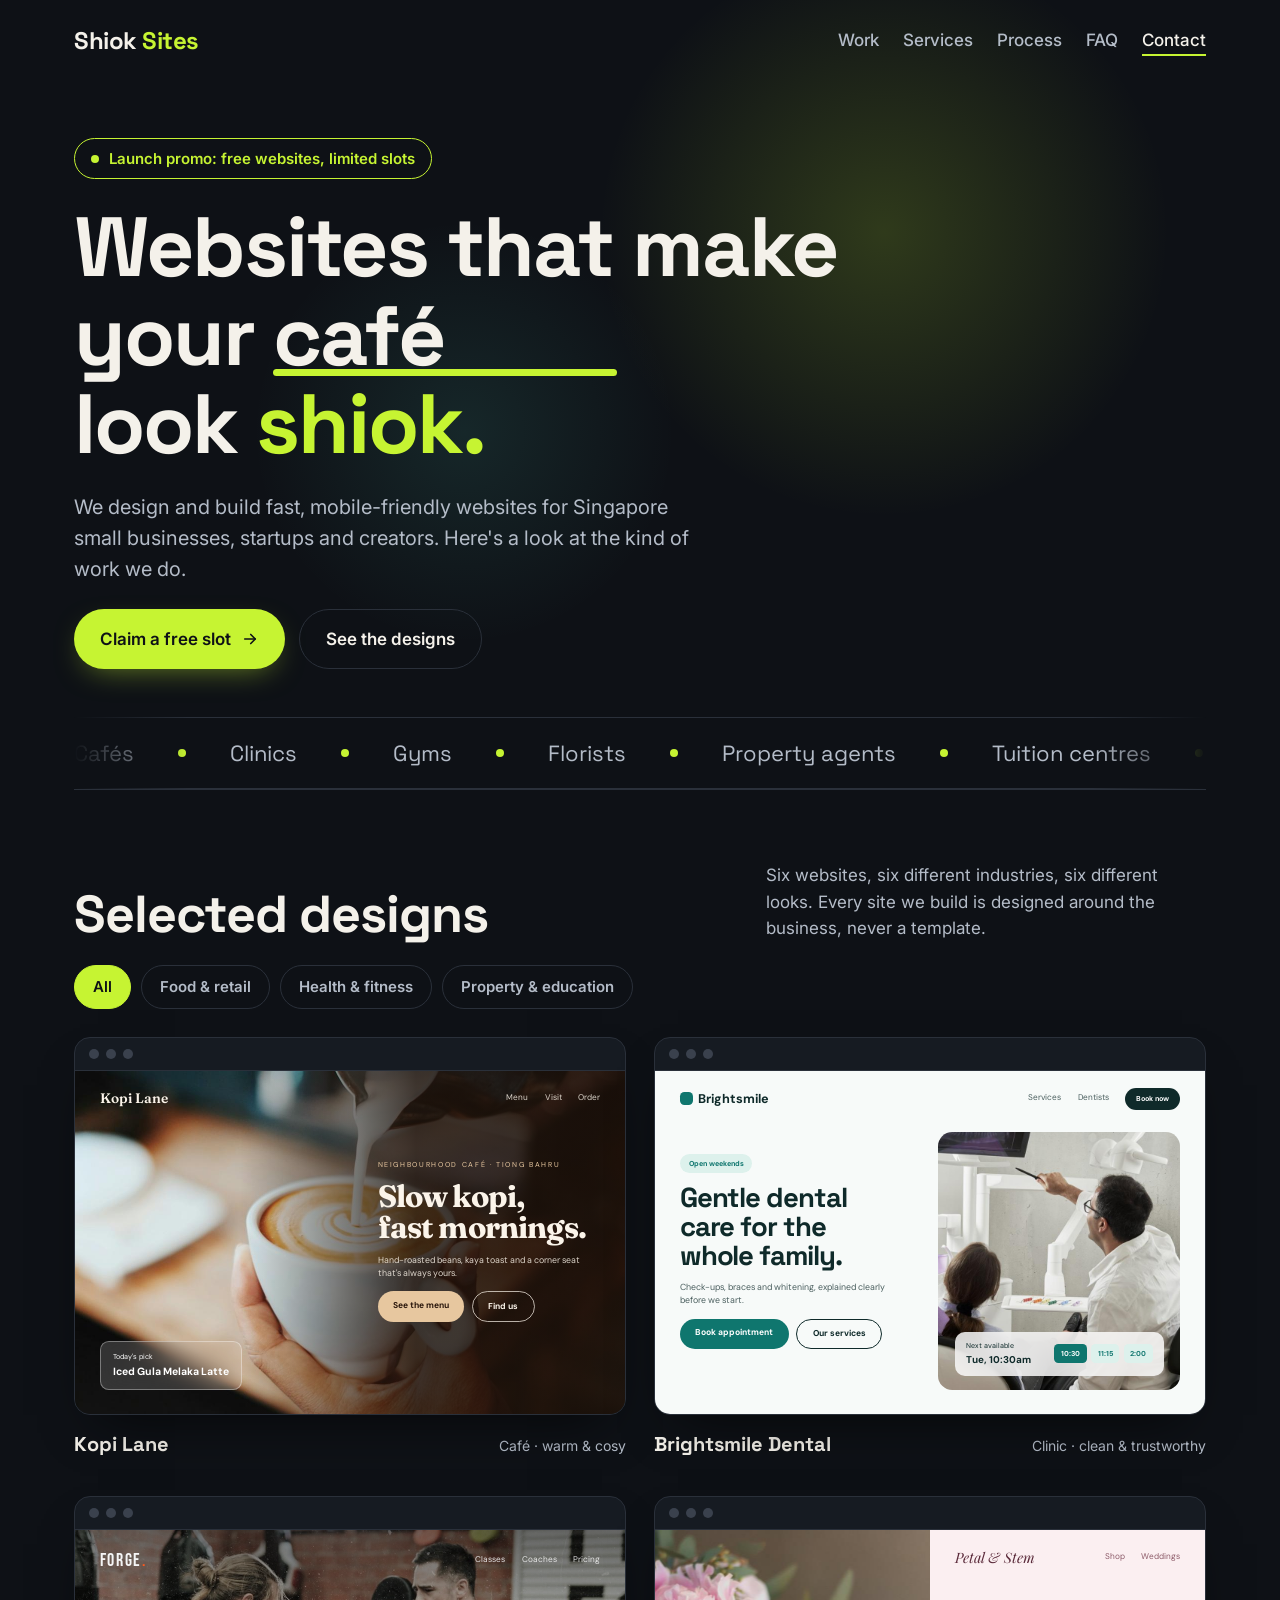
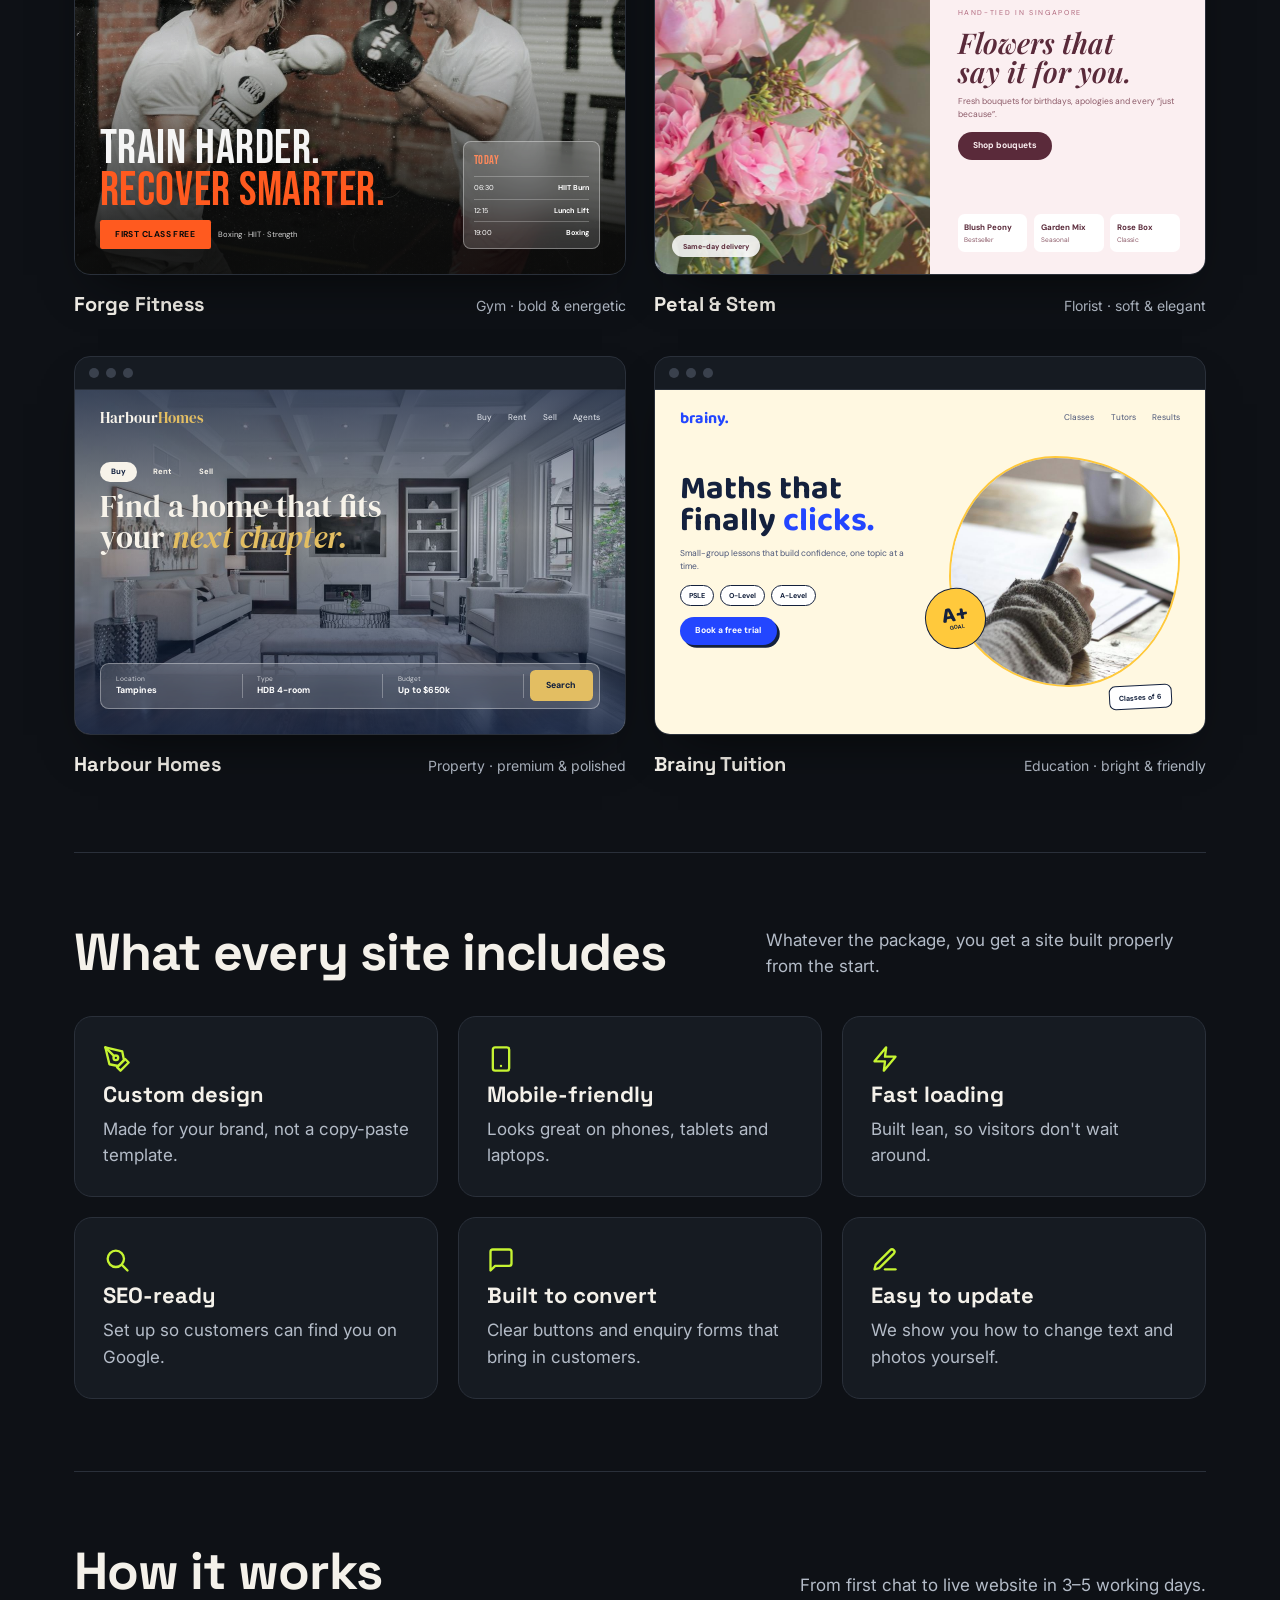
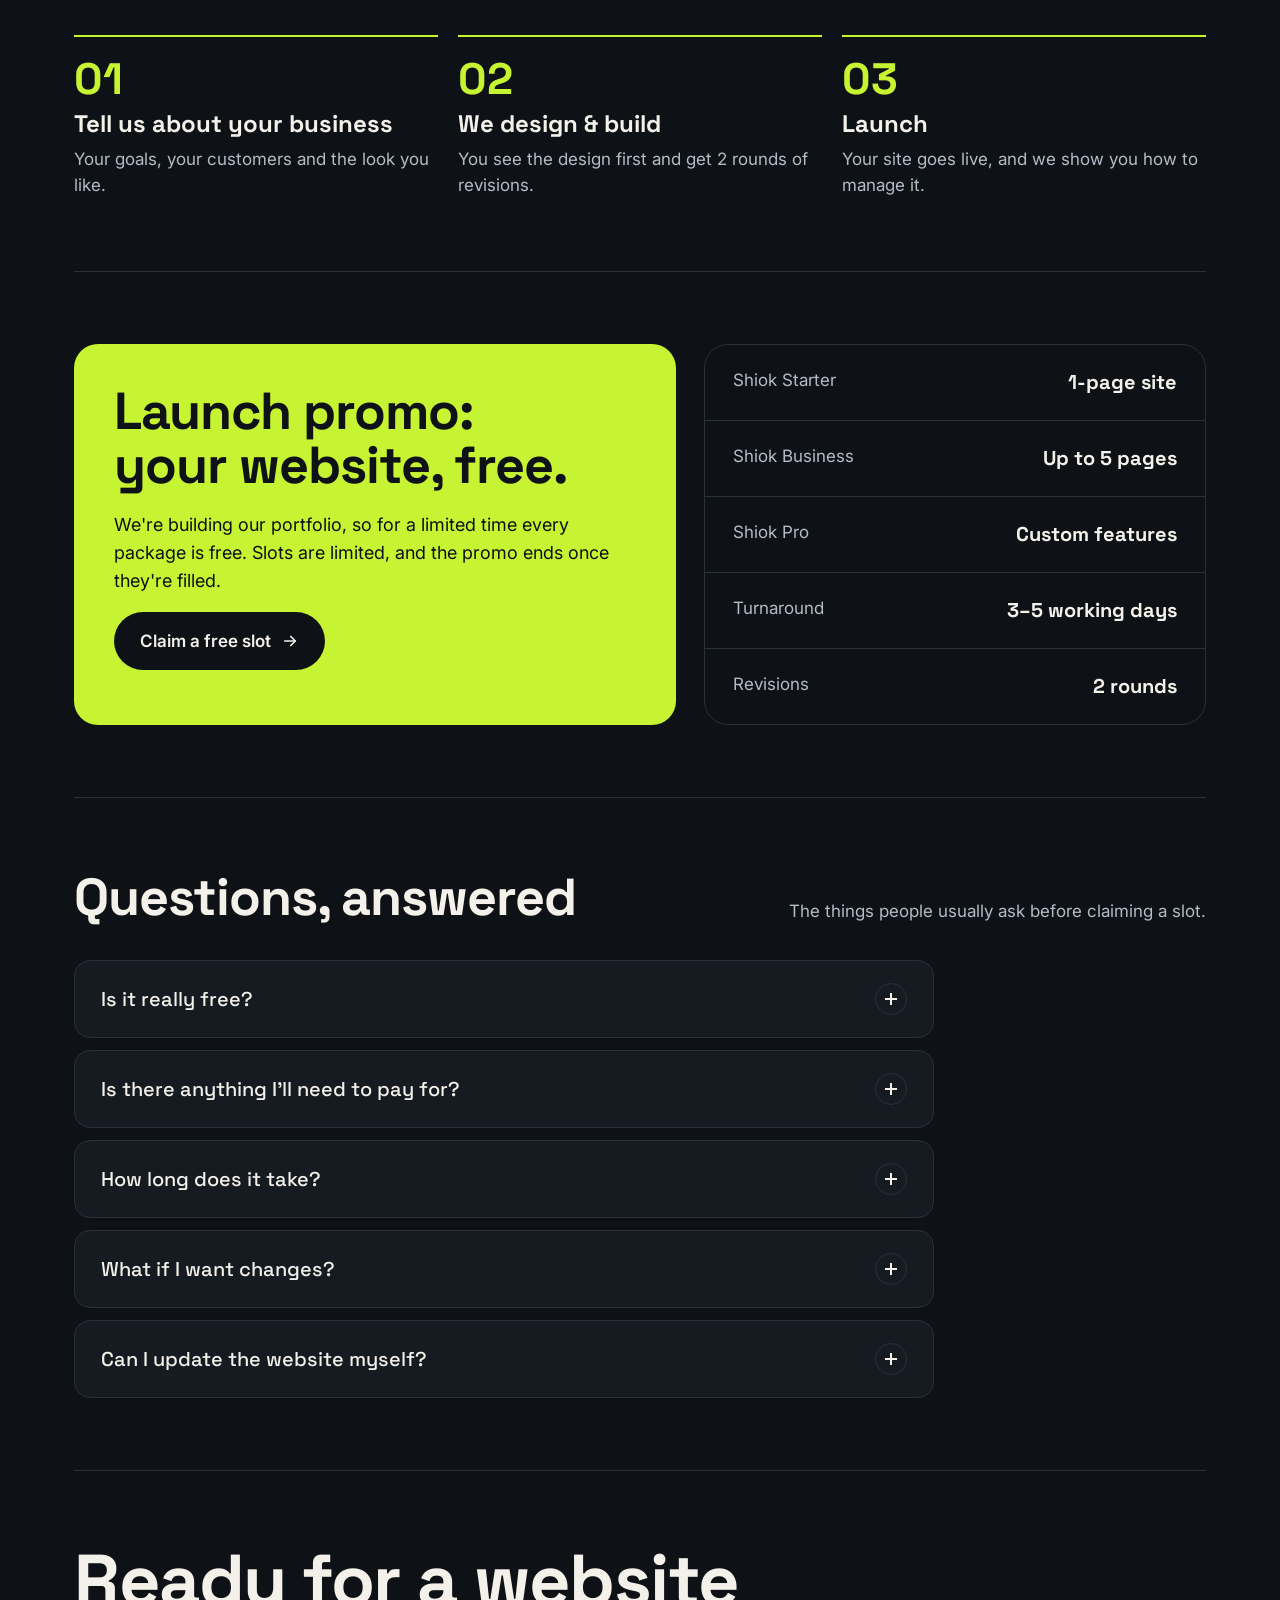
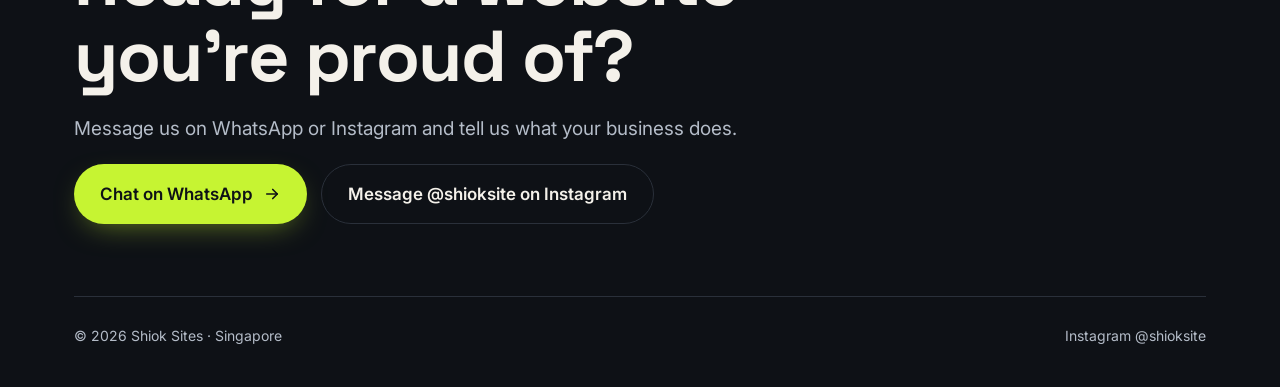
<file: index.html>
<!DOCTYPE html>
<html lang="en">
<head>
<meta charset="utf-8">
<meta name="viewport" content="width=device-width, initial-scale=1">
<title>Shiok Sites Portfolio</title>
<link rel="preconnect" href="https://fonts.googleapis.com">
<link rel="preconnect" href="https://fonts.gstatic.com" crossorigin>
<link href="https://fonts.googleapis.com/css2?family=Space+Grotesk:wght@500;700&amp;family=Inter:wght@400;500;600&amp;family=Fraunces:opsz,wght@9..144,600&amp;family=DM+Sans:wght@400;700&amp;family=Bebas+Neue&amp;family=Playfair+Display:ital,wght@1,600&amp;family=DM+Serif+Display&amp;family=Baloo+2:wght@700&amp;display=swap" rel="stylesheet">
<style>
:root{
  /* Shiok Sites brand: dark ground, cream text, lime accent. Layout: one long page, work first. */
  --ink:#0E1116;
  --panel:#161B22;
  --line:#2A303A;
  --text:#F4F1EA;
  --muted:#B4BCC8;
  --lime:#C6F432;
  --display:'Space Grotesk', system-ui, sans-serif;
  --body:'Inter', system-ui, sans-serif;
  color-scheme: dark;
}
*{box-sizing:border-box}
html{scroll-behavior:smooth}
@media (prefers-reduced-motion: reduce){html{scroll-behavior:auto}}
body{margin:0;background:var(--ink);color:var(--text);font-family:var(--body);font-size:17px;line-height:1.55}
a{color:var(--lime)}
a:focus-visible,button:focus-visible{outline:3px solid var(--lime);outline-offset:3px;border-radius:8px}
h1,h2,h3{font-family:var(--display);text-wrap:balance;margin:0;line-height:1.05}
.wrap{max-width:1180px;margin:0 auto;padding:0 24px}

/* nav */
.nav{display:flex;justify-content:space-between;align-items:center;gap:16px;padding:22px 0;flex-wrap:wrap}
.logo{font-family:var(--display);font-weight:700;font-size:24px;letter-spacing:-.5px;color:var(--text);text-decoration:none}
.logo span{color:var(--lime)}
.nav ul{display:flex;gap:24px;list-style:none;margin:0;padding:0;flex-wrap:wrap}
.nav ul a{color:var(--muted);text-decoration:none;font-weight:500}
.nav ul a:hover{color:var(--text)}

/* hero */
.hero{padding:56px 0 40px;display:flex;flex-direction:column;gap:24px;max-width:860px}
.promo{align-self:flex-start;display:inline-flex;gap:10px;align-items:center;padding:8px 16px;border:1.5px solid var(--lime);border-radius:999px;color:var(--lime);font-weight:600;font-size:15px}
.promo i{width:8px;height:8px;border-radius:50%;background:var(--lime)}
.hero h1{font-size:clamp(44px,7vw,84px);letter-spacing:-2px}
.hero h1 em{font-style:normal;color:var(--lime)}
.hero p{font-size:20px;color:var(--muted);max-width:620px;margin:0}
.ctas{display:flex;gap:14px;flex-wrap:wrap}
.btn{display:inline-flex;align-items:center;gap:10px;padding:16px 26px;border-radius:999px;font-weight:600;text-decoration:none;font-size:17px}
.btn-main{background:var(--lime);color:var(--ink)}
.btn-main:hover{background:#d8fa6a}
.btn-ghost{border:1.5px solid var(--line);color:var(--text)}
.btn-ghost:hover{border-color:var(--muted)}

section{padding:72px 0;border-top:1px solid var(--line)}
.head{display:flex;justify-content:space-between;align-items:flex-end;gap:24px;flex-wrap:wrap;margin-bottom:36px}
.head h2{font-size:clamp(34px,4.5vw,52px);letter-spacing:-1px}
.head p{color:var(--muted);max-width:440px;margin:0}

/* work grid */
.work{display:grid;grid-template-columns:repeat(2,minmax(0,1fr));gap:36px 28px}
@media (max-width:760px){.work{grid-template-columns:1fr}}
figure{margin:0;display:flex;flex-direction:column;gap:14px}
.browser{border:1.5px solid var(--line);border-radius:16px;overflow:hidden;background:var(--panel);box-shadow:0 24px 50px -24px rgba(0,0,0,.7)}
.bar{display:flex;align-items:center;gap:7px;padding:11px 14px;border-bottom:1.5px solid var(--line)}
.bar b{width:10px;height:10px;border-radius:50%;background:#3A414D}
.screen{aspect-ratio:16/10;container-type:inline-size;position:relative;overflow:hidden}
figcaption{display:flex;justify-content:space-between;align-items:baseline;gap:12px;flex-wrap:wrap}
figcaption strong{font-family:var(--display);font-size:20px}
figcaption small{color:var(--muted);font-size:14px}
.note{margin-top:28px;color:var(--muted);font-size:14px}

/* shared mock pieces (sized to the mock's width) */
.screen img.ph{position:absolute;inset:0;width:100%;height:100%;object-fit:cover;display:block}
.mnav{position:absolute;top:0;left:0;right:0;display:flex;justify-content:space-between;align-items:center;padding:3cqw 4.5cqw;z-index:3}
.mlinks{display:flex;gap:3cqw;font-size:1.5cqw;align-items:center}
.mbtn{display:inline-block;padding:1.4cqw 2.8cqw;border-radius:999px;font-size:1.55cqw;font-weight:700;white-space:nowrap}
.glass{background:rgba(255,255,255,.16);border:.15cqw solid rgba(255,255,255,.35);backdrop-filter:blur(14px);-webkit-backdrop-filter:blur(14px);color:#fff}
.layer{position:absolute;inset:0}

/* 1 cafe: full-bleed photo, copy on the right */
.cafe{font-family:'DM Sans',sans-serif;color:#FBF4EA}
.cafe img.ph{object-position:20% 50%}
.cafe .layer{background:linear-gradient(90deg,rgba(28,16,9,0) 30%,rgba(28,16,9,.82) 62%)}
.cafe .brand{font-family:'Fraunces',serif;font-size:2.5cqw;font-weight:600}
.cafe .mlinks{color:rgba(251,244,234,.85)}
.cafe .copy{position:absolute;right:5cqw;top:16cqw;width:40cqw;display:flex;flex-direction:column;gap:2cqw;z-index:2}
.cafe .eyebrow{font-size:1.3cqw;letter-spacing:.3cqw;text-transform:uppercase;color:#E7C79F}
.cafe h3{font-family:'Fraunces',serif;font-size:5.6cqw;line-height:1;letter-spacing:-.15cqw}
.cafe p{margin:0;font-size:1.6cqw;line-height:1.5;color:rgba(251,244,234,.85)}
.cafe .row{display:flex;gap:1.4cqw}
.cafe .solid{background:#E7C79F;color:#2A170C}
.cafe .ghost{border:.2cqw solid rgba(251,244,234,.7)}
.cafe .pick{position:absolute;left:4.5cqw;bottom:4.5cqw;border-radius:1.6cqw;padding:1.6cqw 2.2cqw;display:flex;flex-direction:column;gap:.4cqw;font-size:1.3cqw;z-index:2}
.cafe .pick b{font-size:1.9cqw}

/* 2 dental: split with photo card */
.dental{background:#F7FAF9;color:#0F2A2A;font-family:'DM Sans',sans-serif}
.dental .brand{font-weight:700;font-size:2.3cqw;display:flex;align-items:center;gap:1cqw}
.dental .brand i{width:2.4cqw;height:2.4cqw;border-radius:.8cqw;background:#0F766E}
.dental .mlinks{color:#4B5F5F}
.dental .mlinks .mbtn{background:#0F2A2A;color:#fff;font-size:1.3cqw;padding:1cqw 2cqw}
.dental .copy{position:absolute;left:4.5cqw;top:15cqw;width:40cqw;display:flex;flex-direction:column;gap:2cqw}
.dental .pill{align-self:flex-start;font-size:1.3cqw;font-weight:700;color:#0F766E;background:#DDF1EC;padding:.8cqw 1.6cqw;border-radius:999px}
.dental h3{font-weight:700;font-size:5cqw;line-height:1.04;letter-spacing:-.2cqw}
.dental p{margin:0;font-size:1.6cqw;line-height:1.5;color:#4B5F5F}
.dental .row{display:flex;gap:1.4cqw}
.dental .solid{background:#0F766E;color:#fff}
.dental .out{border:.2cqw solid #0F2A2A;color:#0F2A2A}
.dental .photo{position:absolute;right:4.5cqw;top:11cqw;bottom:4.5cqw;width:44cqw;border-radius:2.6cqw;overflow:hidden}
.dental .photo img.ph{object-position:60% 50%}
.dental .book{position:absolute;left:3cqw;bottom:2.6cqw;right:3cqw;border-radius:1.8cqw;padding:1.6cqw 2cqw;display:flex;justify-content:space-between;align-items:center;font-size:1.3cqw;z-index:2;background:rgba(255,255,255,.82);border:0;color:#0F2A2A}
.dental .book b{display:block;font-size:1.8cqw}
.dental .slot{display:flex;gap:.8cqw}
.dental .slot span{padding:.7cqw 1.2cqw;border-radius:.8cqw;background:#0F766E;color:#fff;font-weight:700}
.dental .slot span+span{background:#DDF1EC;color:#0F766E}

/* 3 gym: full-bleed dark photo */
.gym{font-family:'DM Sans',sans-serif;color:#F5F5F5}
.gym img.ph{object-position:50% 30%;filter:grayscale(.35) contrast(1.1)}
.gym .layer{background:linear-gradient(180deg,rgba(10,10,10,.55) 0%,rgba(10,10,10,.15) 35%,rgba(10,10,10,.92) 92%)}
.gym .brand{font-family:'Bebas Neue',Impact,sans-serif;font-size:3.2cqw;letter-spacing:.3cqw}
.gym .brand span{color:#FF5A1F}
.gym .mlinks{color:#E5E5E5}
.gym .copy{position:absolute;left:4.5cqw;bottom:4.5cqw;display:flex;flex-direction:column;gap:1.6cqw;width:58cqw;z-index:2}
.gym h3{font-family:'Bebas Neue',Impact,'Arial Narrow',sans-serif;font-weight:400;font-size:8.6cqw;line-height:.88;letter-spacing:.1cqw}
.gym h3 span{color:#FF5A1F}
.gym .row{display:flex;gap:1.4cqw;align-items:center}
.gym .solid{background:#FF5A1F;color:#0B0B0B;border-radius:.4cqw;letter-spacing:.08cqw}
.gym .row small{font-size:1.4cqw;color:#D4D4D4}
.gym .sched{position:absolute;right:4.5cqw;bottom:4.5cqw;width:25cqw;border-radius:1.4cqw;padding:1.8cqw;display:flex;flex-direction:column;gap:1cqw;z-index:2}
.gym .sched em{font-style:normal;font-family:'Bebas Neue',Impact,sans-serif;font-size:2.2cqw;letter-spacing:.1cqw;color:#FF8A5C}
.gym .sched div{display:flex;justify-content:space-between;font-size:1.3cqw;border-top:.12cqw solid rgba(255,255,255,.25);padding-top:.9cqw}

/* 4 florist: photo left, panel right */
.florist{background:#FBEFF1;color:#5A2A3A;font-family:'DM Sans',sans-serif}
.florist .photo{position:absolute;left:0;top:0;bottom:0;width:50cqw}
.florist .mnav{left:50cqw}
.florist .brand{font-family:'Playfair Display',serif;font-style:italic;font-size:2.6cqw}
.florist .mlinks{color:#8C5A68}
.florist .copy{position:absolute;left:55cqw;right:4.5cqw;top:14cqw;display:flex;flex-direction:column;gap:1.8cqw}
.florist .eyebrow{font-size:1.3cqw;letter-spacing:.3cqw;text-transform:uppercase;color:#B0697E}
.florist h3{font-family:'Playfair Display',serif;font-style:italic;font-weight:600;font-size:5.2cqw;line-height:1.02}
.florist p{margin:0;font-size:1.55cqw;line-height:1.5;color:#8C5A68}
.florist .solid{background:#5A2A3A;color:#FBEFF1;align-self:flex-start}
.florist .items{position:absolute;left:55cqw;right:4.5cqw;bottom:4cqw;display:grid;grid-template-columns:repeat(3,minmax(0,1fr));gap:1.2cqw}
.florist .items div{background:#fff;border-radius:1.2cqw;padding:1.2cqw;display:flex;flex-direction:column;gap:.3cqw;font-size:1.2cqw;color:#8C5A68}
.florist .items b{font-size:1.45cqw;color:#5A2A3A}
.florist .float{position:absolute;left:3cqw;bottom:3cqw;border-radius:999px;padding:1cqw 2cqw;font-size:1.3cqw;font-weight:700;z-index:2;background:rgba(255,255,255,.85);color:#5A2A3A;border:0}

/* 5 realty: interior photo, search over it */
.realty{font-family:'DM Sans',sans-serif;color:#F7F3EA}
.realty .layer{background:linear-gradient(180deg,rgba(15,30,61,.7) 0%,rgba(15,30,61,.2) 40%,rgba(15,30,61,.85) 100%)}
.realty .brand{font-family:'DM Serif Display',serif;font-size:2.7cqw}
.realty .brand span{color:#E3BE62}
.realty .mlinks{color:#E6E9F0}
.realty .copy{position:absolute;left:4.5cqw;top:13cqw;width:56cqw;display:flex;flex-direction:column;gap:1.6cqw;z-index:2}
.realty h3{font-family:'DM Serif Display',serif;font-weight:400;font-size:5.6cqw;line-height:1.02}
.realty h3 em{font-style:italic;color:#E3BE62}
.realty .tabs{display:flex;gap:1cqw;font-size:1.4cqw;font-weight:700}
.realty .tabs span{padding:.8cqw 2cqw;border-radius:999px}
.realty .tabs span:first-child{background:#F7F3EA;color:#0F1E3D}
.realty .search{position:absolute;left:4.5cqw;right:4.5cqw;bottom:4.5cqw;border-radius:1.6cqw;display:grid;grid-template-columns:repeat(3,minmax(0,1fr)) auto;align-items:center;padding:1.2cqw;gap:1cqw;z-index:2}
.realty .search div{display:flex;flex-direction:column;padding:0 1.6cqw;border-right:.12cqw solid rgba(255,255,255,.3);font-size:1.2cqw;color:rgba(255,255,255,.75)}
.realty .search div b{font-size:1.6cqw;color:#fff}
.realty .search > span{background:#E3BE62;color:#0F1E3D;font-weight:700;font-size:1.6cqw;padding:1.6cqw 3cqw;border-radius:1cqw}

/* 6 tuition: copy left, photo in a soft shape */
.tuition{background:#FFF8E1;color:#14213D;font-family:'DM Sans',sans-serif}
.tuition .brand{font-family:'Baloo 2',sans-serif;font-weight:700;font-size:2.9cqw;color:#2346FF}
.tuition .mlinks{color:#4A5578}
.tuition .copy{position:absolute;left:4.5cqw;top:15cqw;width:44cqw;display:flex;flex-direction:column;gap:2cqw}
.tuition h3{font-family:'Baloo 2',sans-serif;font-weight:700;font-size:6cqw;line-height:.98}
.tuition h3 span{color:#2346FF}
.tuition p{margin:0;font-size:1.55cqw;line-height:1.5;color:#4A5578}
.tuition .chips{display:flex;gap:1cqw}
.tuition .chips span{padding:.7cqw 1.5cqw;border-radius:999px;background:#fff;border:.18cqw solid #14213D;font-size:1.3cqw;font-weight:700}
.tuition .solid{background:#2346FF;color:#fff;align-self:flex-start;box-shadow:.5cqw .5cqw 0 #14213D}
.tuition .photo{position:absolute;right:4.5cqw;top:12cqw;width:42cqw;height:42cqw;border-radius:46% 54% 48% 52% / 52% 44% 56% 48%;overflow:hidden;border:.5cqw solid #FFC93C}
.tuition .sticker{position:absolute;right:40cqw;top:36cqw;width:11cqw;height:11cqw;border-radius:50%;background:#FFC93C;color:#14213D;display:flex;flex-direction:column;align-items:center;justify-content:center;font-family:'Baloo 2',sans-serif;font-weight:700;font-size:4cqw;line-height:.9;transform:rotate(-10deg);border:.25cqw solid #14213D;z-index:2}
.tuition .sticker small{font-family:'DM Sans',sans-serif;font-size:1cqw}
.tuition .badge{position:absolute;right:6cqw;bottom:4.5cqw;background:#fff;border:.18cqw solid #14213D;border-radius:1.2cqw;padding:1cqw 1.6cqw;font-size:1.3cqw;font-weight:700;transform:rotate(-3deg);z-index:2}

/* services */
.grid3{display:grid;grid-template-columns:repeat(3,minmax(0,1fr));gap:20px}
@media (max-width:860px){.grid3{grid-template-columns:repeat(2,minmax(0,1fr))}}
@media (max-width:540px){.grid3{grid-template-columns:1fr}}
.feat{padding:28px;border:1.5px solid var(--line);border-radius:18px;background:var(--panel);display:flex;flex-direction:column;gap:10px}
.feat svg{color:var(--lime)}
.feat h3{font-size:22px}
.feat p{margin:0;color:var(--muted)}


/* process */
.steps{display:grid;grid-template-columns:repeat(3,minmax(0,1fr));gap:20px;counter-reset:s}
@media (max-width:760px){.steps{grid-template-columns:1fr}}
.step{display:flex;flex-direction:column;gap:10px;padding-top:20px;border-top:2px solid var(--lime)}
.step b{font-family:var(--display);font-size:44px;color:var(--lime);line-height:1}
.step h3{font-size:24px}
.step p{margin:0;color:var(--muted)}

/* offer */
.offer{display:grid;grid-template-columns:minmax(0,1.2fr) minmax(0,1fr);gap:28px;align-items:stretch}
@media (max-width:860px){.offer{grid-template-columns:1fr}}
.deal{background:var(--lime);color:var(--ink);border-radius:24px;padding:40px;display:flex;flex-direction:column;gap:18px}
.deal h2{font-size:clamp(34px,4.5vw,52px);letter-spacing:-1px}
.deal p{margin:0;font-size:18px}
.deal .btn{background:var(--ink);color:var(--text);align-self:flex-start}
.facts{display:flex;flex-direction:column;border:1.5px solid var(--line);border-radius:24px;overflow:hidden}
.facts div{display:flex;justify-content:space-between;gap:16px;padding:22px 28px;border-bottom:1.5px solid var(--line)}
.facts div:last-child{border-bottom:0}
.facts span{color:var(--muted)}
.facts b{font-family:var(--display);font-size:20px;text-align:right}

/* contact */
.contact{text-align:left;display:flex;flex-direction:column;gap:20px;align-items:flex-start}
.contact h2{font-size:clamp(40px,6vw,72px);letter-spacing:-1.5px;max-width:800px}
.contact p{color:var(--muted);font-size:19px;margin:0}
footer{padding:28px 0 40px;border-top:1px solid var(--line);color:var(--muted);font-size:14px;display:flex;justify-content:space-between;gap:12px;flex-wrap:wrap}

/* ===== motion & interactivity ===== */
body{position:relative;overflow-x:clip}
.progress{position:fixed;top:0;left:0;height:3px;width:100%;background:var(--lime);transform-origin:0 50%;transform:scaleX(0);z-index:100}
.nav{position:sticky;top:0;z-index:60;margin:0 -24px;padding:22px 24px;transition:padding .35s ease,background .35s ease,border-color .35s ease;border-bottom:1px solid transparent}
.nav.scrolled{padding:14px 24px;background:rgba(14,17,22,.72);backdrop-filter:blur(16px) saturate(1.4);-webkit-backdrop-filter:blur(16px) saturate(1.4);border-bottom-color:var(--line)}
.nav ul a{position:relative;transition:color .25s}
.nav ul a::after{content:"";position:absolute;left:0;right:0;bottom:-6px;height:2px;background:var(--lime);transform:scaleX(0);transform-origin:0 50%;transition:transform .35s cubic-bezier(.2,.8,.2,1)}
.nav ul a:hover::after,.nav ul a.active::after{transform:scaleX(1)}
.nav ul a.active{color:var(--text)}
.logo span{display:inline-block;transition:transform .4s cubic-bezier(.2,.8,.2,1)}
.logo:hover span{transform:translateY(-2px) rotate(-3deg)}

.hero{position:relative;isolation:isolate}
.glow{position:absolute;z-index:-1;width:620px;height:620px;border-radius:50%;background:radial-gradient(circle,rgba(198,244,50,.18),rgba(198,244,50,0) 65%);top:-160px;right:-260px;animation:drift 14s ease-in-out infinite alternate;pointer-events:none}
.glow.two{width:460px;height:460px;top:120px;right:240px;background:radial-gradient(circle,rgba(94,234,212,.10),rgba(94,234,212,0) 65%);animation-duration:18s;animation-direction:alternate-reverse}
@keyframes drift{to{transform:translate(-120px,80px) scale(1.15)}}
.rot{display:inline-grid;vertical-align:bottom}
.rot span{grid-area:1/1;color:var(--text);position:relative;transition:transform .6s cubic-bezier(.2,.8,.2,1),opacity .6s;white-space:nowrap}
.rot span::after{content:"";position:absolute;left:0;right:0;bottom:.04em;height:.09em;background:var(--lime);border-radius:4px}
.rot span.out{opacity:0;transform:translateY(-40%) rotateX(40deg)}
.rot span.in-wait{opacity:0;transform:translateY(40%) rotateX(-40deg)}
.hero h1 em{display:inline-block;animation:pop 3.2s ease-in-out infinite}
@keyframes pop{0%,100%{transform:none}50%{transform:translateY(-4px) rotate(-2deg)}}
.promo i{animation:pulse 1.8s ease-out infinite}
@keyframes pulse{0%{box-shadow:0 0 0 0 rgba(198,244,50,.6)}100%{box-shadow:0 0 0 10px rgba(198,244,50,0)}}

.btn{transition:transform .25s cubic-bezier(.2,.8,.2,1),background .25s,border-color .25s,box-shadow .25s;will-change:transform}
.btn-main{box-shadow:0 10px 30px -12px rgba(198,244,50,.55)}
.btn-main:hover{box-shadow:0 16px 40px -12px rgba(198,244,50,.7)}
.btn svg{transition:transform .25s}
.btn:hover svg{transform:translateX(4px)}

.marquee{border-top:1px solid var(--line);border-bottom:1px solid var(--line);overflow:hidden;padding:18px 0;margin:8px 0 0;-webkit-mask-image:linear-gradient(90deg,transparent,#000 10%,#000 90%,transparent);mask-image:linear-gradient(90deg,transparent,#000 10%,#000 90%,transparent)}
.marquee .track{display:flex;gap:44px;width:max-content;animation:marq 38s linear infinite}
.marquee:hover .track{animation-play-state:paused}
.marquee span{font-family:var(--display);font-size:22px;color:var(--muted);display:flex;align-items:center;gap:44px;white-space:nowrap}
.marquee span::after{content:"";width:8px;height:8px;border-radius:50%;background:var(--lime)}
@keyframes marq{to{transform:translateX(-50%)}}

.filters{display:flex;gap:10px;flex-wrap:wrap;margin:-12px 0 28px}
.filters button{font:inherit;font-weight:600;font-size:15px;color:var(--muted);background:transparent;border:1.5px solid var(--line);border-radius:999px;padding:9px 18px;cursor:pointer;transition:all .25s}
.filters button:hover{color:var(--text);border-color:var(--muted)}
.filters button[aria-pressed="true"]{background:var(--lime);color:var(--ink);border-color:var(--lime)}
.work figure{transition:opacity .4s ease,transform .4s cubic-bezier(.2,.8,.2,1)}
.work figure.hiding{opacity:0;transform:scale(.96)}
.work figure[hidden]{display:none}
.work figure{cursor:zoom-in;perspective:1200px}
.browser{transition:transform .5s cubic-bezier(.2,.8,.2,1),box-shadow .5s,border-color .4s;transform-style:preserve-3d;position:relative}
.browser::after{content:"";position:absolute;inset:0;border-radius:inherit;pointer-events:none;background:radial-gradient(600px circle at var(--mx,50%) var(--my,50%),rgba(255,255,255,.14),transparent 40%);opacity:0;transition:opacity .4s;z-index:5}
figure:hover .browser{border-color:#3A414D;box-shadow:0 40px 80px -30px rgba(0,0,0,.85),0 0 0 1px rgba(198,244,50,.12)}
figure:hover .browser::after{opacity:1}
.screen img.ph{transition:transform 1.2s cubic-bezier(.2,.8,.2,1)}
figure:hover .screen img.ph{transform:scale(1.05)}
.view{display:inline-flex;align-items:center;gap:6px;color:var(--lime);font-size:14px;font-weight:600;opacity:0;transform:translateX(-6px);transition:all .3s}
figure:hover .view,figure:focus-visible .view{opacity:1;transform:none}
figure:focus-visible{outline:3px solid var(--lime);outline-offset:6px;border-radius:18px}

.lightbox{border:0;padding:0;background:transparent;max-width:min(1200px,94vw);width:94vw;color:var(--text);overflow:visible}
.lightbox::backdrop{background:rgba(6,8,11,.82);backdrop-filter:blur(8px);-webkit-backdrop-filter:blur(8px)}
.lightbox[open]{animation:lbin .45s cubic-bezier(.2,.8,.2,1)}
@keyframes lbin{from{opacity:0;transform:translateY(24px) scale(.97)}}
.lb-stage .browser{box-shadow:0 60px 120px -40px rgba(0,0,0,.9)}
.lb-bar{display:flex;justify-content:space-between;align-items:center;gap:16px;margin-top:18px;flex-wrap:wrap}
.lb-bar strong{font-family:var(--display);font-size:24px}
.lb-bar small{color:var(--muted);display:block}
.lb-ctrl{display:flex;gap:10px}
.lb-ctrl button{width:48px;height:48px;border-radius:50%;border:1.5px solid var(--line);background:var(--panel);color:var(--text);cursor:pointer;display:flex;align-items:center;justify-content:center;transition:all .25s}
.lb-ctrl button:hover{background:var(--lime);color:var(--ink);border-color:var(--lime)}

.reveal{transition:transform .9s cubic-bezier(.2,.8,.2,1),opacity .9s ease}
.reveal.pre{transform:translateY(28px);opacity:.25}

.step{position:relative;border-top-color:var(--line)}
.step::before{content:"";position:absolute;top:-2px;left:0;height:2px;width:100%;background:var(--lime);transform:scaleX(0);transform-origin:0 50%;transition:transform 1s cubic-bezier(.2,.8,.2,1)}
.step.on::before{transform:scaleX(1)}
.step:nth-child(2)::before{transition-delay:.25s}
.step:nth-child(3)::before{transition-delay:.5s}
.feat{transition:transform .35s cubic-bezier(.2,.8,.2,1),border-color .35s,background .35s}
.feat:hover{transform:translateY(-6px);border-color:#3A414D;background:#1A2029}
.feat svg{transition:transform .5s cubic-bezier(.2,.8,.2,1)}
.feat:hover svg{transform:rotate(-8deg) scale(1.12)}
.deal{position:relative;overflow:hidden}
.deal::after{content:"";position:absolute;top:0;left:-60%;width:40%;height:100%;background:linear-gradient(100deg,transparent,rgba(255,255,255,.45),transparent);transform:skewX(-18deg);animation:shine 4.5s ease-in-out infinite}
@keyframes shine{0%,60%{left:-60%}100%{left:130%}}
.facts div{transition:background .25s}
.facts div:hover{background:#161B22}

.faq{display:flex;flex-direction:column;gap:12px;max-width:860px}
.faq details{border:1.5px solid var(--line);border-radius:16px;background:var(--panel);overflow:hidden;transition:border-color .3s}
.faq details[open]{border-color:#3A414D}
.faq summary{list-style:none;cursor:pointer;padding:22px 26px;display:flex;justify-content:space-between;align-items:center;gap:16px;font-family:var(--display);font-weight:500;font-size:20px}
.faq summary::-webkit-details-marker{display:none}
.faq summary i{flex:none;width:32px;height:32px;border-radius:50%;border:1.5px solid var(--line);position:relative;transition:transform .35s,background .35s,border-color .35s}
.faq summary i::before,.faq summary i::after{content:"";position:absolute;left:50%;top:50%;width:12px;height:2px;background:var(--text);transform:translate(-50%,-50%)}
.faq summary i::after{transform:translate(-50%,-50%) rotate(90deg);transition:transform .35s}
.faq details[open] summary i{background:var(--lime);border-color:var(--lime);transform:rotate(180deg)}
.faq details[open] summary i::before,.faq details[open] summary i::after{background:var(--ink)}
.faq details[open] summary i::after{transform:translate(-50%,-50%) rotate(0)}
.faq .ans{padding:0 26px 22px;color:var(--muted);max-width:680px}
.faq .ans p{margin:0}

.cursor-dot{position:fixed;left:0;top:0;width:34px;height:34px;border-radius:50%;border:1.5px solid var(--lime);pointer-events:none;z-index:90;transform:translate(-50%,-50%);transition:width .25s,height .25s,background .25s,opacity .25s;opacity:0;mix-blend-mode:difference}
.cursor-dot.big{width:64px;height:64px;background:rgba(198,244,50,.15)}
@media (hover:none){.cursor-dot{display:none}}

@media (prefers-reduced-motion: reduce){
  *,*::before,*::after{animation:none!important;transition:none!important}
  .reveal.pre{transform:none;opacity:1}
  .cursor-dot{display:none}
}

/* ===== mobile ===== */
.menu-btn{display:none}
@media (max-width:720px){
.nav{flex-wrap:nowrap}
.menu-btn{display:inline-flex;align-items:center;justify-content:center;width:44px;height:44px;border-radius:50%;border:1.5px solid var(--line);background:var(--panel);color:var(--text);cursor:pointer}
.menu-btn span{position:relative;width:18px;height:2px;background:currentColor;transition:background .2s}
.menu-btn span::before,.menu-btn span::after{content:"";position:absolute;left:0;width:18px;height:2px;background:currentColor;transition:transform .3s}
.menu-btn span::before{top:-6px}
.menu-btn span::after{top:6px}
.nav.open .menu-btn span{background:transparent}
.nav.open .menu-btn span::before{transform:translateY(6px) rotate(45deg)}
.nav.open .menu-btn span::after{transform:translateY(-6px) rotate(-45deg)}
.nav.open{background:rgba(14,17,22,.97);border-bottom-color:var(--line)}
.nav nav{position:absolute;left:0;right:0;top:100%;background:rgba(14,17,22,.97);backdrop-filter:blur(16px);-webkit-backdrop-filter:blur(16px);border-bottom:1px solid var(--line);padding:4px 24px 20px;transform:translateY(-8px);opacity:0;visibility:hidden;transition:transform .3s,opacity .3s,visibility .3s}
.nav.open nav{transform:none;opacity:1;visibility:visible}
.nav ul{flex-direction:column;gap:0}
.nav ul a{display:block;padding:14px 0;font-size:20px;font-family:var(--display);color:var(--text);border-bottom:1px solid var(--line)}
.nav ul li:last-child a{border-bottom:0}
.nav ul a::after{display:none}
.hero{padding:28px 0 32px;gap:20px}
.hero h1{font-size:44px;letter-spacing:-1.5px}
.hero p{font-size:17px}
.ctas .btn{flex:1 1 auto;justify-content:center}
section{padding:56px 0}
.head{margin-bottom:28px}
.filters{flex-wrap:nowrap;overflow-x:auto;margin:-8px -24px 24px;padding:0 24px 4px;scrollbar-width:none}
.filters::-webkit-scrollbar{display:none}
.filters button{flex:none}
.deal{padding:28px}
.facts div{padding:18px 20px}
.faq summary{font-size:17px;padding:18px 20px}
.faq .ans{padding:0 20px 18px}
.marquee span{font-size:18px}
.glow{width:360px;height:360px;right:-180px;top:-120px}
.glow.two{display:none}
.lb-ctrl button{width:44px;height:44px}
.contact h2{font-size:40px}
footer{flex-direction:column}
}
</style>
</head>
<body>
<div class="wrap">
  <header class="nav">
    <a class="logo" href="#top" id="top">Shiok <span>Sites</span></a>
    <nav aria-label="Main" id="mainnav">
      <ul>
        <li><a href="#work">Work</a></li>
        <li><a href="#services">Services</a></li>
        <li><a href="#process">Process</a></li>
        <li><a href="#faq">FAQ</a></li>
        <li><a href="#contact">Contact</a></li>
      </ul>
    </nav>
  <button class="menu-btn" type="button" aria-label="Open menu" aria-expanded="false" aria-controls="mainnav"><span></span></button>
  </header>

  <div class="hero">
    <div class="glow" aria-hidden="true"></div><div class="glow two" aria-hidden="true"></div>
    <span class="promo"><i></i>Launch promo: free websites, limited slots</span>
    <h1>Websites that make your <span class="rot" aria-hidden="true"><span>business</span><span class="out">café</span><span class="out">clinic</span><span class="out">gym</span><span class="out">studio</span></span><span class="sr" style="position:absolute;width:1px;height:1px;overflow:hidden;clip:rect(0 0 0 0)">business</span> look <em>shiok.</em></h1>
    <p>We design and build fast, mobile-friendly websites for Singapore small businesses, startups and creators. Here's a look at the kind of work we do.</p>
    <div class="ctas">
      <a class="btn btn-main" href="https://wa.me/6594231707?text=Hi%20Shiok%20Sites!%20I%27d%20like%20to%20claim%20a%20free%20website%20slot.%20My%20business%20is%3A%20">Claim a free slot <svg width="18" height="18" viewBox="0 0 24 24" fill="none" stroke="currentColor" stroke-width="2.2" stroke-linecap="round" stroke-linejoin="round" aria-hidden="true"><path d="M5 12h14"></path><path d="M13 6l6 6-6 6"></path></svg></a>
      <a class="btn btn-ghost" href="#work">See the designs</a>
    </div>
  </div>


  <div class="marquee" aria-label="Industries we design for"><div class="track"><span>Cafés</span><span>Clinics</span><span>Gyms</span><span>Florists</span><span>Property agents</span><span>Tuition centres</span><span>Salons</span><span>Bakeries</span><span>Photographers</span><span>Home businesses</span><span aria-hidden="true">Cafés</span><span aria-hidden="true">Clinics</span><span aria-hidden="true">Gyms</span><span aria-hidden="true">Florists</span><span aria-hidden="true">Property agents</span><span aria-hidden="true">Tuition centres</span><span aria-hidden="true">Salons</span><span aria-hidden="true">Bakeries</span><span aria-hidden="true">Photographers</span><span aria-hidden="true">Home businesses</span></div></div>

  <section id="work">
    <div class="head">
      <h2>Selected designs</h2>
      <p>Six websites, six different industries, six different looks. Every site we build is designed around the business, never a template.</p>
    </div>

    <div class="filters" role="group" aria-label="Filter designs">
      <button type="button" data-f="all" aria-pressed="true">All</button>
      <button type="button" data-f="food" aria-pressed="false">Food &amp; retail</button>
      <button type="button" data-f="health" aria-pressed="false">Health &amp; fitness</button>
      <button type="button" data-f="services" aria-pressed="false">Property &amp; education</button>
    </div>
    <div class="work">
      <figure data-cat="food">
        <div class="browser">
          <div class="bar"><b></b><b></b><b></b></div>
          <div class="screen cafe" role="img" aria-label="Café website homepage with a full-width latte photo and a See the menu button">
            <img class="ph" src="cafe.jpg" alt="" loading="lazy">
            <div class="layer"></div>
            <div class="mnav"><span class="brand">Kopi Lane</span><div class="mlinks"><span>Menu</span><span>Visit</span><span>Order</span></div></div>
            <div class="copy">
              <span class="eyebrow">Neighbourhood café · Tiong Bahru</span>
              <h3>Slow kopi, fast mornings.</h3>
              <p>Hand-roasted beans, kaya toast and a corner seat that's always yours.</p>
              <div class="row"><span class="mbtn solid">See the menu</span><span class="mbtn ghost">Find us</span></div>
            </div>
            <div class="pick glass"><span>Today's pick</span><b>Iced Gula Melaka Latte</b></div>
          </div>
        </div>
        <figcaption><strong>Kopi Lane</strong><span class="view">View design →</span><small>Café · warm &amp; cosy</small></figcaption>
      </figure>

      <figure data-cat="health">
        <div class="browser">
          <div class="bar"><b></b><b></b><b></b></div>
          <div class="screen dental" role="img" aria-label="Dental clinic website homepage with a dentist photo and an appointment booking card">
            <div class="mnav"><span class="brand"><i></i>Brightsmile</span><div class="mlinks"><span>Services</span><span>Dentists</span><span class="mbtn">Book now</span></div></div>
            <div class="copy">
              <span class="pill">Open weekends</span>
              <h3>Gentle dental care for the whole family.</h3>
              <p>Check-ups, braces and whitening, explained clearly before we start.</p>
              <div class="row"><span class="mbtn solid">Book appointment</span><span class="mbtn out">Our services</span></div>
            </div>
            <div class="photo">
              <img class="ph" src="dental.jpg" alt="" loading="lazy">
              <div class="book glass"><div><span>Next available</span><b>Tue, 10:30am</b></div><div class="slot"><span>10:30</span><span>11:15</span><span>2:00</span></div></div>
            </div>
          </div>
        </div>
        <figcaption><strong>Brightsmile Dental</strong><span class="view">View design →</span><small>Clinic · clean &amp; trustworthy</small></figcaption>
      </figure>

      <figure data-cat="health">
        <div class="browser">
          <div class="bar"><b></b><b></b><b></b></div>
          <div class="screen gym" role="img" aria-label="Gym website homepage with a boxing training photo, bold headline and class schedule">
            <img class="ph" src="gym.jpg" alt="" loading="lazy">
            <div class="layer"></div>
            <div class="mnav"><span class="brand">FORGE<span>.</span></span><div class="mlinks"><span>Classes</span><span>Coaches</span><span>Pricing</span></div></div>
            <div class="copy">
              <h3>Train harder.<br><span>Recover smarter.</span></h3>
              <div class="row"><span class="mbtn solid">FIRST CLASS FREE</span><small>Boxing · HIIT · Strength</small></div>
            </div>
            <div class="sched glass">
              <em>TODAY</em>
              <div><span>06:30</span><b>HIIT Burn</b></div>
              <div><span>12:15</span><b>Lunch Lift</b></div>
              <div><span>19:00</span><b>Boxing</b></div>
            </div>
          </div>
        </div>
        <figcaption><strong>Forge Fitness</strong><span class="view">View design →</span><small>Gym · bold &amp; energetic</small></figcaption>
      </figure>

      <figure data-cat="food">
        <div class="browser">
          <div class="bar"><b></b><b></b><b></b></div>
          <div class="screen florist" role="img" aria-label="Florist website homepage with a peony bouquet photo and bestseller bouquets">
            <div class="photo"><img class="ph" src="florist.jpg" alt="" loading="lazy"><span class="float glass">Same-day delivery</span></div>
            <div class="mnav"><span class="brand">Petal &amp; Stem</span><div class="mlinks"><span>Shop</span><span>Weddings</span></div></div>
            <div class="copy">
              <span class="eyebrow">Hand-tied in Singapore</span>
              <h3>Flowers that say it for you.</h3>
              <p>Fresh bouquets for birthdays, apologies and every “just because”.</p>
              <span class="mbtn solid">Shop bouquets</span>
            </div>
            <div class="items">
              <div><b>Blush Peony</b><span>Bestseller</span></div>
              <div><b>Garden Mix</b><span>Seasonal</span></div>
              <div><b>Rose Box</b><span>Classic</span></div>
            </div>
          </div>
        </div>
        <figcaption><strong>Petal &amp; Stem</strong><span class="view">View design →</span><small>Florist · soft &amp; elegant</small></figcaption>
      </figure>

      <figure data-cat="services">
        <div class="browser">
          <div class="bar"><b></b><b></b><b></b></div>
          <div class="screen realty" role="img" aria-label="Property agency website homepage with a bright living room photo and a home search bar">
            <img class="ph" src="realty.jpg" alt="" loading="lazy">
            <div class="layer"></div>
            <div class="mnav"><span class="brand">Harbour<span>Homes</span></span><div class="mlinks"><span>Buy</span><span>Rent</span><span>Sell</span><span>Agents</span></div></div>
            <div class="copy">
              <div class="tabs"><span>Buy</span><span>Rent</span><span>Sell</span></div>
              <h3>Find a home that fits your <em>next chapter.</em></h3>
            </div>
            <div class="search glass">
              <div><span>Location</span><b>Tampines</b></div>
              <div><span>Type</span><b>HDB 4-room</b></div>
              <div><span>Budget</span><b>Up to $650k</b></div>
              <span>Search</span>
            </div>
          </div>
        </div>
        <figcaption><strong>Harbour Homes</strong><span class="view">View design →</span><small>Property · premium &amp; polished</small></figcaption>
      </figure>

      <figure data-cat="services">
        <div class="browser">
          <div class="bar"><b></b><b></b><b></b></div>
          <div class="screen tuition" role="img" aria-label="Tuition centre website homepage with a student studying photo and a Book a free trial button">
            <div class="mnav"><span class="brand">brainy.</span><div class="mlinks"><span>Classes</span><span>Tutors</span><span>Results</span></div></div>
            <div class="copy">
              <h3>Maths that finally <span>clicks.</span></h3>
              <p>Small-group lessons that build confidence, one topic at a time.</p>
              <div class="chips"><span>PSLE</span><span>O-Level</span><span>A-Level</span></div>
              <span class="mbtn solid">Book a free trial</span>
            </div>
            <div class="photo"><img class="ph" src="tuition.jpg" alt="" loading="lazy"></div>
            <div class="sticker">A+<small>GOAL</small></div>
            <span class="badge">Classes of 6</span>
          </div>
        </div>
        <figcaption><strong>Brainy Tuition</strong><span class="view">View design →</span><small>Education · bright &amp; friendly</small></figcaption>
      </figure>
    </div>
  </section>

  <section id="services">
    <div class="head">
      <h2>What every site includes</h2>
      <p>Whatever the package, you get a site built properly from the start.</p>
    </div>
    <div class="grid3">
      <div class="feat"><svg width="28" height="28" viewBox="0 0 24 24" fill="none" stroke="currentColor" stroke-width="2" stroke-linecap="round" stroke-linejoin="round" aria-hidden="true"><path d="M12 19l7-7 3 3-7 7-3-3z"></path><path d="M18 13l-1.5-7.5L2 2l3.5 14.5L13 18l5-5z"></path><path d="M2 2l7.586 7.586"></path><circle cx="11" cy="11" r="2"></circle></svg><h3>Custom design</h3><p>Made for your brand, not a copy-paste template.</p></div>
      <div class="feat"><svg width="28" height="28" viewBox="0 0 24 24" fill="none" stroke="currentColor" stroke-width="2" stroke-linecap="round" stroke-linejoin="round" aria-hidden="true"><rect x="5" y="2" width="14" height="20" rx="2"></rect><path d="M12 18h.01"></path></svg><h3>Mobile-friendly</h3><p>Looks great on phones, tablets and laptops.</p></div>
      <div class="feat"><svg width="28" height="28" viewBox="0 0 24 24" fill="none" stroke="currentColor" stroke-width="2" stroke-linecap="round" stroke-linejoin="round" aria-hidden="true"><path d="M13 2L3 14h9l-1 8 10-12h-9l1-8z"></path></svg><h3>Fast loading</h3><p>Built lean, so visitors don't wait around.</p></div>
      <div class="feat"><svg width="28" height="28" viewBox="0 0 24 24" fill="none" stroke="currentColor" stroke-width="2" stroke-linecap="round" stroke-linejoin="round" aria-hidden="true"><circle cx="11" cy="11" r="7"></circle><path d="M21 21l-4.35-4.35"></path></svg><h3>SEO-ready</h3><p>Set up so customers can find you on Google.</p></div>
      <div class="feat"><svg width="28" height="28" viewBox="0 0 24 24" fill="none" stroke="currentColor" stroke-width="2" stroke-linecap="round" stroke-linejoin="round" aria-hidden="true"><path d="M21 15a2 2 0 0 1-2 2H7l-4 4V5a2 2 0 0 1 2-2h14a2 2 0 0 1 2 2z"></path></svg><h3>Built to convert</h3><p>Clear buttons and enquiry forms that bring in customers.</p></div>
      <div class="feat"><svg width="28" height="28" viewBox="0 0 24 24" fill="none" stroke="currentColor" stroke-width="2" stroke-linecap="round" stroke-linejoin="round" aria-hidden="true"><path d="M12 20h9"></path><path d="M16.5 3.5a2.1 2.1 0 0 1 3 3L7 19l-4 1 1-4 12.5-12.5z"></path></svg><h3>Easy to update</h3><p>We show you how to change text and photos yourself.</p></div>
    </div>
  </section>

  <section id="process">
    <div class="head">
      <h2>How it works</h2>
      <p>From first chat to live website in 3–5 working days.</p>
    </div>
    <div class="steps">
      <div class="step"><b>01</b><h3>Tell us about your business</h3><p>Your goals, your customers and the look you like.</p></div>
      <div class="step"><b>02</b><h3>We design &amp; build</h3><p>You see the design first and get 2 rounds of revisions.</p></div>
      <div class="step"><b>03</b><h3>Launch</h3><p>Your site goes live, and we show you how to manage it.</p></div>
    </div>
  </section>

  <section id="offer">
    <div class="offer">
      <div class="deal">
        <h2>Launch promo: your website, free.</h2>
        <p>We're building our portfolio, so for a limited time every package is free. Slots are limited, and the promo ends once they're filled.</p>
        <a class="btn" href="https://wa.me/6594231707?text=Hi%20Shiok%20Sites!%20I%27d%20like%20to%20claim%20a%20free%20website%20slot.%20My%20business%20is%3A%20">Claim a free slot <svg width="18" height="18" viewBox="0 0 24 24" fill="none" stroke="currentColor" stroke-width="2.2" stroke-linecap="round" stroke-linejoin="round" aria-hidden="true"><path d="M5 12h14"></path><path d="M13 6l6 6-6 6"></path></svg></a>
      </div>
      <div class="facts">
        <div><span>Shiok Starter</span><b>1-page site</b></div>
        <div><span>Shiok Business</span><b>Up to 5 pages</b></div>
        <div><span>Shiok Pro</span><b>Custom features</b></div>
        <div><span>Turnaround</span><b>3–5 working days</b></div>
        <div><span>Revisions</span><b>2 rounds</b></div>
      </div>
    </div>
  </section>

  <section id="faq">
    <div class="head">
      <h2>Questions, answered</h2>
      <p>The things people usually ask before claiming a slot.</p>
    </div>
    <div class="faq">
      <details><summary>Is it really free?<i aria-hidden="true"></i></summary><div class="ans"><p>Yes. During our launch promo, the design and build of your website cost nothing. Slots are limited, and the promo ends once they're filled.</p></div></details>
      <details><summary>Is there anything I'll need to pay for?<i aria-hidden="true"></i></summary><div class="ans"><p>You may need your own domain name (like yourbusiness.com) and a hosting or website-builder plan, paid directly to those providers. We'll guide you through choosing and setting them up, so the site is fully yours.</p></div></details>
      <details><summary>How long does it take?<i aria-hidden="true"></i></summary><div class="ans"><p>3–5 working days from when we have your content: your logo, photos, text and contact details.</p></div></details>
      <details><summary>What if I want changes?<i aria-hidden="true"></i></summary><div class="ans"><p>You get 2 rounds of revisions. You see the design before it goes live, so you can tell us what to adjust.</p></div></details>
      <details><summary>Can I update the website myself?<i aria-hidden="true"></i></summary><div class="ans"><p>Yes. Once it's live, we show you how to change your text and photos, so you're not stuck waiting on us for small edits.</p></div></details>
    </div>
  </section>

  <section id="contact" class="contact">
    <h2>Ready for a website you're proud of?</h2>
    <p>Message us on WhatsApp or Instagram and tell us what your business does.</p>
    <div class="ctas"><a class="btn btn-main" href="https://wa.me/6594231707?text=Hi%20Shiok%20Sites!%20I%27d%20like%20to%20claim%20a%20free%20website%20slot.%20My%20business%20is%3A%20">Chat on WhatsApp <svg width="18" height="18" viewBox="0 0 24 24" fill="none" stroke="currentColor" stroke-width="2.2" stroke-linecap="round" stroke-linejoin="round" aria-hidden="true"><path d="M5 12h14"></path><path d="M13 6l6 6-6 6"></path></svg></a><a class="btn btn-ghost" href="https://www.instagram.com/shioksite/">Message @shioksite on Instagram</a></div>
  </section>

  <footer>
    <span>© 2026 Shiok Sites · Singapore</span>
    <span>Instagram @shioksite</span>
  </footer>
</div>
<dialog class="lightbox" id="lb" aria-label="Design preview">
  <div class="lb-stage" id="lbStage"></div>
  <div class="lb-bar">
    <div><strong id="lbTitle"></strong><small id="lbSub"></small></div>
    <div class="lb-ctrl">
      <button type="button" id="lbPrev" aria-label="Previous design"><svg width="20" height="20" viewBox="0 0 24 24" fill="none" stroke="currentColor" stroke-width="2" stroke-linecap="round" aria-hidden="true"><path d="M15 18l-6-6 6-6"></path></svg></button>
      <button type="button" id="lbNext" aria-label="Next design"><svg width="20" height="20" viewBox="0 0 24 24" fill="none" stroke="currentColor" stroke-width="2" stroke-linecap="round" aria-hidden="true"><path d="M9 18l6-6-6-6"></path></svg></button>
      <button type="button" id="lbClose" aria-label="Close preview"><svg width="20" height="20" viewBox="0 0 24 24" fill="none" stroke="currentColor" stroke-width="2" stroke-linecap="round" aria-hidden="true"><path d="M6 6l12 12M18 6L6 18"></path></svg></button>
    </div>
  </div>
</dialog>
<div class="progress" id="progress"></div>
<div class="cursor-dot" id="cdot" aria-hidden="true"></div>
<script>
(function(){
  var reduce = window.matchMedia('(prefers-reduced-motion: reduce)').matches;
  var fine = window.matchMedia('(hover:hover) and (pointer:fine)').matches;
  var nav = document.querySelector('.nav'), prog = document.getElementById('progress');

  // mobile menu
  var mbtn = document.querySelector('.menu-btn');
  function setMenu(open){ nav.classList.toggle('open', open); mbtn.setAttribute('aria-expanded', String(open)); mbtn.setAttribute('aria-label', open ? 'Close menu' : 'Open menu'); }
  mbtn.addEventListener('click', function(){ setMenu(!nav.classList.contains('open')); });
  [].forEach.call(document.querySelectorAll('.nav ul a'), function(a){ a.addEventListener('click', function(){ setMenu(false); }); });
  addEventListener('keydown', function(e){ if(e.key === 'Escape') setMenu(false); });

  // sticky nav + scroll progress
  function onScroll(){
    var y = window.scrollY, h = document.documentElement.scrollHeight - innerHeight;
    nav.classList.toggle('scrolled', y > 30);
    prog.style.transform = 'scaleX(' + (h > 0 ? y / h : 0) + ')';
  }
  addEventListener('scroll', onScroll, {passive:true}); onScroll();

  // active nav link
  var links = [].slice.call(document.querySelectorAll('.nav ul a'));
  if ('IntersectionObserver' in window){
    var so = new IntersectionObserver(function(es){
      es.forEach(function(e){ if(e.isIntersecting){
        links.forEach(function(a){ a.classList.toggle('active', a.getAttribute('href') === '#' + e.target.id); });
      }});
    }, {rootMargin:'-45% 0px -50% 0px'});
    ['work','services','process','faq','contact'].forEach(function(id){ var el=document.getElementById(id); if(el) so.observe(el); });
  }

  // rotating hero word
  var rot = document.querySelector('.rot');
  if (rot && !reduce){
    var words = [].slice.call(rot.children), i = 0;
    setInterval(function(){
      var cur = words[i]; i = (i + 1) % words.length; var nxt = words[i];
      nxt.classList.add('in-wait'); nxt.classList.remove('out');
      void nxt.offsetWidth;
      cur.classList.add('out'); nxt.classList.remove('in-wait');
    }, 2200);
  }

  // scroll reveal (content is visible at rest; only off-screen items get a gentle lift)
  if ('IntersectionObserver' in window && !reduce){
    var items = document.querySelectorAll('.head, .work figure, .feat, .step, .deal, .facts, .faq details, .contact > *');
    var ro = new IntersectionObserver(function(es){
      es.forEach(function(e){ if(e.isIntersecting){ e.target.classList.remove('pre'); if(e.target.classList.contains('step')) e.target.classList.add('on'); ro.unobserve(e.target);} });
    }, {threshold:.12});
    [].forEach.call(items, function(el, n){
      el.classList.add('reveal');
      var r = el.getBoundingClientRect();
      if (r.top > innerHeight){ el.classList.add('pre'); el.style.transitionDelay = ((n % 3) * 80) + 'ms'; }
      else if (el.classList.contains('step')) { setTimeout(function(){ el.classList.add('on'); }, 200); }
      ro.observe(el);
    });
  } else { [].forEach.call(document.querySelectorAll('.step'), function(s){ s.classList.add('on'); }); }

  // tilt + spotlight on design cards
  var figs = [].slice.call(document.querySelectorAll('.work figure'));
  figs.forEach(function(f){
    var b = f.querySelector('.browser');
    if (fine && !reduce){
      f.addEventListener('pointermove', function(e){
        var r = b.getBoundingClientRect(), x = (e.clientX - r.left) / r.width, y = (e.clientY - r.top) / r.height;
        b.style.setProperty('--mx', (x*100) + '%'); b.style.setProperty('--my', (y*100) + '%');
        b.style.transform = 'rotateY(' + ((x-.5)*7) + 'deg) rotateX(' + ((.5-y)*6) + 'deg) translateY(-6px)';
      });
      f.addEventListener('pointerleave', function(){ b.style.transform = ''; });
    }
  });

  // filters
  var fbtns = [].slice.call(document.querySelectorAll('.filters button'));
  fbtns.forEach(function(btn){
    btn.addEventListener('click', function(){
      var cat = btn.dataset.f;
      fbtns.forEach(function(x){ x.setAttribute('aria-pressed', String(x === btn)); });
      figs.forEach(function(f){
        var show = cat === 'all' || f.dataset.cat === cat;
        if (show){ f.hidden = false; requestAnimationFrame(function(){ f.classList.remove('hiding'); }); }
        else { f.classList.add('hiding'); setTimeout(function(){ if(f.classList.contains('hiding')) f.hidden = true; }, reduce ? 0 : 380); }
      });
    });
  });

  // lightbox
  var lb = document.getElementById('lb'), stage = document.getElementById('lbStage'), idx = 0;
  function visible(){ return figs.filter(function(f){ return !f.hidden; }); }
  function show(f){
    var list = visible(); idx = list.indexOf(f);
    stage.innerHTML = ''; var c = f.querySelector('.browser').cloneNode(true); c.style.transform=''; stage.appendChild(c);
    document.getElementById('lbTitle').textContent = f.querySelector('figcaption strong').textContent;
    document.getElementById('lbSub').textContent = f.querySelector('figcaption small').textContent;
  }
  function step(d){ var list = visible(); idx = (idx + d + list.length) % list.length; show(list[idx]); }
  figs.forEach(function(f){
    f.setAttribute('tabindex','0'); f.setAttribute('role','button');
    f.setAttribute('aria-label','Open larger preview of ' + f.querySelector('figcaption strong').textContent);
    f.addEventListener('click', function(){ show(f); if (lb.showModal) lb.showModal(); });
    f.addEventListener('keydown', function(e){ if(e.key==='Enter'||e.key===' '){ e.preventDefault(); f.click(); } });
  });
  document.getElementById('lbPrev').onclick = function(){ step(-1); };
  document.getElementById('lbNext').onclick = function(){ step(1); };
  document.getElementById('lbClose').onclick = function(){ lb.close(); };
  lb.addEventListener('click', function(e){ if (e.target === lb) lb.close(); });
  lb.addEventListener('keydown', function(e){ if(e.key==='ArrowRight') step(1); if(e.key==='ArrowLeft') step(-1); });

  // magnetic buttons + custom cursor ring
  if (fine && !reduce){
    [].forEach.call(document.querySelectorAll('.btn'), function(b){
      b.addEventListener('pointermove', function(e){
        var r = b.getBoundingClientRect();
        b.style.transform = 'translate(' + ((e.clientX - r.left - r.width/2) * .18) + 'px,' + ((e.clientY - r.top - r.height/2) * .3) + 'px)';
      });
      b.addEventListener('pointerleave', function(){ b.style.transform = ''; });
    });
    var dot = document.getElementById('cdot'), tx=0, ty=0, cx=0, cy=0;
    addEventListener('pointermove', function(e){ tx = e.clientX; ty = e.clientY; dot.style.opacity = 1; });
    document.addEventListener('pointerleave', function(){ dot.style.opacity = 0; });
    [].forEach.call(document.querySelectorAll('a, button, .work figure, summary'), function(el){
      el.addEventListener('pointerenter', function(){ dot.classList.add('big'); });
      el.addEventListener('pointerleave', function(){ dot.classList.remove('big'); });
    });
    (function loop(){ cx += (tx - cx) * .2; cy += (ty - cy) * .2; dot.style.transform = 'translate(' + (cx-0) + 'px,' + (cy-0) + 'px) translate(-50%,-50%)'; requestAnimationFrame(loop); })();
  }
})();
</script>

</body>
</html>
</file>
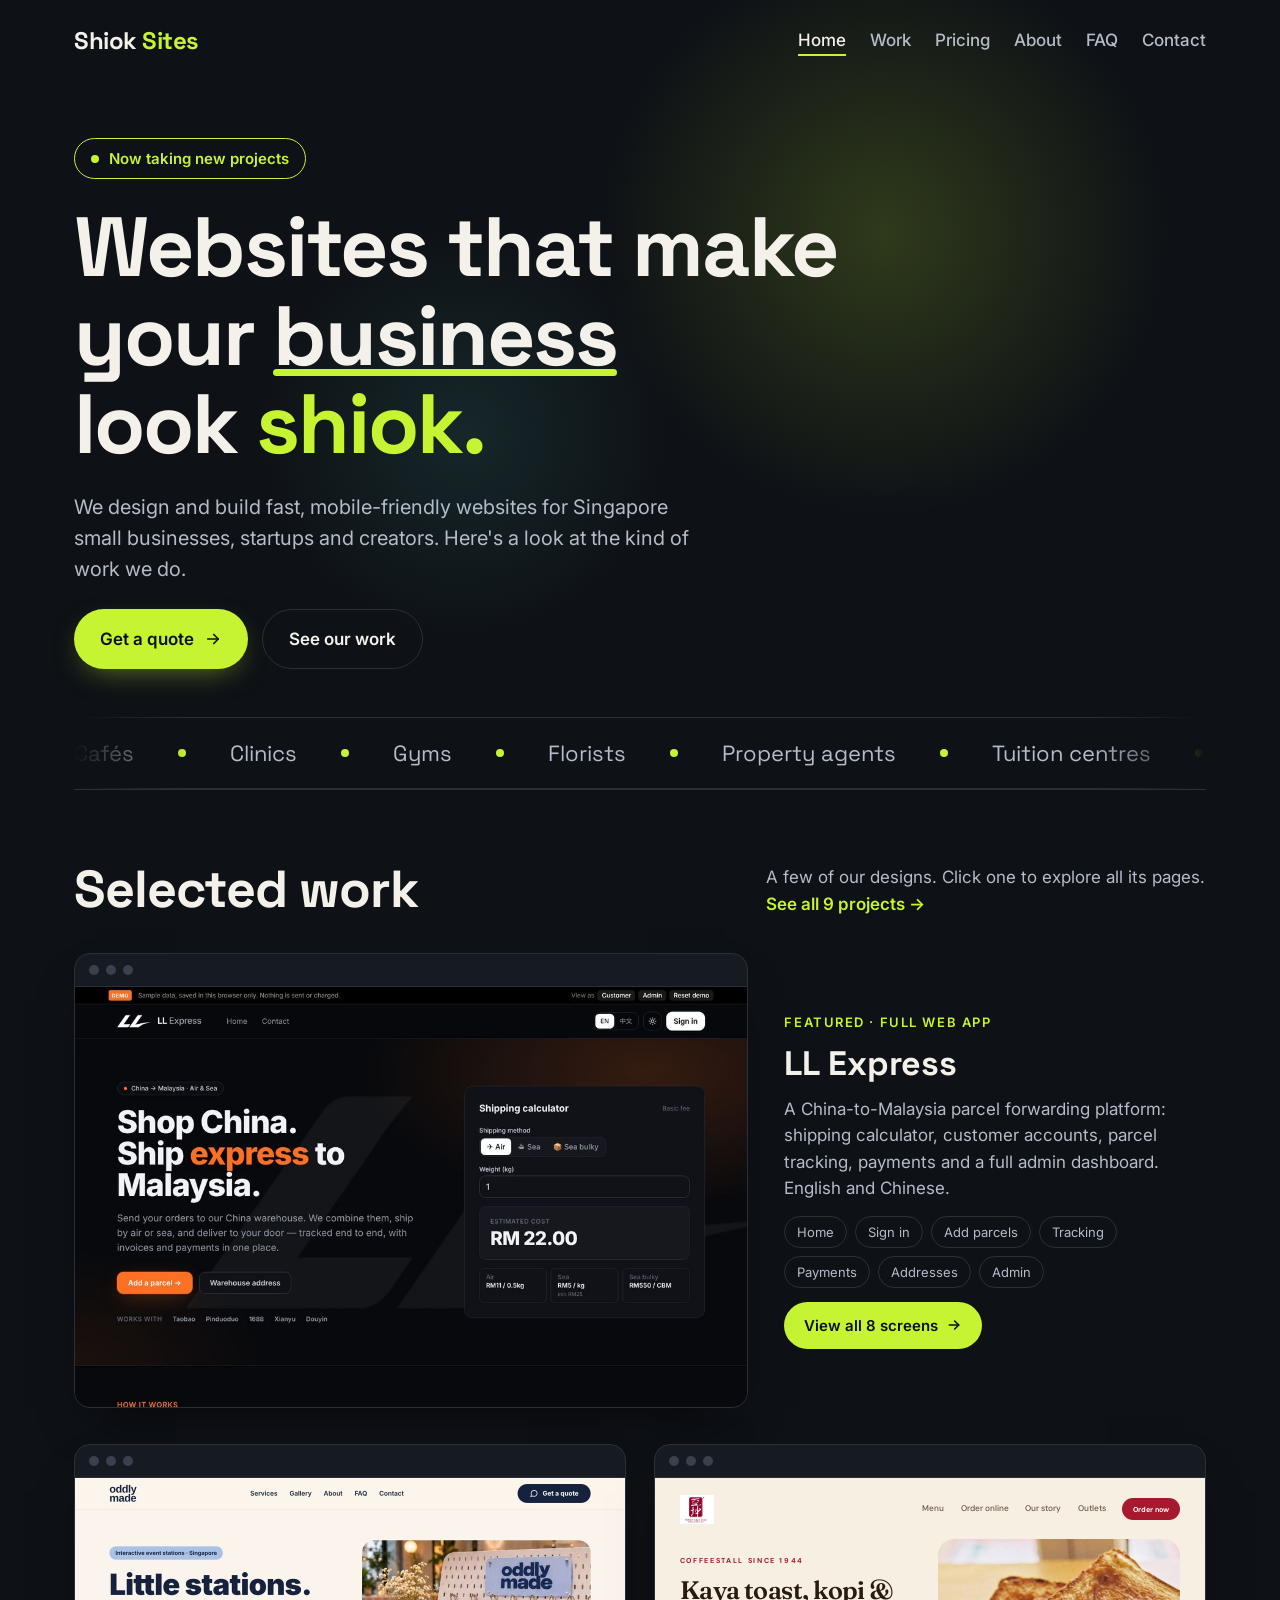
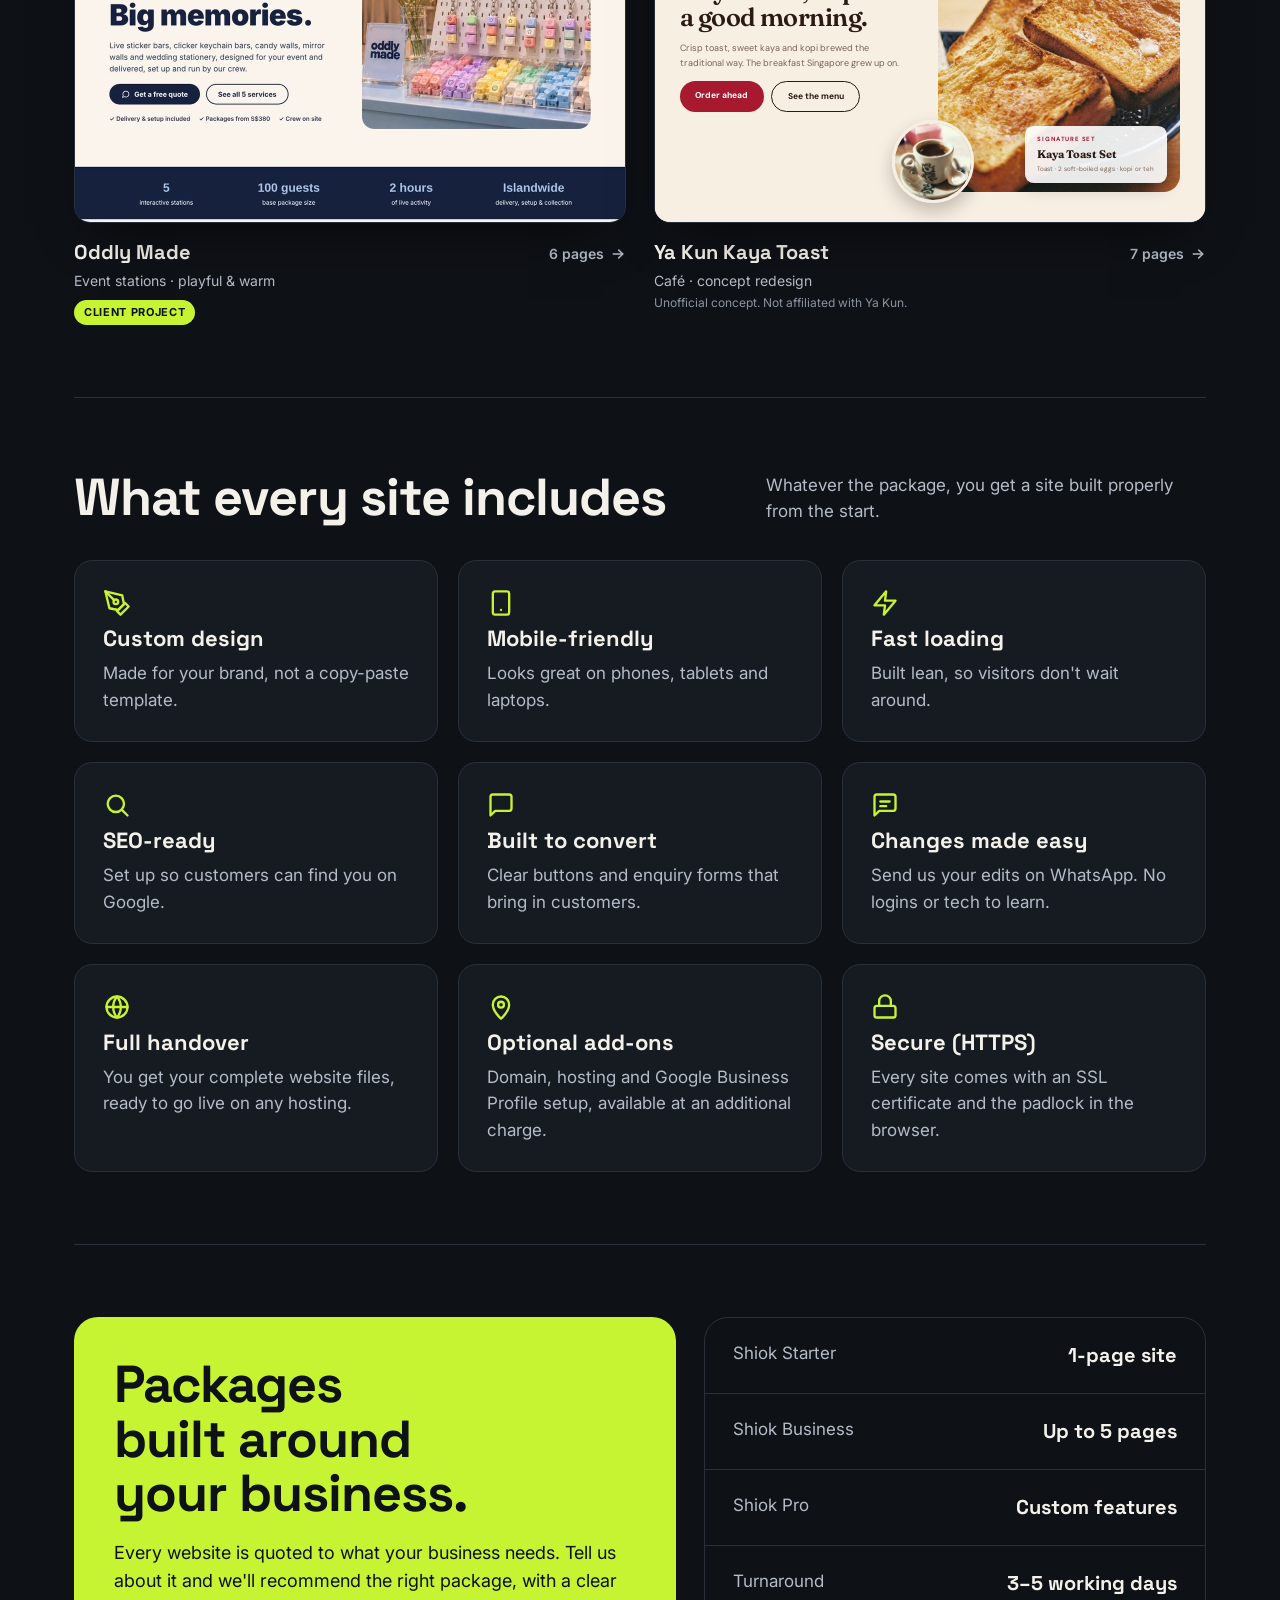
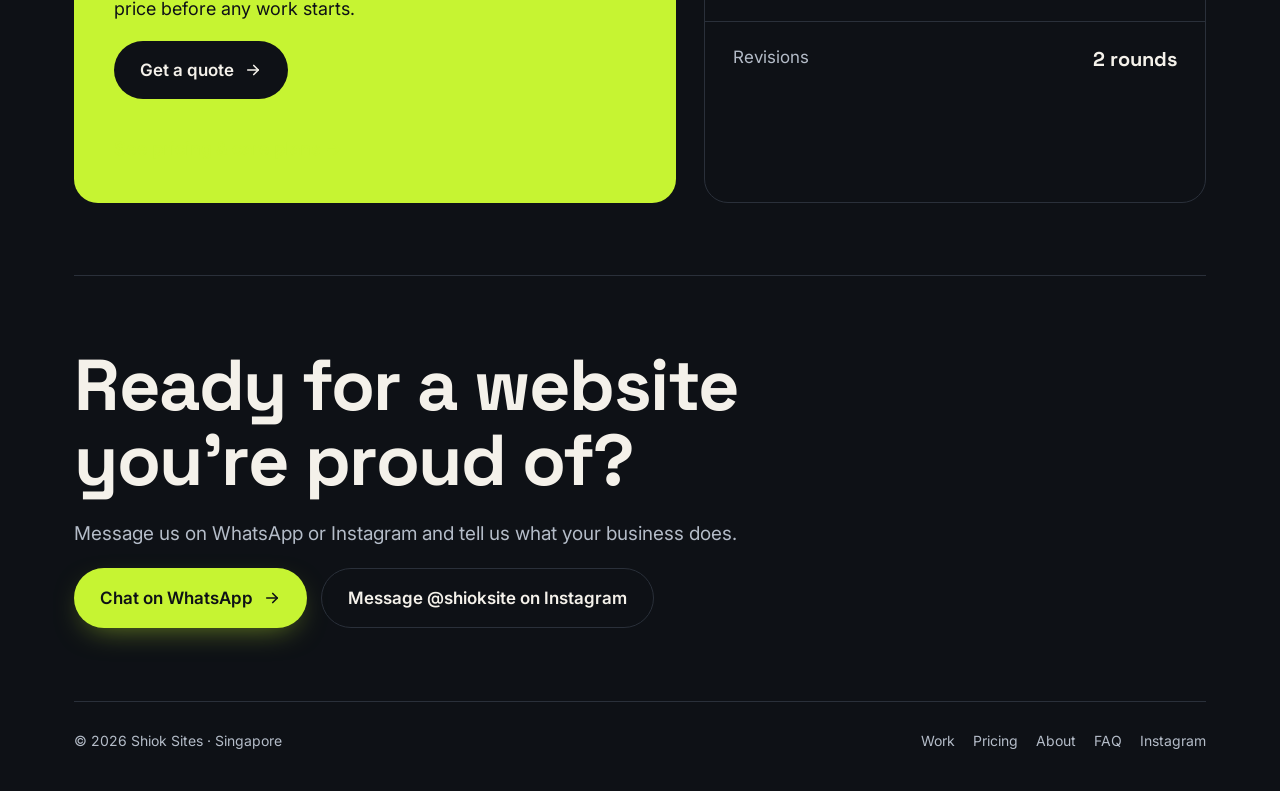
<file: website-v2/index.html>
<!DOCTYPE html>
<html lang="en">
<head>
<meta charset="utf-8">
<meta name="viewport" content="width=device-width, initial-scale=1">
<title>Shiok Sites | Websites for Singapore businesses</title>
<meta name="description" content="Custom, mobile-friendly websites for Singapore small businesses, designed and built in 3–5 working days.">
<meta property="og:type" content="website">
<meta property="og:title" content="Shiok Sites | Websites for Singapore businesses">
<meta property="og:description" content="Custom, mobile-friendly websites for Singapore small businesses, designed and built in 3–5 working days.">
<meta property="og:image" content="https://shioksites.netlify.app/og.png">
<meta property="og:url" content="https://shioksites.netlify.app/">
<meta name="twitter:card" content="summary_large_image">
<meta name="theme-color" content="#0E1116">
<link rel="icon" type="image/png" href="favicon.png">
<link rel="apple-touch-icon" href="favicon.png">

<link rel="preconnect" href="https://fonts.googleapis.com">
<link rel="preconnect" href="https://fonts.gstatic.com" crossorigin>
<link href="https://fonts.googleapis.com/css2?family=Space+Grotesk:wght@500;700&amp;family=Inter:wght@400;500;600&amp;family=Fraunces:opsz,wght@9..144,600&amp;family=DM+Sans:wght@400;700&amp;family=Bebas+Neue&amp;family=Playfair+Display:ital,wght@1,600&amp;family=DM+Serif+Display&amp;family=Baloo+2:wght@700&amp;display=swap" rel="stylesheet">
<link rel="stylesheet" href="site.css">

</head>
<body>
<div class="wrap">
  <header class="nav">
    <a class="logo" href="index.html" id="top">Shiok <span>Sites</span></a>
    <nav aria-label="Main" id="mainnav">
      <ul>
        <li><a href="index.html" class="active" aria-current="page">Home</a></li>
        <li><a href="work.html">Work</a></li>
        <li><a href="pricing.html">Pricing</a></li>
        <li><a href="about.html">About</a></li>
        <li><a href="faq.html">FAQ</a></li>
        <li><a href="#contact">Contact</a></li>
      </ul>
    </nav>
    <button class="menu-btn" type="button" aria-label="Open menu" aria-expanded="false" aria-controls="mainnav"><span></span></button>
  </header>

  <div class="hero">
    <div class="glow" aria-hidden="true"></div><div class="glow two" aria-hidden="true"></div>
    <span class="promo"><i></i>Now taking new projects</span>
    <h1>Websites that make your <span class="rot" aria-hidden="true"><span>business</span><span class="out">café</span><span class="out">clinic</span><span class="out">gym</span><span class="out">studio</span></span><span class="sr" style="position:absolute;width:1px;height:1px;overflow:hidden;clip:rect(0 0 0 0)">business</span> look <em>shiok.</em></h1>
    <p>We design and build fast, mobile-friendly websites for Singapore small businesses, startups and creators. Here's a look at the kind of work we do.</p>
    <div class="ctas">
      <a class="btn btn-main" href="https://wa.me/6594231707?text=Hi%20Shiok%20Sites!%20I%27d%20like%20a%20quote%20for%20a%20website.%20My%20business%20is%3A%20">Get a quote <svg width="18" height="18" viewBox="0 0 24 24" fill="none" stroke="currentColor" stroke-width="2.2" stroke-linecap="round" stroke-linejoin="round" aria-hidden="true"><path d="M5 12h14"></path><path d="M13 6l6 6-6 6"></path></svg></a>
      <a class="btn btn-ghost" href="work.html">See our work</a>
    </div>
  </div>


  <div class="marquee" aria-label="Industries we design for"><div class="track"><span>Cafés</span><span>Clinics</span><span>Gyms</span><span>Florists</span><span>Property agents</span><span>Tuition centres</span><span>Salons</span><span>Bakeries</span><span>Photographers</span><span>Home businesses</span><span aria-hidden="true">Cafés</span><span aria-hidden="true">Clinics</span><span aria-hidden="true">Gyms</span><span aria-hidden="true">Florists</span><span aria-hidden="true">Property agents</span><span aria-hidden="true">Tuition centres</span><span aria-hidden="true">Salons</span><span aria-hidden="true">Bakeries</span><span aria-hidden="true">Photographers</span><span aria-hidden="true">Home businesses</span></div></div>

<section id="work">
    <div class="head">
      <h2>Selected work</h2>
      <p>A few of our designs. Click one to explore all its pages. <a class="morelink" href="work.html">See all 9 projects →</a></p>
    </div>
    <div class="work">
<figure data-href="work.html#ll" class="feat-fig" data-cat="apps" data-site="ll">
<div class="browser"><div class="bar"><b></b><b></b><b></b></div><div class="screen t-ll" data-preview></div></div>
<figcaption class="feat-cap"><span class="tag">Featured · full web app</span><strong>LL Express</strong><p>A China-to-Malaysia parcel forwarding platform: shipping calculator, customer accounts, parcel tracking, payments and a full admin dashboard. English and Chinese.</p><div class="pchips"><span>Home</span><span>Sign in</span><span>Add parcels</span><span>Tracking</span><span>Payments</span><span>Addresses</span><span>Admin</span></div><span class="vbtn">View all 8 screens <svg width="16" height="16" viewBox="0 0 24 24" fill="none" stroke="currentColor" stroke-width="2.4" stroke-linecap="round" stroke-linejoin="round" aria-hidden="true"><path d="M5 12h14"></path><path d="M13 6l6 6-6 6"></path></svg></span></figcaption>
</figure>
<figure data-href="work.html#oddly" data-cat="events" data-site="oddly">
<div class="browser"><div class="bar"><b></b><b></b><b></b></div><div class="screen t-oddly" data-preview></div></div>
<figcaption><div><strong>Oddly Made</strong><small>Event stations · playful &amp; warm</small><small class="client">Client project</small></div><span class="view">6 pages <svg width="16" height="16" viewBox="0 0 24 24" fill="none" stroke="currentColor" stroke-width="2.4" stroke-linecap="round" stroke-linejoin="round" aria-hidden="true"><path d="M5 12h14"></path><path d="M13 6l6 6-6 6"></path></svg></span></figcaption>
</figure>
<figure data-href="work.html#yakun" data-cat="food" data-site="yakun">
<div class="browser"><div class="bar"><b></b><b></b><b></b></div><div class="screen t-yakun" data-preview></div></div>
<figcaption><div><strong>Ya Kun Kaya Toast</strong><small>Café · concept redesign</small><small class="disc">Unofficial concept. Not affiliated with Ya Kun.</small></div><span class="view">7 pages <svg width="16" height="16" viewBox="0 0 24 24" fill="none" stroke="currentColor" stroke-width="2.4" stroke-linecap="round" stroke-linejoin="round" aria-hidden="true"><path d="M5 12h14"></path><path d="M13 6l6 6-6 6"></path></svg></span></figcaption>
</figure>
    </div>
<template data-site="ll" data-page="home" data-label="Home"><img src="img/ll-home.jpg" alt="LL Express home page with shipping calculator" loading="lazy" style="display:block;width:100%;height:auto"></template>
<template data-site="oddly" data-page="home" data-label="Home"><img src="img/om-home.jpg" alt="Oddly Made home page" loading="lazy" style="display:block;width:100%;height:auto"></template>
<template data-site="yakun" data-page="home" data-label="Home"><div class="ip yk"><div class="pg-home yk-home">
<div class="mnav"><span class="brand" data-go="home"><img loading="lazy" decoding="async" class="yk-logo" src="img/yakun-logo.png" alt="Ya Kun Kaya Toast"></span><div class="mlinks"><span data-go="menu">Menu</span><span data-go="order">Order online</span><span data-go="story">Our story</span><span data-go="outlets">Outlets</span><span class="mbtn" data-go="order">Order now</span></div></div>
<div class="copy">
<span class="eyebrow">Coffeestall since 1944</span>
<h3>Kaya toast, kopi &amp; a good morning.</h3>
<p>Crisp toast, sweet kaya and kopi brewed the traditional way. The breakfast Singapore grew up on.</p>
<div class="row"><span class="mbtn solid" data-go="order">Order ahead</span><span class="mbtn out" data-go="menu">See the menu</span></div>
</div>
<div class="photo"><img loading="lazy" decoding="async" class="ph" src="img/yk_toast2.jpg" alt=""></div>
<div class="kopi"><img loading="lazy" decoding="async" src="img/yk_kopi.jpg" alt=""></div>
<div class="set glass-l"><span>Signature set</span><b>Kaya Toast Set</b><small>Toast · 2 soft-boiled eggs · kopi or teh</small></div>
</div>
<div class="ystrip">
<div><b>Since 1944</b><span>A Singapore breakfast tradition</span></div>
<div><b>Order ahead</b><span>Skip the queue, pick up in minutes</span></div>
<div><b>Dine-in &amp; takeaway</b><span>At outlets across the island</span></div>
<div><b>Catering</b><span>Breakfast boxes for offices &amp; events</span></div>
</div>
<div class="ysec"><div class="ysh"><div><span class="ieb">Favourites</span><h3>What everyone orders</h3></div><span class="ylink" data-go="menu">Full menu <svg width="1em" height="1em" viewBox="0 0 24 24" fill="none" stroke="currentColor" stroke-width="2.4" stroke-linecap="round" stroke-linejoin="round" aria-hidden="true"><path d="M5 12h14"></path><path d="M13 6l6 6-6 6"></path></svg></span></div><div class="igrid4"><div class="icard"><img src="img/yk_toast2.jpg" alt="" loading="lazy"><div class="icb"><b>Kaya Toast Set</b><span>Toast, 2 eggs, kopi or teh</span><em>Bestseller</em></div></div><div class="icard"><img src="img/yk_toast.jpg" alt="" loading="lazy"><div class="icb"><b>Kaya Butter Toast</b><span>Thin, crisp and buttery</span></div></div><div class="icard"><img src="img/yk_eggs.jpg" alt="" loading="lazy"><div class="icb"><b>Soft-boiled Eggs</b><span>Dark soy &amp; white pepper</span></div></div><div class="icard"><img src="img/yk_iced.jpg" alt="" loading="lazy"><div class="icb"><b>Iced Kopi</b><span>Bold, smooth, ice-cold</span></div></div></div></div>
<div class="ysec alt"><div class="ysh"><div><span class="ieb">Order ahead</span><h3>Your breakfast, ready when you are</h3></div></div><div class="ysteps">
<div><b>1</b><strong>Pick your outlet</strong><span>Choose the outlet nearest to you, or near your office.</span></div>
<div><b>2</b><strong>Choose a pickup time</strong><span>From opening time, in 15-minute slots.</span></div>
<div><b>3</b><strong>Walk in, pick up</strong><span>Skip the queue. Your order waits at the counter.</span></div>
</div><div class="yband"><span>Most orders are ready in about 10 minutes.</span><em data-go="order">Start an order <svg width="1em" height="1em" viewBox="0 0 24 24" fill="none" stroke="currentColor" stroke-width="2.4" stroke-linecap="round" stroke-linejoin="round" aria-hidden="true"><path d="M5 12h14"></path><path d="M13 6l6 6-6 6"></path></svg></em></div></div>
<div class="isplit"><div class="iimg"><img loading="lazy" decoding="async" src="img/yk_shop.jpg" alt=""></div><div class="itext"><span class="ieb">Our story</span><h3>It started with a coffeestall.</h3><p>Back in 1944, a small coffeestall served toast and kopi to busy mornings. The recipe stayed simple, and the tradition grew across generations of Singaporeans.</p><span class="ylink" data-go="story">Read our story <svg width="1em" height="1em" viewBox="0 0 24 24" fill="none" stroke="currentColor" stroke-width="2.4" stroke-linecap="round" stroke-linejoin="round" aria-hidden="true"><path d="M5 12h14"></path><path d="M13 6l6 6-6 6"></path></svg></span></div></div>
<div class="yrewards"><div class="yr-text"><span class="ieb light">Rewards</span><h3>Collect points with every cup.</h3><p>Earn points on every order, unlock a free kopi, and get birthday treats.</p><div class="yr-btns"><span>Join for free</span><span class="ghost">How it works</span></div></div>
<div class="yphone"><div class="yp-in"><small>Good morning, Andrew</small><b>320 pts</b><div class="yp-bar"><i></i></div><span>80 pts to a free kopi</span><div class="yp-card"><img loading="lazy" decoding="async" src="img/yk_kopi.jpg" alt=""><div><b>Free Kopi</b><span>400 pts</span></div></div><div class="yp-card"><img loading="lazy" decoding="async" src="img/yk_toast.jpg" alt=""><div><b>Kaya Toast</b><span>600 pts</span></div></div></div></div></div>
<div class="ycater"><img loading="lazy" decoding="async" src="img/yk_cups.jpg" alt=""><div><span class="ieb light">Catering</span><h3>Breakfast for the whole office.</h3><p>Kaya toast boxes, eggs and kopi for meetings, events and celebrations.</p><span class="ibtn solo" data-go="catering">Plan your order</span></div></div>
<div class="ysec"><div class="ysh"><div><span class="ieb">Outlets</span><h3>Find us near you</h3></div><span class="ylink" data-go="outlets">All outlets <svg width="1em" height="1em" viewBox="0 0 24 24" fill="none" stroke="currentColor" stroke-width="2.4" stroke-linecap="round" stroke-linejoin="round" aria-hidden="true"><path d="M5 12h14"></path><path d="M13 6l6 6-6 6"></path></svg></span></div><div class="imap-wrap"><div class="imap"><i style="left:30%;top:40%"></i><i style="left:55%;top:55%"></i><i style="left:72%;top:32%"></i><i style="left:44%;top:70%"></i></div><div class="ilist"><div class="iout"><b>Raffles Place</b><span>Open today · Dine-in &amp; takeaway</span><em data-go="outlets">Directions</em></div><div class="iout"><b>Tampines</b><span>Open today · Order ahead</span><em data-go="outlets">Directions</em></div><div class="iout"><b>Jurong East</b><span>Open today · Dine-in &amp; takeaway</span><em data-go="outlets">Directions</em></div></div></div></div>
<div class="ysec"><div class="ysh"><div><span class="ieb">Good to know</span><h3>Questions, answered</h3></div></div><div class="yfaq">
<div class="open"><b>Can I order ahead and pick up?</b><i>−</i><p>Yes. Order online, choose your outlet and pickup time, and skip the queue when you arrive.</p></div>
<div><b>Do you do catering for offices?</b><i>+</i></div>
<div><b>Which outlets are open early?</b><i>+</i></div>
<div><b>How do rewards points work?</b><i>+</i></div>
</div></div><div class="yfoot">
<div class="yfoot-top">
<div class="yf-brand"><img loading="lazy" decoding="async" class="yk-logo" src="img/yakun-logo.png" alt="Ya Kun Kaya Toast"><p>A Singapore breakfast tradition, one cup of kopi at a time.</p></div>
<div><b>Visit</b><span data-go="outlets">Find an outlet</span><span data-go="order">Order online</span><span data-go="catering">Catering</span></div>
<div><b>Menu</b><span data-go="menu">Sets</span><span data-go="menu">Toast</span><span data-go="menu">Drinks</span></div>
<div><b>Company</b><span data-go="story">Our story</span><span>Careers</span><span>Contact</span></div>
<div class="yf-news"><b>Get our news</b><div class="ynews"><span>Your email</span><em>Sign up</em></div><small>Instagram · Facebook · TikTok</small></div>
</div>
<div class="yfoot-bot"><span>Unofficial concept by Shiok Sites</span><span>Privacy · Terms</span></div>
</div></div></template>
  </section>

  <section id="services">
    <div class="head">
      <h2>What every site includes</h2>
      <p>Whatever the package, you get a site built properly from the start.</p>
    </div>
    <div class="grid3">
      <div class="feat"><svg width="28" height="28" viewBox="0 0 24 24" fill="none" stroke="currentColor" stroke-width="2" stroke-linecap="round" stroke-linejoin="round" aria-hidden="true"><path d="M12 19l7-7 3 3-7 7-3-3z"></path><path d="M18 13l-1.5-7.5L2 2l3.5 14.5L13 18l5-5z"></path><path d="M2 2l7.586 7.586"></path><circle cx="11" cy="11" r="2"></circle></svg><h3>Custom design</h3><p>Made for your brand, not a copy-paste template.</p></div>
      <div class="feat"><svg width="28" height="28" viewBox="0 0 24 24" fill="none" stroke="currentColor" stroke-width="2" stroke-linecap="round" stroke-linejoin="round" aria-hidden="true"><rect x="5" y="2" width="14" height="20" rx="2"></rect><path d="M12 18h.01"></path></svg><h3>Mobile-friendly</h3><p>Looks great on phones, tablets and laptops.</p></div>
      <div class="feat"><svg width="28" height="28" viewBox="0 0 24 24" fill="none" stroke="currentColor" stroke-width="2" stroke-linecap="round" stroke-linejoin="round" aria-hidden="true"><path d="M13 2L3 14h9l-1 8 10-12h-9l1-8z"></path></svg><h3>Fast loading</h3><p>Built lean, so visitors don't wait around.</p></div>
      <div class="feat"><svg width="28" height="28" viewBox="0 0 24 24" fill="none" stroke="currentColor" stroke-width="2" stroke-linecap="round" stroke-linejoin="round" aria-hidden="true"><circle cx="11" cy="11" r="7"></circle><path d="M21 21l-4.35-4.35"></path></svg><h3>SEO-ready</h3><p>Set up so customers can find you on Google.</p></div>
      <div class="feat"><svg width="28" height="28" viewBox="0 0 24 24" fill="none" stroke="currentColor" stroke-width="2" stroke-linecap="round" stroke-linejoin="round" aria-hidden="true"><path d="M21 15a2 2 0 0 1-2 2H7l-4 4V5a2 2 0 0 1 2-2h14a2 2 0 0 1 2 2z"></path></svg><h3>Built to convert</h3><p>Clear buttons and enquiry forms that bring in customers.</p></div>
      <div class="feat"><svg width="28" height="28" viewBox="0 0 24 24" fill="none" stroke="currentColor" stroke-width="2" stroke-linecap="round" stroke-linejoin="round" aria-hidden="true"><path d='M21 15a2 2 0 0 1-2 2H7l-4 4V5a2 2 0 0 1 2-2h14a2 2 0 0 1 2 2z'></path><path d='M8 9h8M8 13h5'></path></svg><h3>Changes made easy</h3><p>Send us your edits on WhatsApp. No logins or tech to learn.</p></div><div class="feat"><svg width="28" height="28" viewBox="0 0 24 24" fill="none" stroke="currentColor" stroke-width="2" stroke-linecap="round" stroke-linejoin="round" aria-hidden="true"><circle cx='12' cy='12' r='9'></circle><path d='M3 12h18M12 3a14 14 0 0 1 0 18M12 3a14 14 0 0 0 0 18'></path></svg><h3>Full handover</h3><p>You get your complete website files, ready to go live on any hosting.</p></div><div class="feat"><svg width="28" height="28" viewBox="0 0 24 24" fill="none" stroke="currentColor" stroke-width="2" stroke-linecap="round" stroke-linejoin="round" aria-hidden="true"><path d='M12 22s-7-6.2-7-12a7 7 0 0 1 14 0c0 5.8-7 12-7 12z'></path><circle cx='12' cy='10' r='2.5'></circle></svg><h3>Optional add-ons</h3><p>Domain, hosting and Google Business Profile setup, available at an additional charge.</p></div><div class="feat"><svg width="28" height="28" viewBox="0 0 24 24" fill="none" stroke="currentColor" stroke-width="2" stroke-linecap="round" stroke-linejoin="round" aria-hidden="true"><rect x='3' y='11' width='18' height='10' rx='2'></rect><path d='M7 11V7a5 5 0 0 1 10 0v4'></path></svg><h3>Secure (HTTPS)</h3><p>Every site comes with an SSL certificate and the padlock in the browser.</p></div>
    </div>
  </section>

  <section id="offer">
    <div class="offer">
      <div class="deal">
        <h2>Packages built around your business.</h2>
        <p>Every website is quoted to what your business needs. Tell us about it and we'll recommend the right package, with a clear price before any work starts.</p>
        <a class="btn" href="https://wa.me/6594231707?text=Hi%20Shiok%20Sites!%20I%27d%20like%20a%20quote%20for%20a%20website.%20My%20business%20is%3A%20">Get a quote <svg width="18" height="18" viewBox="0 0 24 24" fill="none" stroke="currentColor" stroke-width="2.2" stroke-linecap="round" stroke-linejoin="round" aria-hidden="true"><path d="M5 12h14"></path><path d="M13 6l6 6-6 6"></path></svg></a>
        <p style="margin-top:18px"><a class="morelink" href="pricing.html">See pricing &amp; care plans →</a></p>
      </div>
      <div class="facts">
        <div><span>Shiok Starter</span><b>1-page site</b></div>
        <div><span>Shiok Business</span><b>Up to 5 pages</b></div>
        <div><span>Shiok Pro</span><b>Custom features</b></div>
        <div><span>Turnaround</span><b>3–5 working days</b></div>
        <div><span>Revisions</span><b>2 rounds</b></div>
      </div>
    </div>
  </section>


  <section id="contact" class="contact">
    <h2>Ready for a website you're proud of?</h2>
    <p>Message us on WhatsApp or Instagram and tell us what your business does.</p>
    <div class="ctas"><a class="btn btn-main" href="https://wa.me/6594231707?text=Hi%20Shiok%20Sites!%20I%27d%20like%20a%20quote%20for%20a%20website.%20My%20business%20is%3A%20">Chat on WhatsApp <svg width="18" height="18" viewBox="0 0 24 24" fill="none" stroke="currentColor" stroke-width="2.2" stroke-linecap="round" stroke-linejoin="round" aria-hidden="true"><path d="M5 12h14"></path><path d="M13 6l6 6-6 6"></path></svg></a><a class="btn btn-ghost" href="https://www.instagram.com/shioksite/">Message @shioksite on Instagram</a></div>
  </section>

  <footer>
    <span>© 2026 Shiok Sites · Singapore</span>
    <nav class="fnav" aria-label="Footer"><a href="work.html">Work</a><a href="pricing.html">Pricing</a><a href="about.html">About</a><a href="faq.html">FAQ</a><a href="https://www.instagram.com/shioksite/">Instagram</a></nav>
  </footer>
</div>
<dialog class="viewer" id="lb" aria-label="Design preview">
  <div class="vtop">
    <div class="vname"><strong id="lbTitle"></strong><small id="lbSub"></small></div>
    <div class="vtabs" id="lbTabs" role="tablist" aria-label="Pages"></div>
    <div class="lb-ctrl">
      <button type="button" id="lbPrev" aria-label="Previous design"><svg width="20" height="20" viewBox="0 0 24 24" fill="none" stroke="currentColor" stroke-width="2" stroke-linecap="round" aria-hidden="true"><path d="M15 18l-6-6 6-6"></path></svg></button>
      <button type="button" id="lbNext" aria-label="Next design"><svg width="20" height="20" viewBox="0 0 24 24" fill="none" stroke="currentColor" stroke-width="2" stroke-linecap="round" aria-hidden="true"><path d="M9 18l6-6-6-6"></path></svg></button>
      <button type="button" id="lbClose" aria-label="Close preview"><svg width="20" height="20" viewBox="0 0 24 24" fill="none" stroke="currentColor" stroke-width="2" stroke-linecap="round" aria-hidden="true"><path d="M6 6l12 12M18 6L6 18"></path></svg></button>
    </div>
  </div>
  <div class="browser vbrowser"><div class="bar"><b></b><b></b><b></b><span class="vhint">Tip: click the menu links inside the site too</span></div><div class="screen vscreen" id="lbStage"></div></div>
</dialog>
<div class="progress" id="progress"></div>
<div class="cursor-dot" id="cdot" aria-hidden="true"></div>
<script src="site.js"></script>
</body>
</html>
</file>
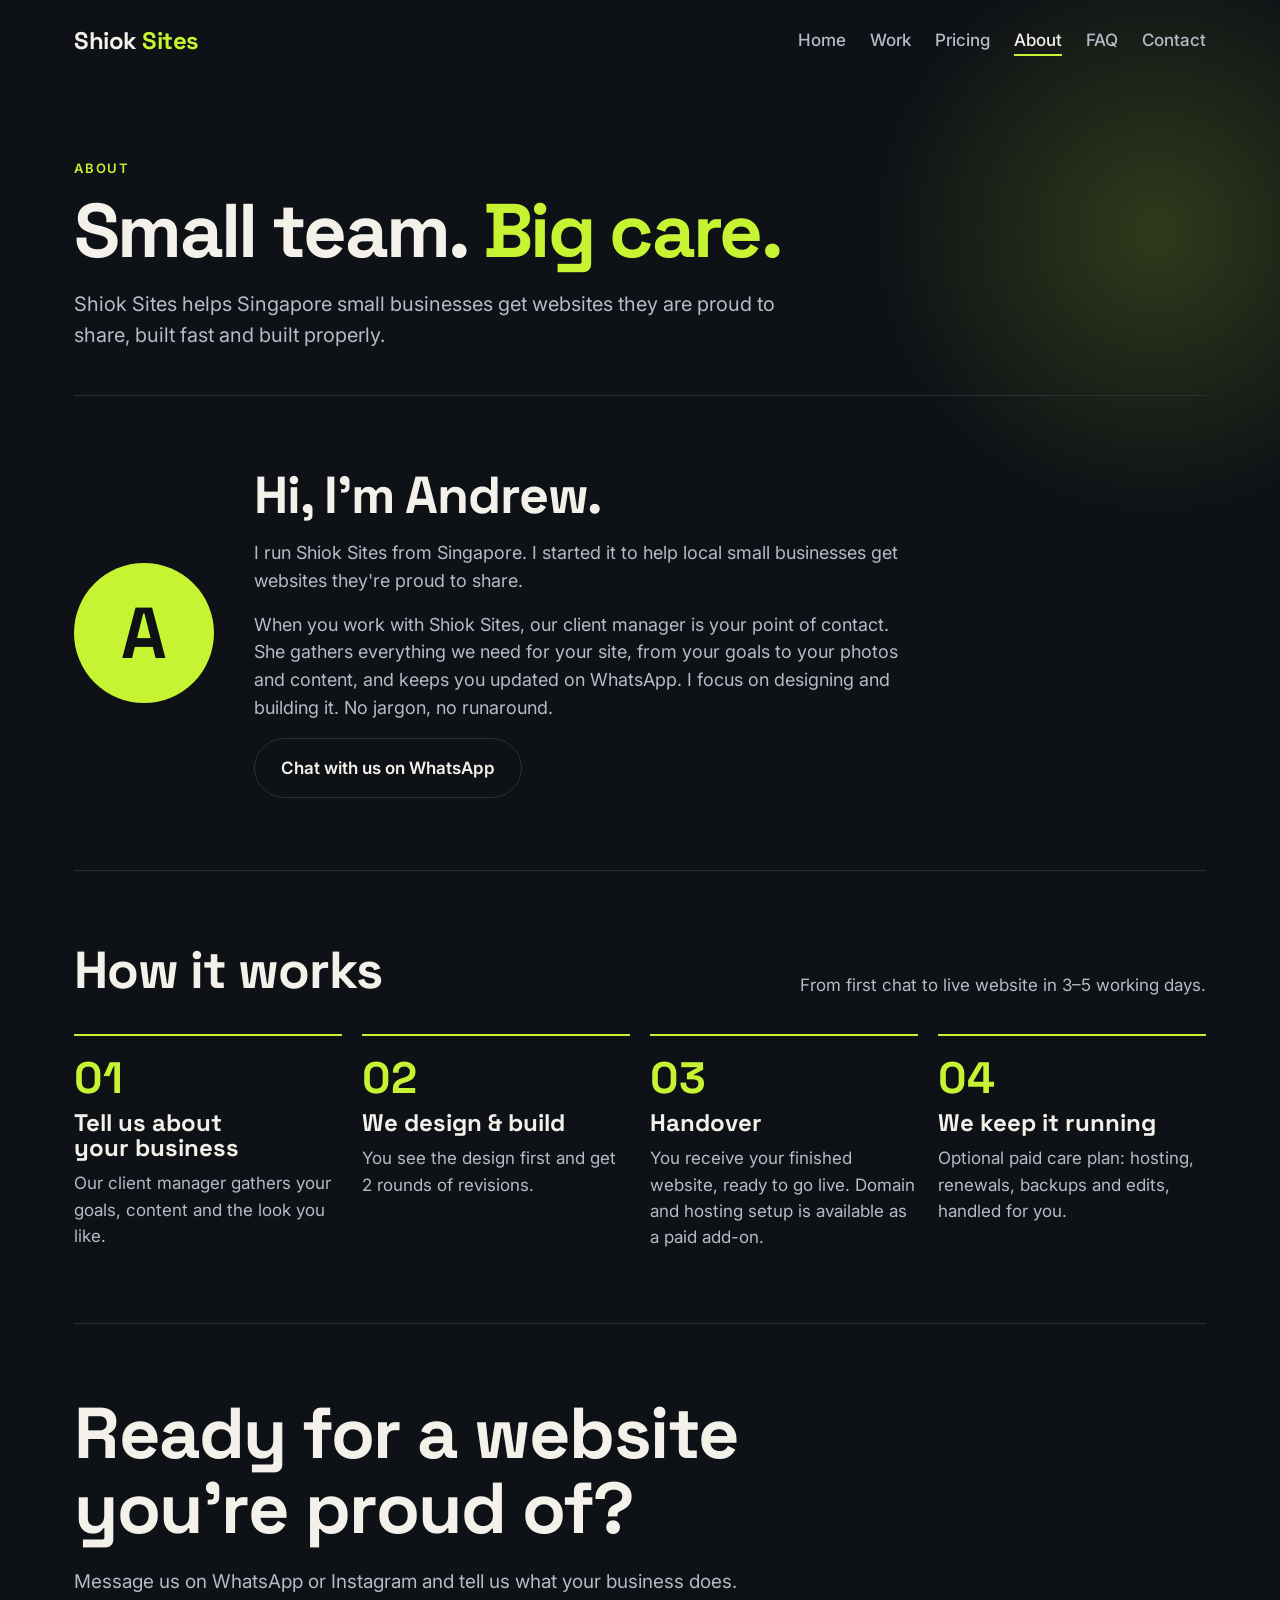
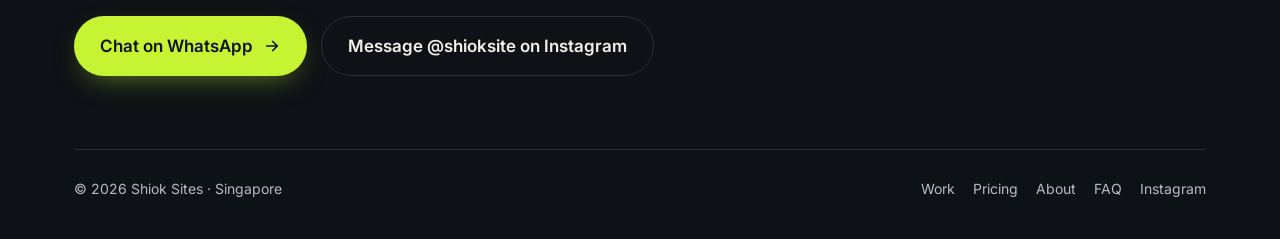
<file: website-v2/about.html>
<!DOCTYPE html>
<html lang="en">
<head>
<meta charset="utf-8">
<meta name="viewport" content="width=device-width, initial-scale=1">
<title>About | Shiok Sites</title>
<meta name="description" content="Shiok Sites is a Singapore web design service. A dedicated client manager looks after you from first chat to launch.">
<meta property="og:type" content="website">
<meta property="og:title" content="About | Shiok Sites">
<meta property="og:description" content="Shiok Sites is a Singapore web design service. A dedicated client manager looks after you from first chat to launch.">
<meta property="og:image" content="https://shioksites.netlify.app/og.png">
<meta property="og:url" content="https://shioksites.netlify.app/about.html">
<meta name="twitter:card" content="summary_large_image">
<meta name="theme-color" content="#0E1116">
<link rel="icon" type="image/png" href="favicon.png">
<link rel="apple-touch-icon" href="favicon.png">

<link rel="preconnect" href="https://fonts.googleapis.com">
<link rel="preconnect" href="https://fonts.gstatic.com" crossorigin>
<link href="https://fonts.googleapis.com/css2?family=Space+Grotesk:wght@500;700&amp;family=Inter:wght@400;500;600&amp;family=Fraunces:opsz,wght@9..144,600&amp;family=DM+Sans:wght@400;700&amp;family=Bebas+Neue&amp;family=Playfair+Display:ital,wght@1,600&amp;family=DM+Serif+Display&amp;family=Baloo+2:wght@700&amp;display=swap" rel="stylesheet">
<link rel="stylesheet" href="site.css">

</head>
<body>
<div class="wrap">
  <header class="nav">
    <a class="logo" href="index.html" id="top">Shiok <span>Sites</span></a>
    <nav aria-label="Main" id="mainnav">
      <ul>
        <li><a href="index.html">Home</a></li>
        <li><a href="work.html">Work</a></li>
        <li><a href="pricing.html">Pricing</a></li>
        <li><a href="about.html" class="active" aria-current="page">About</a></li>
        <li><a href="faq.html">FAQ</a></li>
        <li><a href="#contact">Contact</a></li>
      </ul>
    </nav>
    <button class="menu-btn" type="button" aria-label="Open menu" aria-expanded="false" aria-controls="mainnav"><span></span></button>
  </header>

  <div class="pagehero">
    <div class="glow" aria-hidden="true"></div>
    <span class="eyebrow">About</span>
    <h1>Small team. <em>Big care.</em></h1>
    <p>Shiok Sites helps Singapore small businesses get websites they are proud to share, built fast and built properly.</p>
  </div>

  <section id="about">
    <div class="about">
      <div class="about-av" aria-hidden="true">A</div>
      <div class="about-tx">
        <h2>Hi, I'm Andrew.</h2>
        <p>I run Shiok Sites from Singapore. I started it to help local small businesses get websites they're proud to share.</p>
        <p>When you work with Shiok Sites, our client manager is your point of contact. She gathers everything we need for your site, from your goals to your photos and content, and keeps you updated on WhatsApp. I focus on designing and building it. No jargon, no runaround.</p>
        <a class="btn btn-ghost" href="https://wa.me/6594231707?text=Hi%20Shiok%20Sites!%20I%27d%20like%20a%20quote%20for%20a%20website.%20My%20business%20is%3A%20">Chat with us on WhatsApp</a>
      </div>
    </div>
  </section>

  <section id="process">
    <div class="head">
      <h2>How it works</h2>
      <p>From first chat to live website in 3–5 working days.</p>
    </div>
    <div class="steps" style="grid-template-columns:repeat(auto-fit,minmax(220px,1fr))">
      <div class="step"><b>01</b><h3>Tell us about your business</h3><p>Our client manager gathers your goals, content and the look you like.</p></div>
      <div class="step"><b>02</b><h3>We design &amp; build</h3><p>You see the design first and get 2 rounds of revisions.</p></div>
      <div class="step"><b>03</b><h3>Handover</h3><p>You receive your finished website, ready to go live. Domain and hosting setup is available as a paid add-on.</p></div>
      <div class="step"><b>04</b><h3>We keep it running</h3><p>Optional paid care plan: hosting, renewals, backups and edits, handled for you.</p></div>
    </div>
  </section>

  <section id="contact" class="contact">
    <h2>Ready for a website you're proud of?</h2>
    <p>Message us on WhatsApp or Instagram and tell us what your business does.</p>
    <div class="ctas"><a class="btn btn-main" href="https://wa.me/6594231707?text=Hi%20Shiok%20Sites!%20I%27d%20like%20a%20quote%20for%20a%20website.%20My%20business%20is%3A%20">Chat on WhatsApp <svg width="18" height="18" viewBox="0 0 24 24" fill="none" stroke="currentColor" stroke-width="2.2" stroke-linecap="round" stroke-linejoin="round" aria-hidden="true"><path d="M5 12h14"></path><path d="M13 6l6 6-6 6"></path></svg></a><a class="btn btn-ghost" href="https://www.instagram.com/shioksite/">Message @shioksite on Instagram</a></div>
  </section>

  <footer>
    <span>© 2026 Shiok Sites · Singapore</span>
    <nav class="fnav" aria-label="Footer"><a href="work.html">Work</a><a href="pricing.html">Pricing</a><a href="about.html">About</a><a href="faq.html">FAQ</a><a href="https://www.instagram.com/shioksite/">Instagram</a></nav>
  </footer>
</div>
<dialog class="viewer" id="lb" aria-label="Design preview">
  <div class="vtop">
    <div class="vname"><strong id="lbTitle"></strong><small id="lbSub"></small></div>
    <div class="vtabs" id="lbTabs" role="tablist" aria-label="Pages"></div>
    <div class="lb-ctrl">
      <button type="button" id="lbPrev" aria-label="Previous design"><svg width="20" height="20" viewBox="0 0 24 24" fill="none" stroke="currentColor" stroke-width="2" stroke-linecap="round" aria-hidden="true"><path d="M15 18l-6-6 6-6"></path></svg></button>
      <button type="button" id="lbNext" aria-label="Next design"><svg width="20" height="20" viewBox="0 0 24 24" fill="none" stroke="currentColor" stroke-width="2" stroke-linecap="round" aria-hidden="true"><path d="M9 18l6-6-6-6"></path></svg></button>
      <button type="button" id="lbClose" aria-label="Close preview"><svg width="20" height="20" viewBox="0 0 24 24" fill="none" stroke="currentColor" stroke-width="2" stroke-linecap="round" aria-hidden="true"><path d="M6 6l12 12M18 6L6 18"></path></svg></button>
    </div>
  </div>
  <div class="browser vbrowser"><div class="bar"><b></b><b></b><b></b><span class="vhint">Tip: click the menu links inside the site too</span></div><div class="screen vscreen" id="lbStage"></div></div>
</dialog>
<div class="progress" id="progress"></div>
<div class="cursor-dot" id="cdot" aria-hidden="true"></div>
<script src="site.js"></script>
</body>
</html>
</file>
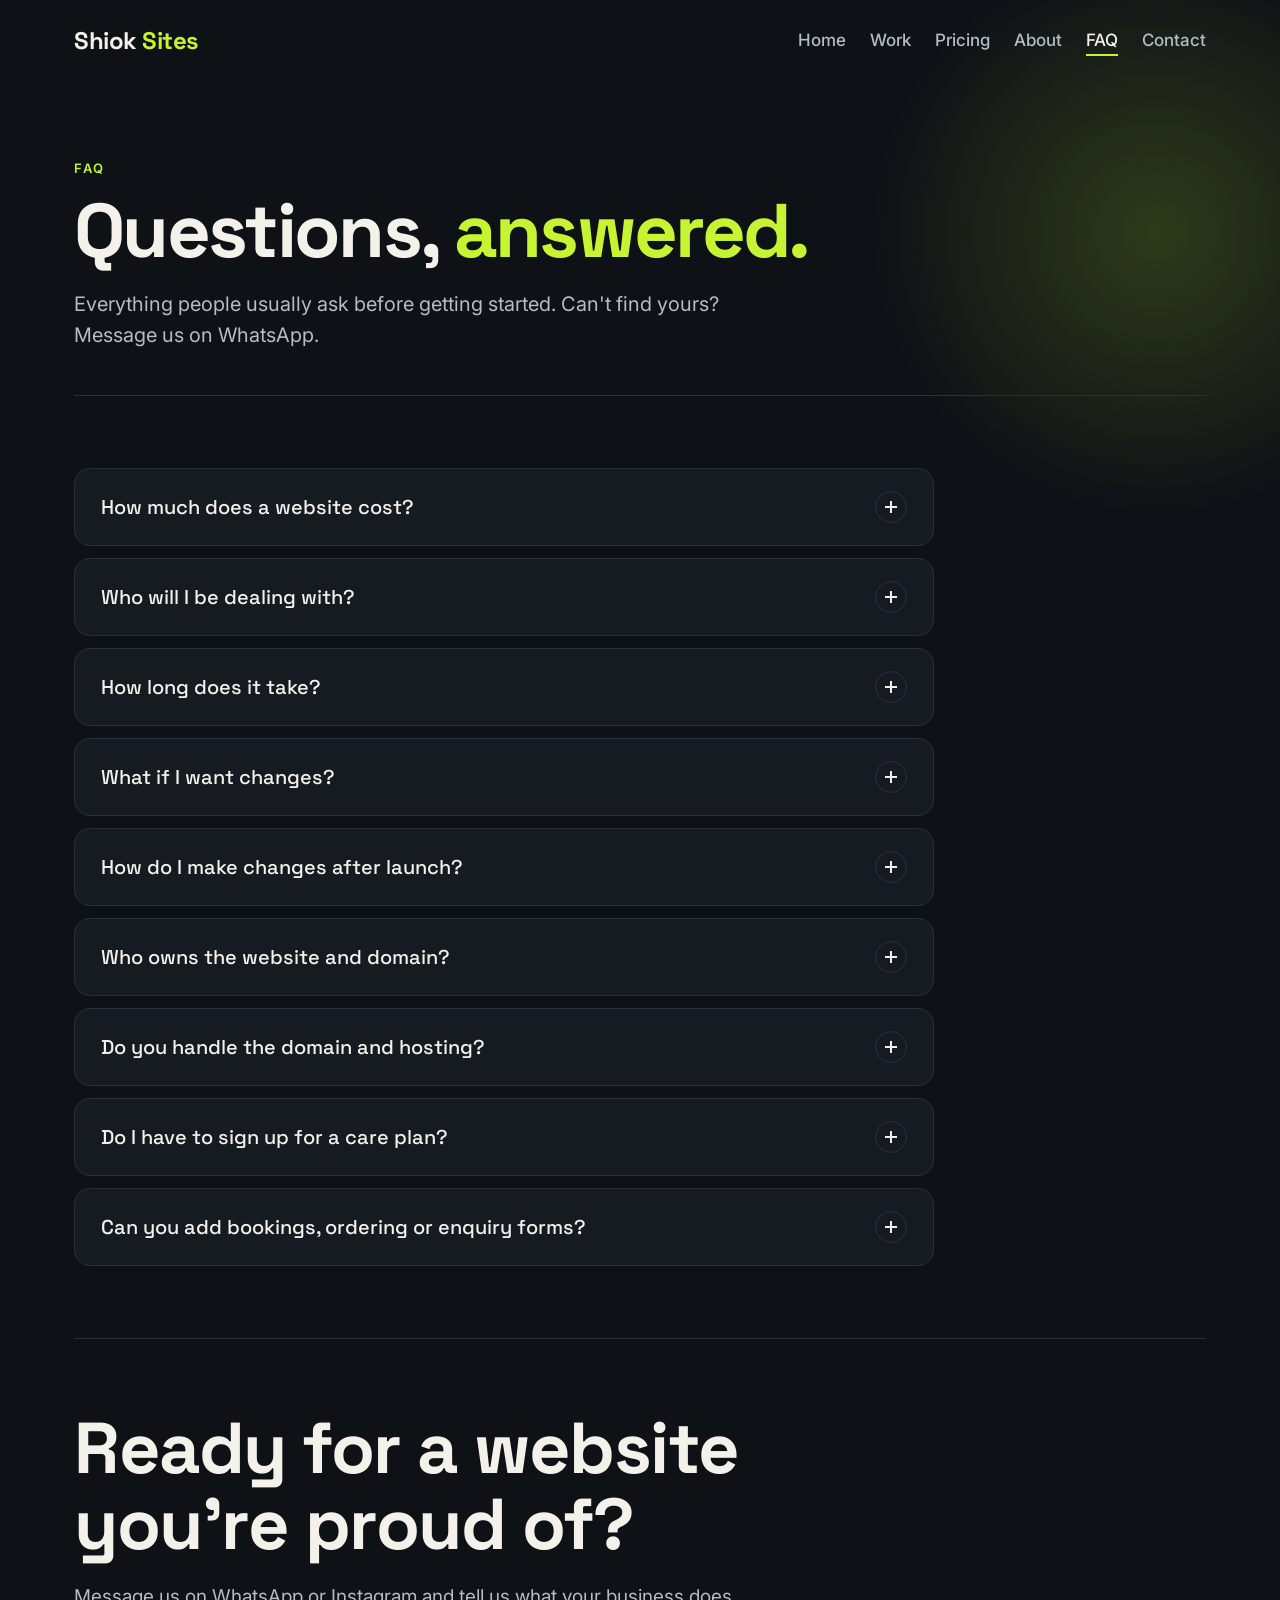
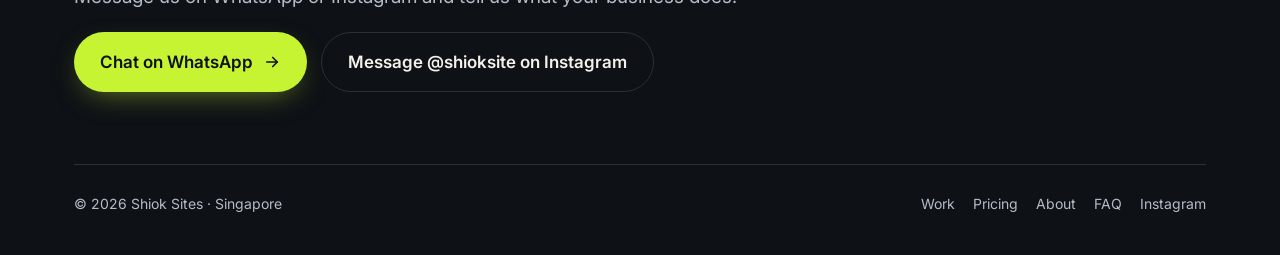
<file: website-v2/faq.html>
<!DOCTYPE html>
<html lang="en">
<head>
<meta charset="utf-8">
<meta name="viewport" content="width=device-width, initial-scale=1">
<title>FAQ | Shiok Sites</title>
<meta name="description" content="Answers about cost, turnaround, revisions, hosting, domains and care plans at Shiok Sites.">
<meta property="og:type" content="website">
<meta property="og:title" content="FAQ | Shiok Sites">
<meta property="og:description" content="Answers about cost, turnaround, revisions, hosting, domains and care plans at Shiok Sites.">
<meta property="og:image" content="https://shioksites.netlify.app/og.png">
<meta property="og:url" content="https://shioksites.netlify.app/faq.html">
<meta name="twitter:card" content="summary_large_image">
<meta name="theme-color" content="#0E1116">
<link rel="icon" type="image/png" href="favicon.png">
<link rel="apple-touch-icon" href="favicon.png">

<link rel="preconnect" href="https://fonts.googleapis.com">
<link rel="preconnect" href="https://fonts.gstatic.com" crossorigin>
<link href="https://fonts.googleapis.com/css2?family=Space+Grotesk:wght@500;700&amp;family=Inter:wght@400;500;600&amp;family=Fraunces:opsz,wght@9..144,600&amp;family=DM+Sans:wght@400;700&amp;family=Bebas+Neue&amp;family=Playfair+Display:ital,wght@1,600&amp;family=DM+Serif+Display&amp;family=Baloo+2:wght@700&amp;display=swap" rel="stylesheet">
<link rel="stylesheet" href="site.css">

</head>
<body>
<div class="wrap">
  <header class="nav">
    <a class="logo" href="index.html" id="top">Shiok <span>Sites</span></a>
    <nav aria-label="Main" id="mainnav">
      <ul>
        <li><a href="index.html">Home</a></li>
        <li><a href="work.html">Work</a></li>
        <li><a href="pricing.html">Pricing</a></li>
        <li><a href="about.html">About</a></li>
        <li><a href="faq.html" class="active" aria-current="page">FAQ</a></li>
        <li><a href="#contact">Contact</a></li>
      </ul>
    </nav>
    <button class="menu-btn" type="button" aria-label="Open menu" aria-expanded="false" aria-controls="mainnav"><span></span></button>
  </header>

  <div class="pagehero">
    <div class="glow" aria-hidden="true"></div>
    <span class="eyebrow">FAQ</span>
    <h1>Questions, <em>answered.</em></h1>
    <p>Everything people usually ask before getting started. Can't find yours? Message us on WhatsApp.</p>
  </div>

  <section id="faq">
    <div class="faq">
      <details><summary>How much does a website cost?<i aria-hidden="true"></i></summary><div class="ans"><p>It depends on the number of pages and features you need. Tell us about your business and we'll send a clear quote before any work starts. Domain and hosting are not included in the build: you can buy and set them up yourself, or we can do it for an additional charge. A Shiok Care plan also includes them, along with renewals and edits.</p></div></details>
      <details><summary>Who will I be dealing with?<i aria-hidden="true"></i></summary><div class="ans"><p>Our client manager. She'll chat with you on WhatsApp, collect everything we need for your website, and keep you updated until launch, while our designer builds your site.</p></div></details>
      <details><summary>How long does it take?<i aria-hidden="true"></i></summary><div class="ans"><p>3–5 working days from when we have your content: your logo, photos, text and contact details.</p></div></details>
      <details><summary>What if I want changes?<i aria-hidden="true"></i></summary><div class="ans"><p>You get 2 rounds of revisions. You see the design before it goes live, so you can tell us what to adjust.</p></div></details>
      <details><summary>How do I make changes after launch?<i aria-hidden="true"></i></summary><div class="ans"><p>Just send us the change on WhatsApp. Edits are included in the Shiok Care plans, and one-off changes outside a plan are quoted upfront before we start.</p></div></details>
    
      <details><summary>Who owns the website and domain?<i aria-hidden="true"></i></summary><div class="ans"><p>You do. The website is yours to keep. If we register a domain for you, it is registered in your name, even if you later stop using our care plan.</p></div></details>
      <details><summary>Do you handle the domain and hosting?<i aria-hidden="true"></i></summary><div class="ans"><p>Not as part of the build. We hand over your finished website, and you can host it with any provider you like. If you&#39;d like us to set up your domain and hosting, that's available for an additional charge, or included in a Shiok Care plan along with renewals.</p></div></details>
      <details><summary>Do I have to sign up for a care plan?<i aria-hidden="true"></i></summary><div class="ans"><p>No. Care plans are optional and have no lock-in. If you&#39;d rather manage things yourself, we'll hand over your website files.</p></div></details>
      <details><summary>Can you add bookings, ordering or enquiry forms?<i aria-hidden="true"></i></summary><div class="ans"><p>Yes. WhatsApp buttons, enquiry forms and simple booking or ordering flows are all possible. Tell us what you need and we'll tell you honestly what fits.</p></div></details>
    </div>
  </section>

  <section id="contact" class="contact">
    <h2>Ready for a website you're proud of?</h2>
    <p>Message us on WhatsApp or Instagram and tell us what your business does.</p>
    <div class="ctas"><a class="btn btn-main" href="https://wa.me/6594231707?text=Hi%20Shiok%20Sites!%20I%27d%20like%20a%20quote%20for%20a%20website.%20My%20business%20is%3A%20">Chat on WhatsApp <svg width="18" height="18" viewBox="0 0 24 24" fill="none" stroke="currentColor" stroke-width="2.2" stroke-linecap="round" stroke-linejoin="round" aria-hidden="true"><path d="M5 12h14"></path><path d="M13 6l6 6-6 6"></path></svg></a><a class="btn btn-ghost" href="https://www.instagram.com/shioksite/">Message @shioksite on Instagram</a></div>
  </section>

  <footer>
    <span>© 2026 Shiok Sites · Singapore</span>
    <nav class="fnav" aria-label="Footer"><a href="work.html">Work</a><a href="pricing.html">Pricing</a><a href="about.html">About</a><a href="faq.html">FAQ</a><a href="https://www.instagram.com/shioksite/">Instagram</a></nav>
  </footer>
</div>
<dialog class="viewer" id="lb" aria-label="Design preview">
  <div class="vtop">
    <div class="vname"><strong id="lbTitle"></strong><small id="lbSub"></small></div>
    <div class="vtabs" id="lbTabs" role="tablist" aria-label="Pages"></div>
    <div class="lb-ctrl">
      <button type="button" id="lbPrev" aria-label="Previous design"><svg width="20" height="20" viewBox="0 0 24 24" fill="none" stroke="currentColor" stroke-width="2" stroke-linecap="round" aria-hidden="true"><path d="M15 18l-6-6 6-6"></path></svg></button>
      <button type="button" id="lbNext" aria-label="Next design"><svg width="20" height="20" viewBox="0 0 24 24" fill="none" stroke="currentColor" stroke-width="2" stroke-linecap="round" aria-hidden="true"><path d="M9 18l6-6-6-6"></path></svg></button>
      <button type="button" id="lbClose" aria-label="Close preview"><svg width="20" height="20" viewBox="0 0 24 24" fill="none" stroke="currentColor" stroke-width="2" stroke-linecap="round" aria-hidden="true"><path d="M6 6l12 12M18 6L6 18"></path></svg></button>
    </div>
  </div>
  <div class="browser vbrowser"><div class="bar"><b></b><b></b><b></b><span class="vhint">Tip: click the menu links inside the site too</span></div><div class="screen vscreen" id="lbStage"></div></div>
</dialog>
<div class="progress" id="progress"></div>
<div class="cursor-dot" id="cdot" aria-hidden="true"></div>
<script src="site.js"></script>
</body>
</html>
</file>
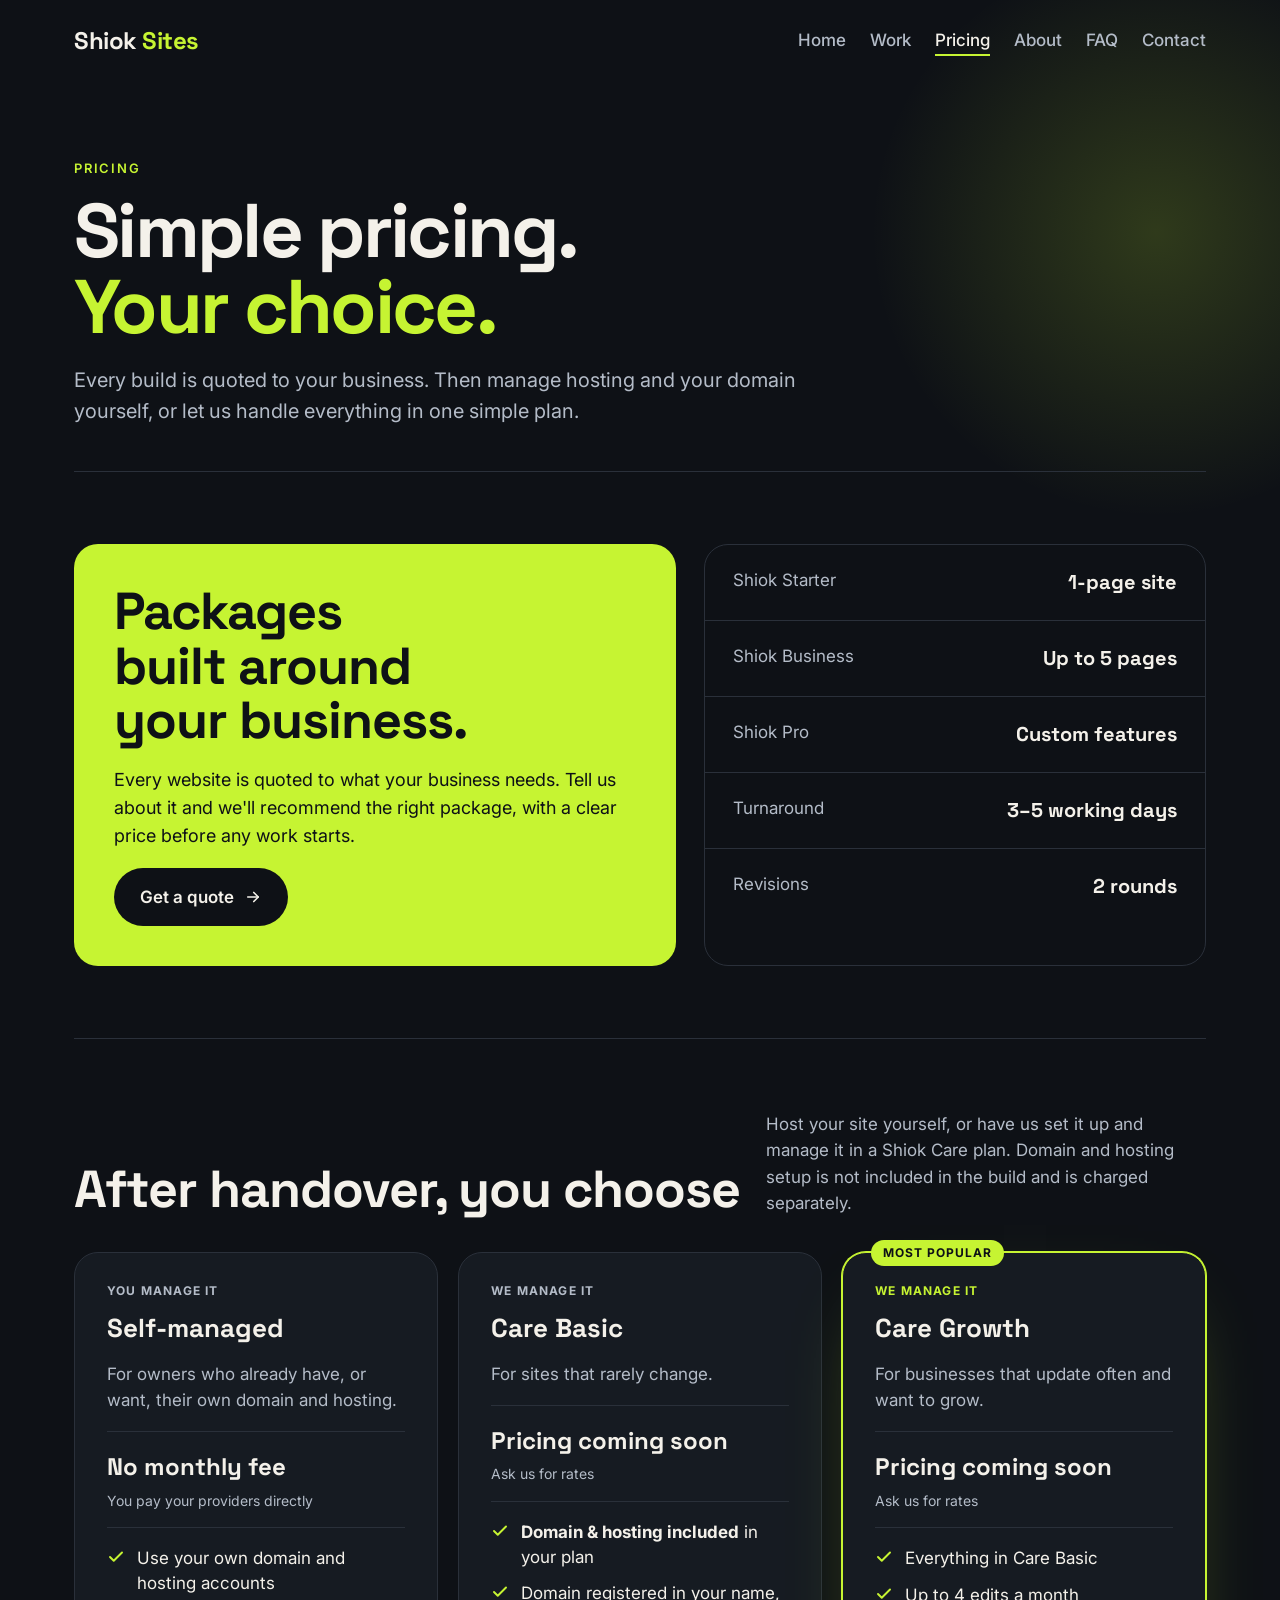
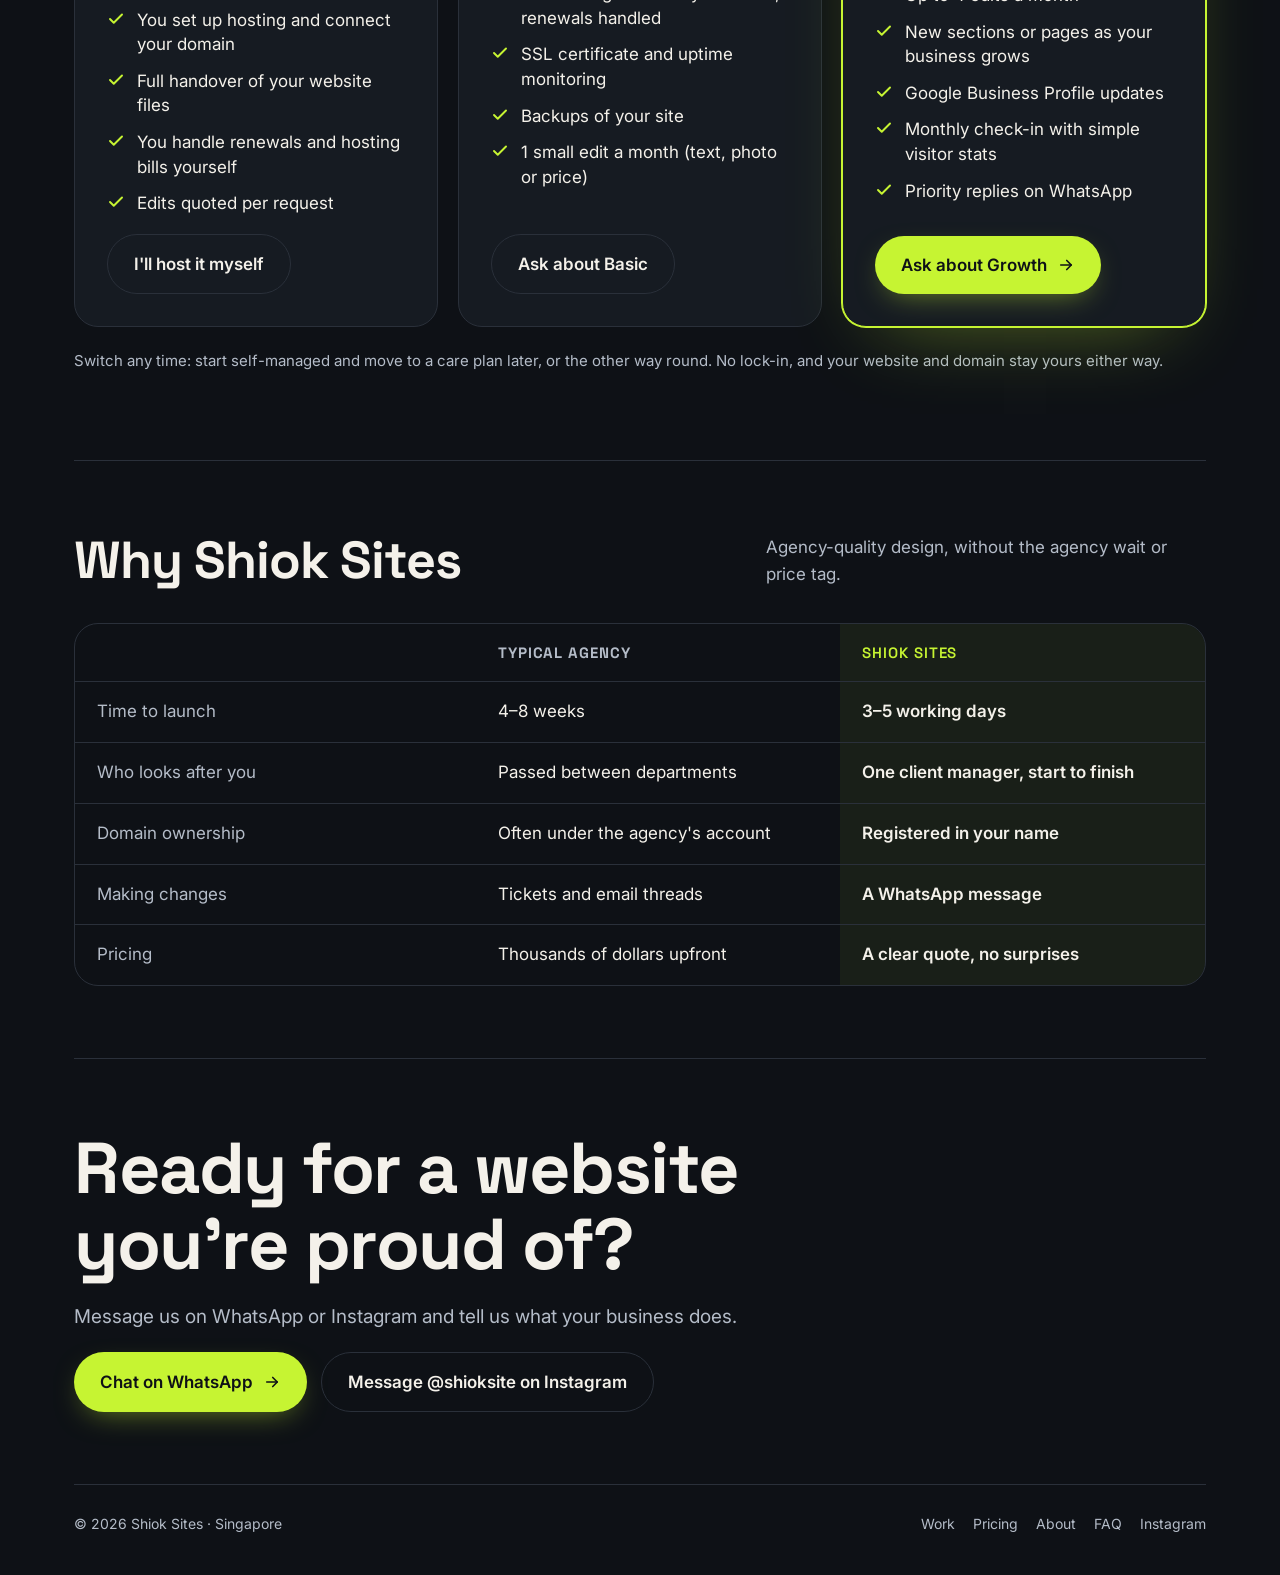
<file: website-v2/pricing.html>
<!DOCTYPE html>
<html lang="en">
<head>
<meta charset="utf-8">
<meta name="viewport" content="width=device-width, initial-scale=1">
<title>Pricing & care plans | Shiok Sites</title>
<meta name="description" content="Website packages quoted to your business. Manage hosting and your domain yourself, or include them in a Shiok Care plan.">
<meta property="og:type" content="website">
<meta property="og:title" content="Pricing & care plans | Shiok Sites">
<meta property="og:description" content="Website packages quoted to your business. Manage hosting and your domain yourself, or include them in a Shiok Care plan.">
<meta property="og:image" content="https://shioksites.netlify.app/og.png">
<meta property="og:url" content="https://shioksites.netlify.app/pricing.html">
<meta name="twitter:card" content="summary_large_image">
<meta name="theme-color" content="#0E1116">
<link rel="icon" type="image/png" href="favicon.png">
<link rel="apple-touch-icon" href="favicon.png">

<link rel="preconnect" href="https://fonts.googleapis.com">
<link rel="preconnect" href="https://fonts.gstatic.com" crossorigin>
<link href="https://fonts.googleapis.com/css2?family=Space+Grotesk:wght@500;700&amp;family=Inter:wght@400;500;600&amp;family=Fraunces:opsz,wght@9..144,600&amp;family=DM+Sans:wght@400;700&amp;family=Bebas+Neue&amp;family=Playfair+Display:ital,wght@1,600&amp;family=DM+Serif+Display&amp;family=Baloo+2:wght@700&amp;display=swap" rel="stylesheet">
<link rel="stylesheet" href="site.css">

</head>
<body>
<div class="wrap">
  <header class="nav">
    <a class="logo" href="index.html" id="top">Shiok <span>Sites</span></a>
    <nav aria-label="Main" id="mainnav">
      <ul>
        <li><a href="index.html">Home</a></li>
        <li><a href="work.html">Work</a></li>
        <li><a href="pricing.html" class="active" aria-current="page">Pricing</a></li>
        <li><a href="about.html">About</a></li>
        <li><a href="faq.html">FAQ</a></li>
        <li><a href="#contact">Contact</a></li>
      </ul>
    </nav>
    <button class="menu-btn" type="button" aria-label="Open menu" aria-expanded="false" aria-controls="mainnav"><span></span></button>
  </header>

  <div class="pagehero">
    <div class="glow" aria-hidden="true"></div>
    <span class="eyebrow">Pricing</span>
    <h1>Simple pricing. <em>Your choice.</em></h1>
    <p>Every build is quoted to your business. Then manage hosting and your domain yourself, or let us handle everything in one simple plan.</p>
  </div>

  <section id="offer">
    <div class="offer">
      <div class="deal">
        <h2>Packages built around your business.</h2>
        <p>Every website is quoted to what your business needs. Tell us about it and we'll recommend the right package, with a clear price before any work starts.</p>
        <a class="btn" href="https://wa.me/6594231707?text=Hi%20Shiok%20Sites!%20I%27d%20like%20a%20quote%20for%20a%20website.%20My%20business%20is%3A%20">Get a quote <svg width="18" height="18" viewBox="0 0 24 24" fill="none" stroke="currentColor" stroke-width="2.2" stroke-linecap="round" stroke-linejoin="round" aria-hidden="true"><path d="M5 12h14"></path><path d="M13 6l6 6-6 6"></path></svg></a>
      </div>
      <div class="facts">
        <div><span>Shiok Starter</span><b>1-page site</b></div>
        <div><span>Shiok Business</span><b>Up to 5 pages</b></div>
        <div><span>Shiok Pro</span><b>Custom features</b></div>
        <div><span>Turnaround</span><b>3–5 working days</b></div>
        <div><span>Revisions</span><b>2 rounds</b></div>
      </div>
    </div>
  </section>


  <section id="care">
    <div class="head">
      <h2>After handover, you choose</h2>
      <p>Host your site yourself, or have us set it up and manage it in a Shiok Care plan. Domain and hosting setup is not included in the build and is charged separately.</p>
    </div>
    <div class="plans">
      <div class="plan">
        <span class="kind">You manage it</span>
        <h3>Self-managed</h3>
        <p class="for">For owners who already have, or want, their own domain and hosting.</p>
        <div class="price"><b>No monthly fee</b><span>You pay your providers directly</span></div>
        <ul>
          <li><svg width="18" height="18" viewBox="0 0 24 24" fill="none" stroke="currentColor" stroke-width="2.6" stroke-linecap="round" stroke-linejoin="round" aria-hidden="true"><path d="M20 6L9 17l-5-5"></path></svg>Use your own domain and hosting accounts</li>
          <li><svg width="18" height="18" viewBox="0 0 24 24" fill="none" stroke="currentColor" stroke-width="2.6" stroke-linecap="round" stroke-linejoin="round" aria-hidden="true"><path d="M20 6L9 17l-5-5"></path></svg>You set up hosting and connect your domain</li>
          <li><svg width="18" height="18" viewBox="0 0 24 24" fill="none" stroke="currentColor" stroke-width="2.6" stroke-linecap="round" stroke-linejoin="round" aria-hidden="true"><path d="M20 6L9 17l-5-5"></path></svg>Full handover of your website files</li>
          <li><svg width="18" height="18" viewBox="0 0 24 24" fill="none" stroke="currentColor" stroke-width="2.6" stroke-linecap="round" stroke-linejoin="round" aria-hidden="true"><path d="M20 6L9 17l-5-5"></path></svg>You handle renewals and hosting bills yourself</li>
          <li><svg width="18" height="18" viewBox="0 0 24 24" fill="none" stroke="currentColor" stroke-width="2.6" stroke-linecap="round" stroke-linejoin="round" aria-hidden="true"><path d="M20 6L9 17l-5-5"></path></svg>Edits quoted per request</li>
        </ul>
        <a class="btn btn-ghost" href="https://wa.me/6594231707?text=Hi%20Shiok%20Sites!%20I%27d%20like%20to%20host%20the%20website%20on%20my%20own%20domain.">I'll host it myself</a>
      </div>
      <div class="plan">
        <span class="kind">We manage it</span>
        <h3>Care Basic</h3>
        <p class="for">For sites that rarely change.</p>
        <div class="price"><b>Pricing coming soon</b><span>Ask us for rates</span></div>
        <ul>
          <li><svg width="18" height="18" viewBox="0 0 24 24" fill="none" stroke="currentColor" stroke-width="2.6" stroke-linecap="round" stroke-linejoin="round" aria-hidden="true"><path d="M20 6L9 17l-5-5"></path></svg><span><b>Domain &amp; hosting included</b> in your plan</span></li>
          <li><svg width="18" height="18" viewBox="0 0 24 24" fill="none" stroke="currentColor" stroke-width="2.6" stroke-linecap="round" stroke-linejoin="round" aria-hidden="true"><path d="M20 6L9 17l-5-5"></path></svg>Domain registered in your name, renewals handled</li>
          <li><svg width="18" height="18" viewBox="0 0 24 24" fill="none" stroke="currentColor" stroke-width="2.6" stroke-linecap="round" stroke-linejoin="round" aria-hidden="true"><path d="M20 6L9 17l-5-5"></path></svg>SSL certificate and uptime monitoring</li>
          <li><svg width="18" height="18" viewBox="0 0 24 24" fill="none" stroke="currentColor" stroke-width="2.6" stroke-linecap="round" stroke-linejoin="round" aria-hidden="true"><path d="M20 6L9 17l-5-5"></path></svg>Backups of your site</li>
          <li><svg width="18" height="18" viewBox="0 0 24 24" fill="none" stroke="currentColor" stroke-width="2.6" stroke-linecap="round" stroke-linejoin="round" aria-hidden="true"><path d="M20 6L9 17l-5-5"></path></svg>1 small edit a month (text, photo or price)</li>
        </ul>
        <a class="btn btn-ghost" href="https://wa.me/6594231707?text=Hi%20Shiok%20Sites!%20I%27d%20like%20to%20know%20more%20about%20the%20Care%20Basic%20plan.">Ask about Basic</a>
      </div>
      <div class="plan hot">
        <span class="tagx">Most popular</span>
        <span class="kind">We manage it</span>
        <h3>Care Growth</h3>
        <p class="for">For businesses that update often and want to grow.</p>
        <div class="price"><b>Pricing coming soon</b><span>Ask us for rates</span></div>
        <ul>
          <li><svg width="18" height="18" viewBox="0 0 24 24" fill="none" stroke="currentColor" stroke-width="2.6" stroke-linecap="round" stroke-linejoin="round" aria-hidden="true"><path d="M20 6L9 17l-5-5"></path></svg>Everything in Care Basic</li>
          <li><svg width="18" height="18" viewBox="0 0 24 24" fill="none" stroke="currentColor" stroke-width="2.6" stroke-linecap="round" stroke-linejoin="round" aria-hidden="true"><path d="M20 6L9 17l-5-5"></path></svg>Up to 4 edits a month</li>
          <li><svg width="18" height="18" viewBox="0 0 24 24" fill="none" stroke="currentColor" stroke-width="2.6" stroke-linecap="round" stroke-linejoin="round" aria-hidden="true"><path d="M20 6L9 17l-5-5"></path></svg>New sections or pages as your business grows</li>
          <li><svg width="18" height="18" viewBox="0 0 24 24" fill="none" stroke="currentColor" stroke-width="2.6" stroke-linecap="round" stroke-linejoin="round" aria-hidden="true"><path d="M20 6L9 17l-5-5"></path></svg>Google Business Profile updates</li>
          <li><svg width="18" height="18" viewBox="0 0 24 24" fill="none" stroke="currentColor" stroke-width="2.6" stroke-linecap="round" stroke-linejoin="round" aria-hidden="true"><path d="M20 6L9 17l-5-5"></path></svg>Monthly check-in with simple visitor stats</li>
          <li><svg width="18" height="18" viewBox="0 0 24 24" fill="none" stroke="currentColor" stroke-width="2.6" stroke-linecap="round" stroke-linejoin="round" aria-hidden="true"><path d="M20 6L9 17l-5-5"></path></svg>Priority replies on WhatsApp</li>
        </ul>
        <a class="btn btn-main" href="https://wa.me/6594231707?text=Hi%20Shiok%20Sites!%20I%27d%20like%20to%20know%20more%20about%20the%20Care%20Growth%20plan.">Ask about Growth <svg width="18" height="18" viewBox="0 0 24 24" fill="none" stroke="currentColor" stroke-width="2.2" stroke-linecap="round" stroke-linejoin="round" aria-hidden="true"><path d="M5 12h14"></path><path d="M13 6l6 6-6 6"></path></svg></a>
      </div>
    </div>
    <p class="carenote">Switch any time: start self-managed and move to a care plan later, or the other way round. No lock-in, and your website and domain stay yours either way.</p>
  </section>

  <section id="why">
    <div class="head">
      <h2>Why Shiok Sites</h2>
      <p>Agency-quality design, without the agency wait or price tag.</p>
    </div>
    <div class="cmp" role="table" aria-label="Shiok Sites compared with a typical web agency">
      <div class="r h" role="row"><div role="columnheader"></div><div role="columnheader">Typical agency</div><div role="columnheader">Shiok Sites</div></div>
      <div class="r" role="row"><div role="rowheader">Time to launch</div><div role="cell">4–8 weeks</div><div role="cell">3–5 working days</div></div>
      <div class="r" role="row"><div role="rowheader">Who looks after you</div><div role="cell">Passed between departments</div><div role="cell">One client manager, start to finish</div></div>
      <div class="r" role="row"><div role="rowheader">Domain ownership</div><div role="cell">Often under the agency's account</div><div role="cell">Registered in your name</div></div>
      <div class="r" role="row"><div role="rowheader">Making changes</div><div role="cell">Tickets and email threads</div><div role="cell">A WhatsApp message</div></div>
      <div class="r" role="row"><div role="rowheader">Pricing</div><div role="cell">Thousands of dollars upfront</div><div role="cell">A clear quote, no surprises</div></div>
    </div>
  </section>

  <section id="contact" class="contact">
    <h2>Ready for a website you're proud of?</h2>
    <p>Message us on WhatsApp or Instagram and tell us what your business does.</p>
    <div class="ctas"><a class="btn btn-main" href="https://wa.me/6594231707?text=Hi%20Shiok%20Sites!%20I%27d%20like%20a%20quote%20for%20a%20website.%20My%20business%20is%3A%20">Chat on WhatsApp <svg width="18" height="18" viewBox="0 0 24 24" fill="none" stroke="currentColor" stroke-width="2.2" stroke-linecap="round" stroke-linejoin="round" aria-hidden="true"><path d="M5 12h14"></path><path d="M13 6l6 6-6 6"></path></svg></a><a class="btn btn-ghost" href="https://www.instagram.com/shioksite/">Message @shioksite on Instagram</a></div>
  </section>

  <footer>
    <span>© 2026 Shiok Sites · Singapore</span>
    <nav class="fnav" aria-label="Footer"><a href="work.html">Work</a><a href="pricing.html">Pricing</a><a href="about.html">About</a><a href="faq.html">FAQ</a><a href="https://www.instagram.com/shioksite/">Instagram</a></nav>
  </footer>
</div>
<dialog class="viewer" id="lb" aria-label="Design preview">
  <div class="vtop">
    <div class="vname"><strong id="lbTitle"></strong><small id="lbSub"></small></div>
    <div class="vtabs" id="lbTabs" role="tablist" aria-label="Pages"></div>
    <div class="lb-ctrl">
      <button type="button" id="lbPrev" aria-label="Previous design"><svg width="20" height="20" viewBox="0 0 24 24" fill="none" stroke="currentColor" stroke-width="2" stroke-linecap="round" aria-hidden="true"><path d="M15 18l-6-6 6-6"></path></svg></button>
      <button type="button" id="lbNext" aria-label="Next design"><svg width="20" height="20" viewBox="0 0 24 24" fill="none" stroke="currentColor" stroke-width="2" stroke-linecap="round" aria-hidden="true"><path d="M9 18l6-6-6-6"></path></svg></button>
      <button type="button" id="lbClose" aria-label="Close preview"><svg width="20" height="20" viewBox="0 0 24 24" fill="none" stroke="currentColor" stroke-width="2" stroke-linecap="round" aria-hidden="true"><path d="M6 6l12 12M18 6L6 18"></path></svg></button>
    </div>
  </div>
  <div class="browser vbrowser"><div class="bar"><b></b><b></b><b></b><span class="vhint">Tip: click the menu links inside the site too</span></div><div class="screen vscreen" id="lbStage"></div></div>
</dialog>
<div class="progress" id="progress"></div>
<div class="cursor-dot" id="cdot" aria-hidden="true"></div>
<script src="site.js"></script>
</body>
</html>
</file>
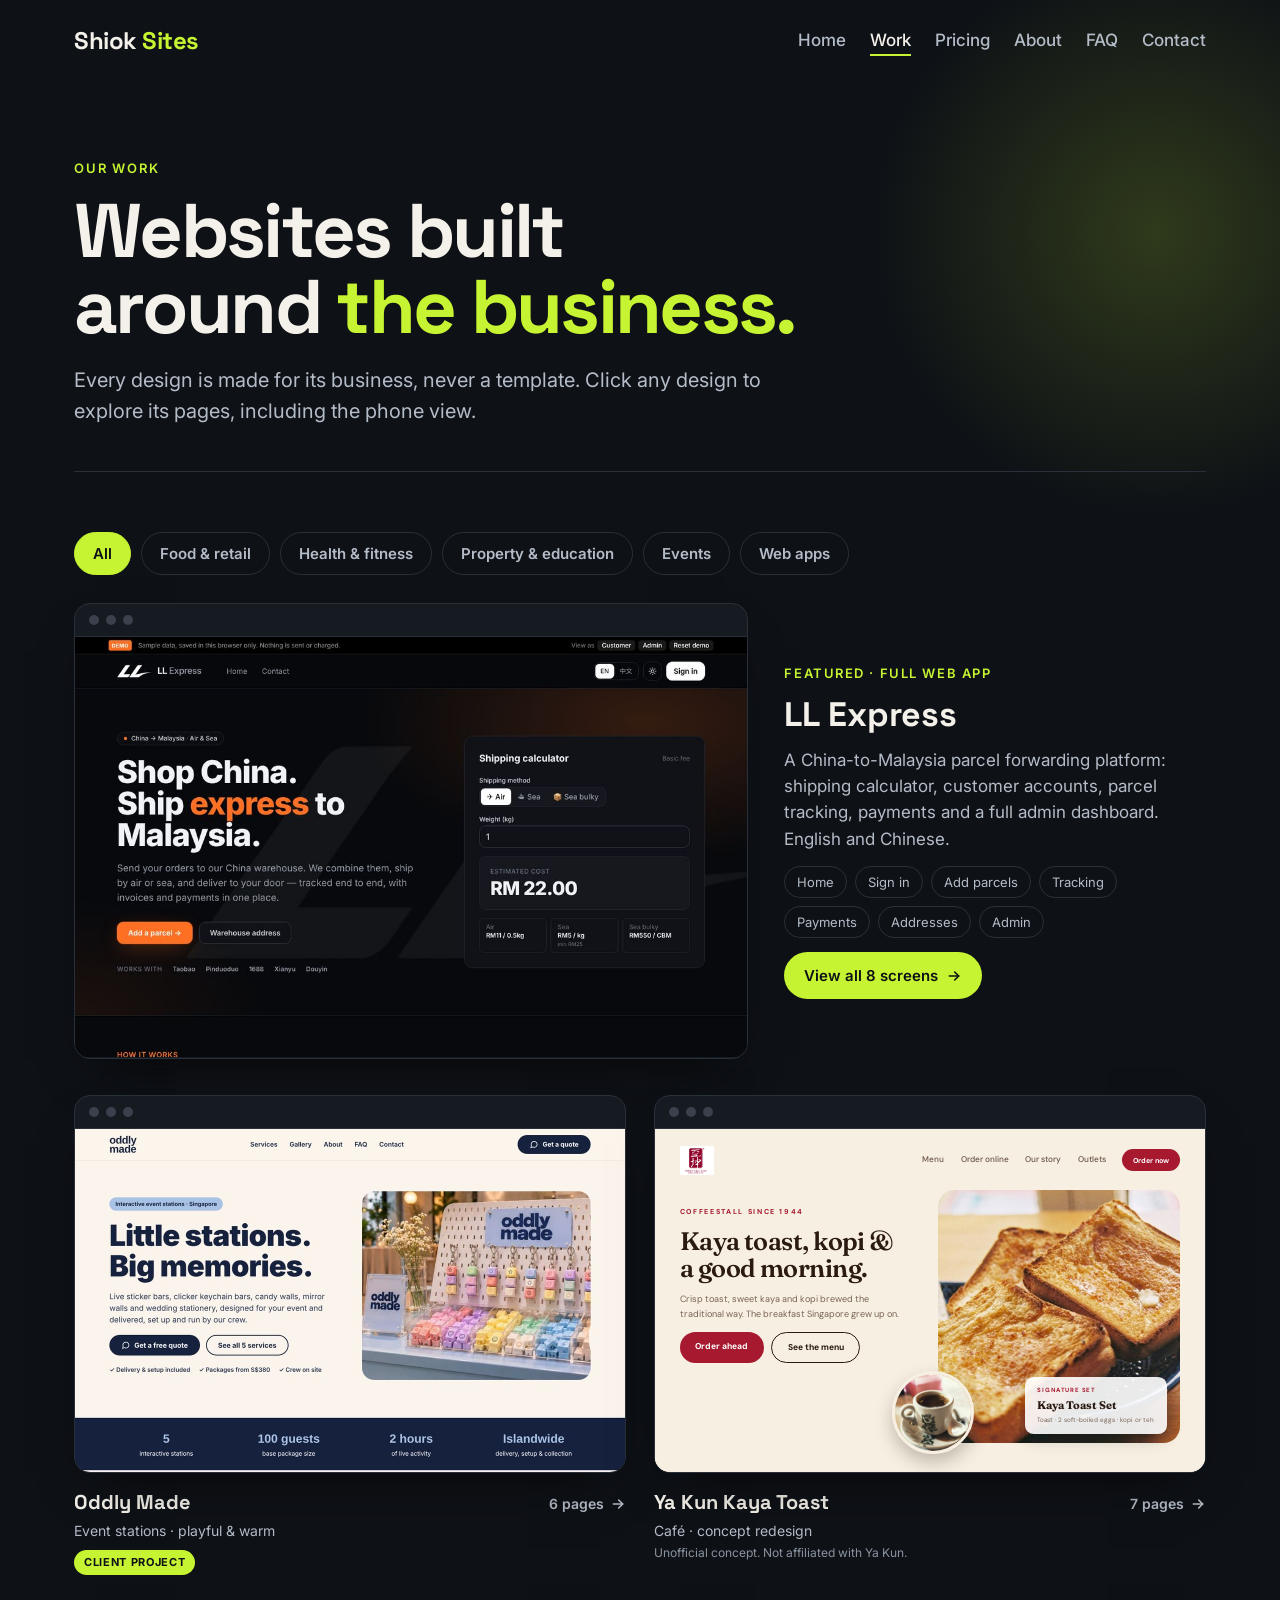
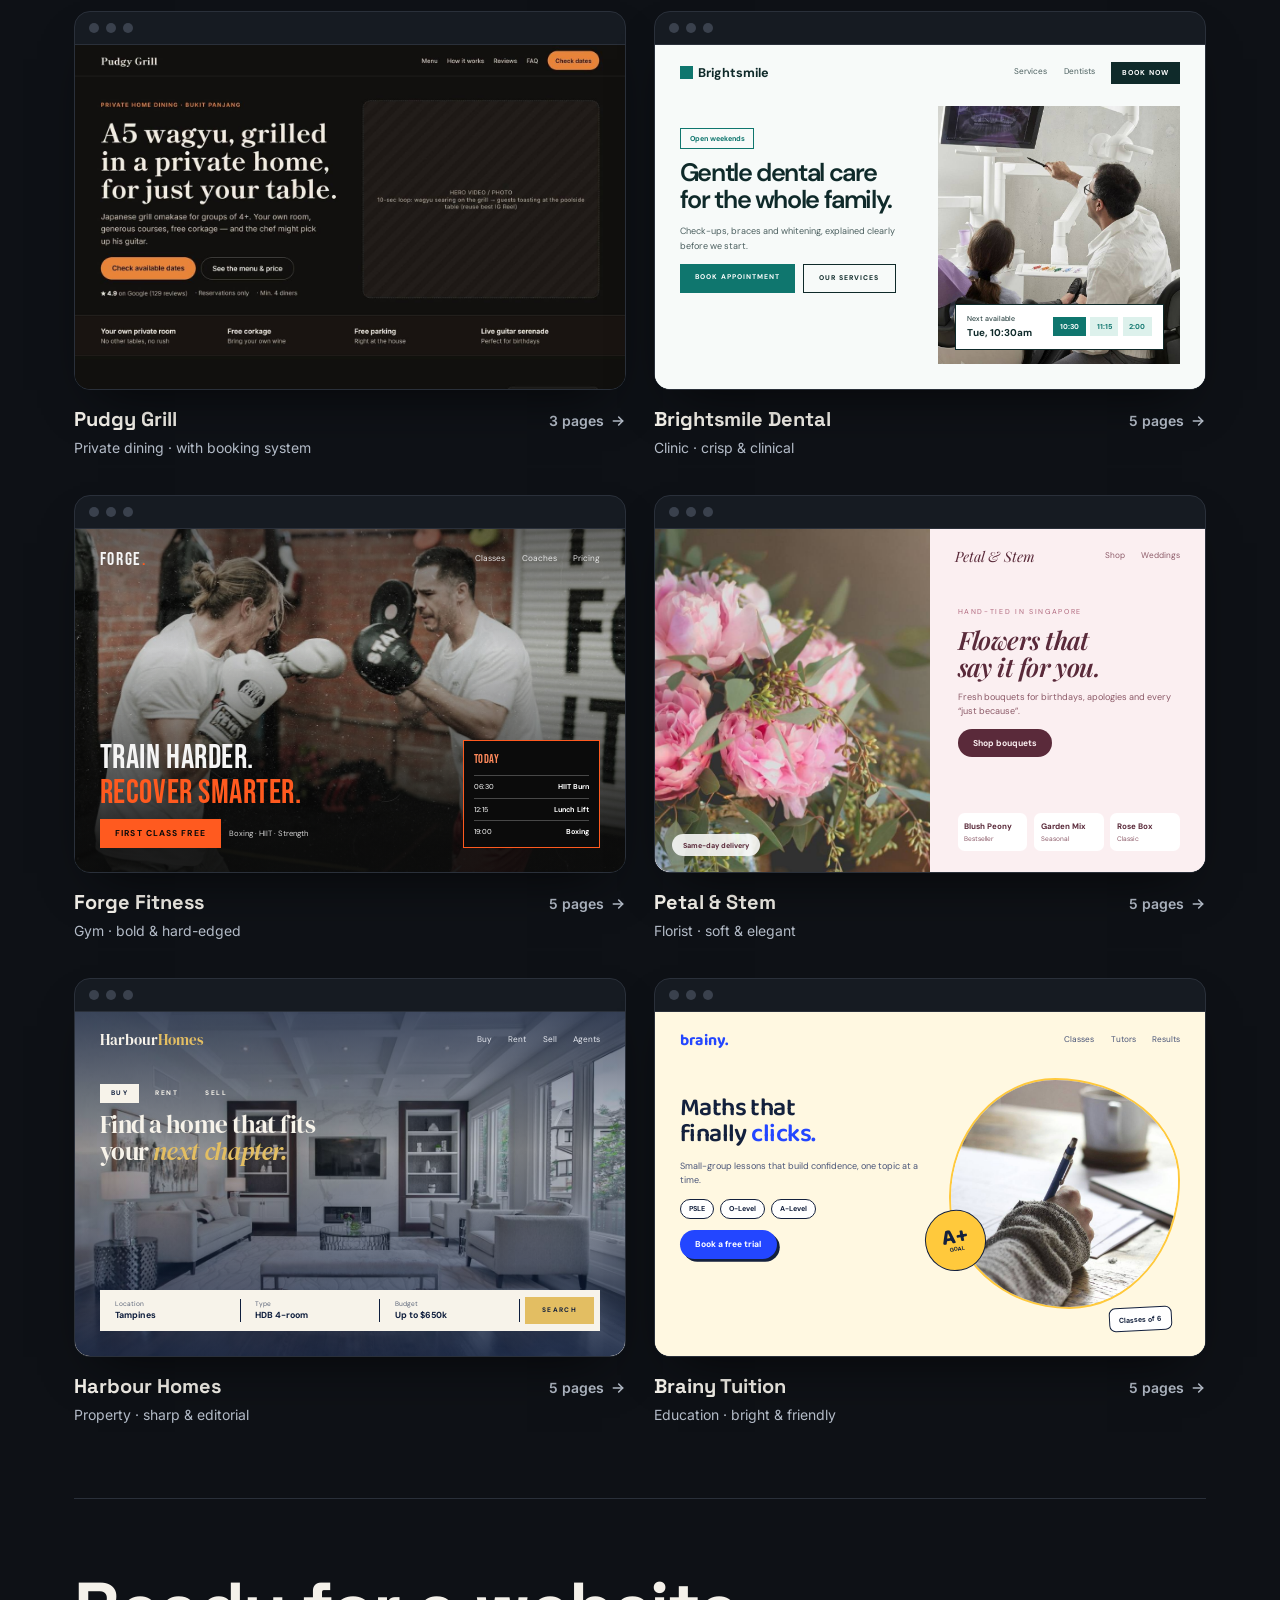
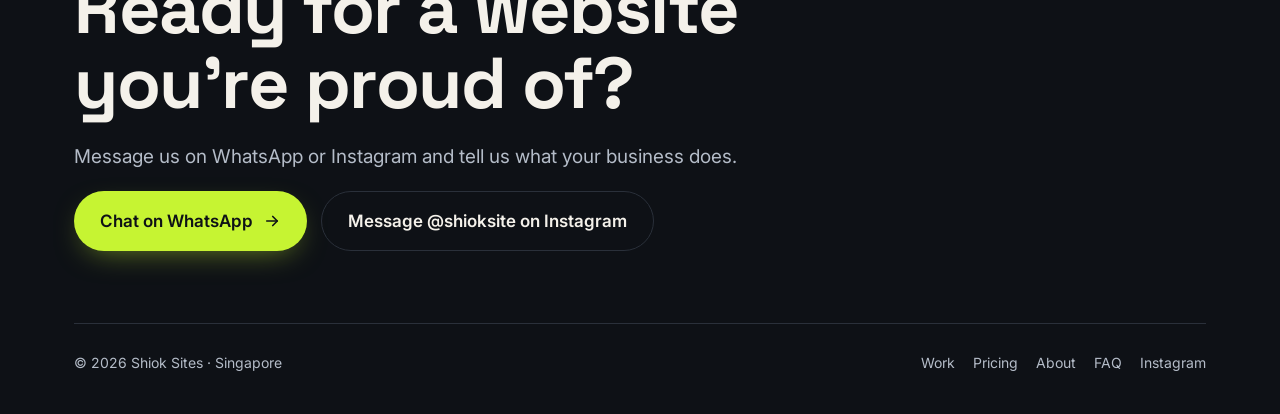
<file: website-v2/work.html>
<!DOCTYPE html>
<html lang="en">
<head>
<meta charset="utf-8">
<meta name="viewport" content="width=device-width, initial-scale=1">
<title>Our work | Shiok Sites</title>
<meta name="description" content="Website designs by Shiok Sites for Singapore cafés, clinics, gyms, florists, property agents and tuition centres.">
<meta property="og:type" content="website">
<meta property="og:title" content="Our work | Shiok Sites">
<meta property="og:description" content="Website designs by Shiok Sites for Singapore cafés, clinics, gyms, florists, property agents and tuition centres.">
<meta property="og:image" content="https://shioksites.netlify.app/og.png">
<meta property="og:url" content="https://shioksites.netlify.app/work.html">
<meta name="twitter:card" content="summary_large_image">
<meta name="theme-color" content="#0E1116">
<link rel="icon" type="image/png" href="favicon.png">
<link rel="apple-touch-icon" href="favicon.png">

<link rel="preconnect" href="https://fonts.googleapis.com">
<link rel="preconnect" href="https://fonts.gstatic.com" crossorigin>
<link href="https://fonts.googleapis.com/css2?family=Space+Grotesk:wght@500;700&amp;family=Inter:wght@400;500;600&amp;family=Fraunces:opsz,wght@9..144,600&amp;family=DM+Sans:wght@400;700&amp;family=Bebas+Neue&amp;family=Playfair+Display:ital,wght@1,600&amp;family=DM+Serif+Display&amp;family=Baloo+2:wght@700&amp;display=swap" rel="stylesheet">
<link rel="stylesheet" href="site.css">

</head>
<body>
<div class="wrap">
  <header class="nav">
    <a class="logo" href="index.html" id="top">Shiok <span>Sites</span></a>
    <nav aria-label="Main" id="mainnav">
      <ul>
        <li><a href="index.html">Home</a></li>
        <li><a href="work.html" class="active" aria-current="page">Work</a></li>
        <li><a href="pricing.html">Pricing</a></li>
        <li><a href="about.html">About</a></li>
        <li><a href="faq.html">FAQ</a></li>
        <li><a href="#contact">Contact</a></li>
      </ul>
    </nav>
    <button class="menu-btn" type="button" aria-label="Open menu" aria-expanded="false" aria-controls="mainnav"><span></span></button>
  </header>

  <div class="pagehero">
    <div class="glow" aria-hidden="true"></div>
    <span class="eyebrow">Our work</span>
    <h1>Websites built around <em>the business.</em></h1>
    <p>Every design is made for its business, never a template. Click any design to explore its pages, including the phone view.</p>
  </div>

  <section id="work">
    <div class="filters" role="group" aria-label="Filter designs">
      <button type="button" data-f="all" aria-pressed="true">All</button>
      <button type="button" data-f="food" aria-pressed="false">Food &amp; retail</button>
      <button type="button" data-f="health" aria-pressed="false">Health &amp; fitness</button>
      <button type="button" data-f="services" aria-pressed="false">Property &amp; education</button>
      <button type="button" data-f="events" aria-pressed="false">Events</button>
      <button type="button" data-f="apps" aria-pressed="false">Web apps</button>
    </div>
    <div class="work">
<figure class="feat-fig" data-cat="apps" data-site="ll">
<div class="browser"><div class="bar"><b></b><b></b><b></b></div><div class="screen t-ll" data-preview></div></div>
<figcaption class="feat-cap"><span class="tag">Featured · full web app</span><strong>LL Express</strong><p>A China-to-Malaysia parcel forwarding platform: shipping calculator, customer accounts, parcel tracking, payments and a full admin dashboard. English and Chinese.</p><div class="pchips"><span>Home</span><span>Sign in</span><span>Add parcels</span><span>Tracking</span><span>Payments</span><span>Addresses</span><span>Admin</span></div><span class="vbtn">View all 8 screens <svg width="16" height="16" viewBox="0 0 24 24" fill="none" stroke="currentColor" stroke-width="2.4" stroke-linecap="round" stroke-linejoin="round" aria-hidden="true"><path d="M5 12h14"></path><path d="M13 6l6 6-6 6"></path></svg></span></figcaption>
</figure>
<figure data-cat="events" data-site="oddly">
<div class="browser"><div class="bar"><b></b><b></b><b></b></div><div class="screen t-oddly" data-preview></div></div>
<figcaption><div><strong>Oddly Made</strong><small>Event stations · playful &amp; warm</small><small class="client">Client project</small></div><span class="view">6 pages <svg width="16" height="16" viewBox="0 0 24 24" fill="none" stroke="currentColor" stroke-width="2.4" stroke-linecap="round" stroke-linejoin="round" aria-hidden="true"><path d="M5 12h14"></path><path d="M13 6l6 6-6 6"></path></svg></span></figcaption>
</figure>
<figure data-cat="food" data-site="yakun">
<div class="browser"><div class="bar"><b></b><b></b><b></b></div><div class="screen t-yakun" data-preview></div></div>
<figcaption><div><strong>Ya Kun Kaya Toast</strong><small>Café · concept redesign</small><small class="disc">Unofficial concept. Not affiliated with Ya Kun.</small></div><span class="view">7 pages <svg width="16" height="16" viewBox="0 0 24 24" fill="none" stroke="currentColor" stroke-width="2.4" stroke-linecap="round" stroke-linejoin="round" aria-hidden="true"><path d="M5 12h14"></path><path d="M13 6l6 6-6 6"></path></svg></span></figcaption>
</figure>
<figure data-cat="food" data-site="pudgy">
<div class="browser"><div class="bar"><b></b><b></b><b></b></div><div class="screen t-pudgy" data-preview></div></div>
<figcaption><div><strong>Pudgy Grill</strong><small>Private dining · with booking system</small></div><span class="view">3 pages <svg width="16" height="16" viewBox="0 0 24 24" fill="none" stroke="currentColor" stroke-width="2.4" stroke-linecap="round" stroke-linejoin="round" aria-hidden="true"><path d="M5 12h14"></path><path d="M13 6l6 6-6 6"></path></svg></span></figcaption>
</figure>
<figure data-cat="health" data-site="dental">
<div class="browser"><div class="bar"><b></b><b></b><b></b></div><div class="screen t-dental" data-preview></div></div>
<figcaption><div><strong>Brightsmile Dental</strong><small>Clinic · crisp &amp; clinical</small></div><span class="view">5 pages <svg width="16" height="16" viewBox="0 0 24 24" fill="none" stroke="currentColor" stroke-width="2.4" stroke-linecap="round" stroke-linejoin="round" aria-hidden="true"><path d="M5 12h14"></path><path d="M13 6l6 6-6 6"></path></svg></span></figcaption>
</figure>
<figure data-cat="health" data-site="gym">
<div class="browser"><div class="bar"><b></b><b></b><b></b></div><div class="screen t-gym" data-preview></div></div>
<figcaption><div><strong>Forge Fitness</strong><small>Gym · bold &amp; hard-edged</small></div><span class="view">5 pages <svg width="16" height="16" viewBox="0 0 24 24" fill="none" stroke="currentColor" stroke-width="2.4" stroke-linecap="round" stroke-linejoin="round" aria-hidden="true"><path d="M5 12h14"></path><path d="M13 6l6 6-6 6"></path></svg></span></figcaption>
</figure>
<figure data-cat="food" data-site="florist">
<div class="browser"><div class="bar"><b></b><b></b><b></b></div><div class="screen t-florist" data-preview></div></div>
<figcaption><div><strong>Petal &amp; Stem</strong><small>Florist · soft &amp; elegant</small></div><span class="view">5 pages <svg width="16" height="16" viewBox="0 0 24 24" fill="none" stroke="currentColor" stroke-width="2.4" stroke-linecap="round" stroke-linejoin="round" aria-hidden="true"><path d="M5 12h14"></path><path d="M13 6l6 6-6 6"></path></svg></span></figcaption>
</figure>
<figure data-cat="services" data-site="realty">
<div class="browser"><div class="bar"><b></b><b></b><b></b></div><div class="screen t-realty" data-preview></div></div>
<figcaption><div><strong>Harbour Homes</strong><small>Property · sharp &amp; editorial</small></div><span class="view">5 pages <svg width="16" height="16" viewBox="0 0 24 24" fill="none" stroke="currentColor" stroke-width="2.4" stroke-linecap="round" stroke-linejoin="round" aria-hidden="true"><path d="M5 12h14"></path><path d="M13 6l6 6-6 6"></path></svg></span></figcaption>
</figure>
<figure data-cat="services" data-site="tuition">
<div class="browser"><div class="bar"><b></b><b></b><b></b></div><div class="screen t-tuition" data-preview></div></div>
<figcaption><div><strong>Brainy Tuition</strong><small>Education · bright &amp; friendly</small></div><span class="view">5 pages <svg width="16" height="16" viewBox="0 0 24 24" fill="none" stroke="currentColor" stroke-width="2.4" stroke-linecap="round" stroke-linejoin="round" aria-hidden="true"><path d="M5 12h14"></path><path d="M13 6l6 6-6 6"></path></svg></span></figcaption>
</figure>
    </div>
<template data-site="ll" data-page="home" data-label="Home"><img src="img/ll-home.jpg" alt="LL Express home page with shipping calculator" loading="lazy" style="display:block;width:100%;height:auto"></template>
<template data-site="ll" data-page="auth" data-label="Sign in"><img src="img/ll-auth.jpg" alt="LL Express sign in page" loading="lazy" style="display:block;width:100%;height:auto"></template>
<template data-site="ll" data-page="parcels" data-label="Add parcels"><img src="img/ll-parcels.jpg" alt="LL Express customer parcel dashboard" loading="lazy" style="display:block;width:100%;height:auto"></template>
<template data-site="ll" data-page="track" data-label="Tracking"><img src="img/ll-track.jpg" alt="LL Express parcel tracking" loading="lazy" style="display:block;width:100%;height:auto"></template>
<template data-site="ll" data-page="payments" data-label="Payments"><img src="img/ll-payments.jpg" alt="LL Express payments and invoices" loading="lazy" style="display:block;width:100%;height:auto"></template>
<template data-site="ll" data-page="addresses" data-label="Addresses"><img src="img/ll-addresses.jpg" alt="LL Express saved addresses" loading="lazy" style="display:block;width:100%;height:auto"></template>
<template data-site="ll" data-page="admin" data-label="Admin"><img src="img/ll-admin.jpg" alt="LL Express admin dashboard" loading="lazy" style="display:block;width:100%;height:auto"></template>
<template data-site="ll" data-page="phone" data-label="Phone view"><div style="background:#16181D;padding:28px 0"><img src="img/ll-phone.jpg" alt="LL Express on a phone" loading="lazy" style="display:block;width:min(360px,86%);height:auto;margin:0 auto;border-radius:28px;box-shadow:0 20px 50px -20px rgba(0,0,0,.6)"></div></template>
<template data-site="oddly" data-page="home" data-label="Home"><img src="img/om-home.jpg" alt="Oddly Made home page" loading="lazy" style="display:block;width:100%;height:auto"></template>
<template data-site="oddly" data-page="service" data-label="Station page"><img src="img/om-service.jpg" alt="Oddly Made Candy Wall Station page" loading="lazy" style="display:block;width:100%;height:auto"></template>
<template data-site="oddly" data-page="gallery" data-label="Gallery"><img src="img/om-gallery.jpg" alt="Oddly Made gallery page" loading="lazy" style="display:block;width:100%;height:auto"></template>
<template data-site="oddly" data-page="about" data-label="About &amp; FAQ"><img src="img/om-about.jpg" alt="Oddly Made about page" loading="lazy" style="display:block;width:100%;height:auto"></template>
<template data-site="oddly" data-page="contact" data-label="Get a quote"><img src="img/om-contact.jpg" alt="Oddly Made quote page" loading="lazy" style="display:block;width:100%;height:auto"></template>
<template data-site="oddly" data-page="phone" data-label="Phone view"><div style="background:#ECEAE4;padding:28px 0"><img src="img/om-phone.jpg" alt="Oddly Made home page on a phone" loading="lazy" style="display:block;width:min(360px,86%);height:auto;margin:0 auto;border-radius:28px;box-shadow:0 20px 50px -20px rgba(0,0,0,.45)"></div></template>
<template data-site="pudgy" data-page="home" data-label="Home"><div class="pg-img"><img loading="lazy" decoding="async" src="img/pudgy-home.jpg" alt="Pudgy Grill homepage"></div></template>
<template data-site="pudgy" data-page="book" data-label="Book a date"><div class="pg-img"><img loading="lazy" decoding="async" src="img/pudgy-book.jpg" alt="Pudgy Grill booking request page"></div></template>
<template data-site="pudgy" data-page="admin" data-label="Owner admin"><div class="pg-img"><img loading="lazy" decoding="async" src="img/pudgy-admin.jpg" alt="Pudgy Grill owner reservations dashboard"></div></template>
<template data-site="dental" data-page="home" data-label="Home"><div class="ip"><div class="pg-home screenlike dental">
            <div class="mnav"><span class="brand"><i></i>Brightsmile</span><div class="mlinks"><span data-go="services">Services</span><span data-go="team">Dentists</span><span class="mbtn" data-go="book">Book now</span></div></div>
            <div class="copy">
              <span class="pill">Open weekends</span>
              <h3>Gentle dental care for the whole family.</h3>
              <p>Check-ups, braces and whitening, explained clearly before we start.</p>
              <div class="row"><span class="mbtn solid" data-go="book">Book appointment</span><span class="mbtn out" data-go="services">Our services</span></div>
            </div>
            <div class="photo">
              <img class="ph" src="img/dental.jpg" alt="" loading="lazy">
              <div class="book glass"><div><span>Next available</span><b>Tue, 10:30am</b></div><div class="slot"><span>10:30</span><span>11:15</span><span>2:00</span></div></div>
            </div></div><div class="g-strip"><div><b>Weekend slots</b><span>Open 7 days a week</span></div><div><b>Clear prices</b><span>Know the cost before we start</span></div><div><b>Family friendly</b><span>Kids from age 3</span></div><div><b>CHAS &amp; Medisave</b><span>Ask us what applies</span></div></div><div class="ysec"><div class="ysh"><div><span class="ieb">Services</span><h3>Everything your smile needs</h3></div><span class="ylink" data-go="services">All services <svg width="1em" height="1em" viewBox="0 0 24 24" fill="none" stroke="currentColor" stroke-width="2.4" stroke-linecap="round" stroke-linejoin="round" aria-hidden="true"><path d="M5 12h14"></path><path d="M13 6l6 6-6 6"></path></svg></span></div><div class="g-feats c3"><div><b>01</b><strong>Check-up &amp; clean</strong><span>Exam, scale and polish, with X-rays when needed.</span></div><div><b>02</b><strong>Fillings &amp; repairs</strong><span>Tooth-coloured fillings that blend in.</span></div><div><b>03</b><strong>Whitening</strong><span>In-clinic whitening in about an hour.</span></div><div><b>04</b><strong>Braces &amp; aligners</strong><span>Metal, ceramic or clear aligners.</span></div><div><b>05</b><strong>Kids dentistry</strong><span>Gentle first visits that build good habits.</span></div><div><b>06</b><strong>Wisdom teeth</strong><span>Assessment and removal, explained clearly.</span></div></div></div><div class="isplit"><div class="iimg"><img src="img/dental2.jpg" alt="" loading="lazy"></div><div class="itext"><span class="ieb">The clinic</span><h3>Calm, bright and spotless.</h3><p>Modern equipment, a quiet waiting area and dentists who explain every step before they start.</p><span class="ibtn solo" data-go="team">Meet our dentists</span></div></div><div class="ysec g-alt"><div class="ysh"><div><span class="ieb">How it works</span><h3>Your first visit</h3></div></div><div class="g-feats c3"><div><b>01</b><strong>Book online</strong><span>Pick a time that suits you, even weekends.</span></div><div><b>02</b><strong>Check-up &amp; plan</strong><span>We examine, explain and give you a clear quote.</span></div><div><b>03</b><strong>Treatment</strong><span>Only what you need, at your pace.</span></div></div></div><div class="ysec"><div class="ysh"><div><span class="ieb">Patients say</span><h3>Gentle, every time</h3></div></div><div class="g-quotes"><div><span class="g-stars">★★★★★</span><p>“I used to dread the dentist. They explained everything and it didn’t hurt at all.”</p><b>Priya</b><small>Check-up &amp; clean</small></div><div><span class="g-stars">★★★★★</span><p>“Booked a Sunday slot online in two minutes. Super convenient.”</p><b>Marcus</b><small>Whitening</small></div><div><span class="g-stars">★★★★★</span><p>“My kids actually look forward to their visits now.”</p><b>Hui Min</b><small>Kids dentistry</small></div></div></div><div class="ysec"><div class="ysh"><div><span class="ieb">Good to know</span><h3>Questions, answered</h3></div></div><div class="yfaq"><div class="open"><b>Do you take walk-ins?</b><i>−</i><p>We keep a few same-day slots, but booking online guarantees your time.</p></div><div><b>Can I use Medisave or CHAS?</b><i>+</i></div><div><b>How long does a check-up take?</b><i>+</i></div><div><b>Do you treat children?</b><i>+</i></div></div></div><div class="g-cta"><div><h3>Ready for a brighter smile?</h3><p>Weekend and evening slots available.</p></div><span class="ibtn solo" data-go="book">Book an appointment</span></div><div class="g-foot"><div class="g-ftop"><div class="g-fbrand"><span class="g-fname">Brightsmile Dental</span><p>Gentle, modern dental care for the whole family in Tampines.</p></div><div><b>Clinic</b><span data-go="services">Services</span><span data-go="team">Our dentists</span><span data-go="prices">Prices</span></div><div><b>Visit</b><span data-go="book">Book online</span><span>Tampines Central</span><span>Mon–Sun · 9am–8pm</span></div><div><b>Contact</b><span>WhatsApp us</span><span>hello@brightsmile.sg</span><span>Instagram</span></div></div><div class="g-fbot"><span>© Brightsmile Dental (sample design)</span><span>Privacy · Terms</span></div></div></div></template>
<template data-site="dental" data-page="services" data-label="Services"><div class="ip"><div class="inav"><span class="ibrand" data-go="home"><i class="dot"></i>Brightsmile</span><div class="ilinks"><span data-go="services" class="on">Services</span><span data-go="team">Our dentists</span><span data-go="prices">Prices</span><span class="ibtn" data-go="book">Book now</span></div></div><div class="yhead"><span class="ieb">Services</span><h3>Care for every smile.</h3><p>Clear prices, gentle dentists and weekend appointments for the whole family.</p><div class="itabs"><span class="on">All</span><span>General</span><span>Cosmetic</span><span>Orthodontics</span><span>Kids</span></div></div><div class="ysec" style="padding-top:0"><div class="g-feats c3"><div><b>01</b><strong>Check-up &amp; clean</strong><span>Exam, scale and polish. About 45 minutes.</span></div><div><b>02</b><strong>Fillings</strong><span>Tooth-coloured composite fillings.</span></div><div><b>03</b><strong>Root canal</strong><span>Saves the tooth, done in 1–2 visits.</span></div><div><b>04</b><strong>Whitening</strong><span>In-clinic or take-home kits.</span></div><div><b>05</b><strong>Braces</strong><span>Metal and ceramic options.</span></div><div><b>06</b><strong>Clear aligners</strong><span>Nearly invisible, removable trays.</span></div><div><b>07</b><strong>Crowns &amp; bridges</strong><span>Restore strength and shape.</span></div><div><b>08</b><strong>Wisdom teeth</strong><span>Assessment, X-ray and removal.</span></div><div><b>09</b><strong>Kids dentistry</strong><span>Fluoride, sealants and gentle first visits.</span></div></div></div><div class="isplit"><div class="iimg"><img src="img/dental2.jpg" alt="" loading="lazy"></div><div class="itext"><span class="ieb">Technology</span><h3>Digital X-rays and 3D scans.</h3><p>Lower radiation, faster results, and you can see exactly what we see on screen.</p></div></div><div class="g-cta"><div><h3>Not sure what you need?</h3></div><span class="ibtn solo" data-go="book">Book a check-up</span></div><div class="g-foot"><div class="g-ftop"><div class="g-fbrand"><span class="g-fname">Brightsmile Dental</span><p>Gentle, modern dental care for the whole family in Tampines.</p></div><div><b>Clinic</b><span data-go="services">Services</span><span data-go="team">Our dentists</span><span data-go="prices">Prices</span></div><div><b>Visit</b><span data-go="book">Book online</span><span>Tampines Central</span><span>Mon–Sun · 9am–8pm</span></div><div><b>Contact</b><span>WhatsApp us</span><span>hello@brightsmile.sg</span><span>Instagram</span></div></div><div class="g-fbot"><span>© Brightsmile Dental (sample design)</span><span>Privacy · Terms</span></div></div></div></template>
<template data-site="dental" data-page="team" data-label="Our dentists"><div class="ip"><div class="inav"><span class="ibrand" data-go="home"><i class="dot"></i>Brightsmile</span><div class="ilinks"><span data-go="services">Services</span><span data-go="team" class="on">Our dentists</span><span data-go="prices">Prices</span><span class="ibtn" data-go="book">Book now</span></div></div><div class="yhead"><span class="ieb">Our dentists</span><h3>Friendly faces, steady hands.</h3><p>Every dentist on our team is registered with the Singapore Dental Council.</p></div><div class="ysec" style="padding-top:0"><div class="g-team"><div><span class="g-av">ST</span><b>Dr Sarah Tan</b><span>Principal dentist</span><small>General &amp; cosmetic</small></div><div><span class="g-av">DK</span><b>Dr Daniel Koh</b><span>Orthodontist</span><small>Braces &amp; aligners</small></div><div><span class="g-av">AR</span><b>Dr Aisha Rahman</b><span>Dentist</span><small>Kids &amp; family</small></div><div><span class="g-av">WJ</span><b>Dr Wei Jie Lim</b><span>Dentist</span><small>Root canal &amp; implants</small></div></div></div><div class="isplit"><div class="itext"><span class="ieb">Our approach</span><h3>We explain first, then treat.</h3><p>No surprise bills and no pressure. You get a clear plan and price before anything starts.</p><span class="ibtn solo" data-go="book">Book with us</span></div><div class="iimg"><img src="img/dental.jpg" alt="" loading="lazy"></div></div><div class="g-foot"><div class="g-ftop"><div class="g-fbrand"><span class="g-fname">Brightsmile Dental</span><p>Gentle, modern dental care for the whole family in Tampines.</p></div><div><b>Clinic</b><span data-go="services">Services</span><span data-go="team">Our dentists</span><span data-go="prices">Prices</span></div><div><b>Visit</b><span data-go="book">Book online</span><span>Tampines Central</span><span>Mon–Sun · 9am–8pm</span></div><div><b>Contact</b><span>WhatsApp us</span><span>hello@brightsmile.sg</span><span>Instagram</span></div></div><div class="g-fbot"><span>© Brightsmile Dental (sample design)</span><span>Privacy · Terms</span></div></div></div></template>
<template data-site="dental" data-page="prices" data-label="Prices"><div class="ip"><div class="inav"><span class="ibrand" data-go="home"><i class="dot"></i>Brightsmile</span><div class="ilinks"><span data-go="services">Services</span><span data-go="team">Our dentists</span><span data-go="prices" class="on">Prices</span><span class="ibtn" data-go="book">Book now</span></div></div><div class="yhead"><span class="ieb">Prices</span><h3>Clear prices, no surprises.</h3><p>Final cost depends on your check-up. We always confirm before treatment.</p></div><div class="ysec" style="padding-top:0"><div class="g-table"><div><span>Check-up &amp; clean</span><span>Exam, scale &amp; polish</span><b>From $60</b></div><div><span>Digital X-ray</span><span>Per image</span><b>From $25</b></div><div><span>Filling</span><span>Tooth-coloured</span><b>From $90</b></div><div><span>Root canal</span><span>Front tooth</span><b>From $600</b></div><div><span>Whitening</span><span>In-clinic</span><b>From $380</b></div><div><span>Clear aligners</span><span>Full treatment</span><b>From $4,200</b></div><div><span>Kids check-up</span><span>Under 12</span><b>From $45</b></div></div></div><div class="g-cta"><div><h3>Questions about cost?</h3><p>We reply within the hour during opening times.</p></div><span class="ibtn solo" data-go="book">WhatsApp us</span></div><div class="g-foot"><div class="g-ftop"><div class="g-fbrand"><span class="g-fname">Brightsmile Dental</span><p>Gentle, modern dental care for the whole family in Tampines.</p></div><div><b>Clinic</b><span data-go="services">Services</span><span data-go="team">Our dentists</span><span data-go="prices">Prices</span></div><div><b>Visit</b><span data-go="book">Book online</span><span>Tampines Central</span><span>Mon–Sun · 9am–8pm</span></div><div><b>Contact</b><span>WhatsApp us</span><span>hello@brightsmile.sg</span><span>Instagram</span></div></div><div class="g-fbot"><span>© Brightsmile Dental (sample design)</span><span>Privacy · Terms</span></div></div></div></template>
<template data-site="dental" data-page="book" data-label="Book"><div class="ip"><div class="inav"><span class="ibrand" data-go="home"><i class="dot"></i>Brightsmile</span><div class="ilinks"><span data-go="services">Services</span><span data-go="team">Our dentists</span><span data-go="prices">Prices</span><span class="ibtn" data-go="book">Book now</span></div></div><div class="yhead"><span class="ieb">Book</span><h3>Book an appointment</h3><p>Choose a treatment and time. You’ll get a WhatsApp confirmation.</p></div><div class="isplit" style="padding-top:0;align-items:start"><div class="iformc"><h3>Your appointment</h3><div class="ifield"><span>Treatment</span><div>Check-up &amp; clean</div></div><div class="ifield"><span>Dentist</span><div>Any available</div></div><div class="ifield"><span>Date</span><div>Tue, 18 Nov</div></div><div class="ifield"><span>Name</span><div>Your name</div></div><div class="ifield"><span>Mobile</span><div>+65 •••• ••••</div></div><span class="ibtn solo wide">Confirm booking</span><small class="g-note">Free cancellation up to 24 hours before.</small></div><div class="g-side"><b>Available times</b><div class="islots wrap"><span>9:00</span><span class="on">10:30</span><span>11:15</span><span>2:00</span><span>3:30</span><span>4:30</span><span>6:00</span><span>7:15</span></div><div class="iimg"><img loading="lazy" decoding="async" src="img/dental2.jpg" alt=""></div></div></div><div class="g-foot"><div class="g-ftop"><div class="g-fbrand"><span class="g-fname">Brightsmile Dental</span><p>Gentle, modern dental care for the whole family in Tampines.</p></div><div><b>Clinic</b><span data-go="services">Services</span><span data-go="team">Our dentists</span><span data-go="prices">Prices</span></div><div><b>Visit</b><span data-go="book">Book online</span><span>Tampines Central</span><span>Mon–Sun · 9am–8pm</span></div><div><b>Contact</b><span>WhatsApp us</span><span>hello@brightsmile.sg</span><span>Instagram</span></div></div><div class="g-fbot"><span>© Brightsmile Dental (sample design)</span><span>Privacy · Terms</span></div></div></div></template>
<template data-site="gym" data-page="home" data-label="Home"><div class="ip"><div class="pg-home screenlike gym">
            <img class="ph" src="img/gym.jpg" alt="" loading="lazy">
            <div class="layer"></div>
            <div class="mnav"><span class="brand">FORGE<span>.</span></span><div class="mlinks"><span data-go="classes">Classes</span><span data-go="coaches">Coaches</span><span data-go="pricing">Pricing</span></div></div>
            <div class="copy">
              <h3>Train harder.<br><span>Recover smarter.</span></h3>
              <div class="row"><span class="mbtn solid" data-go="join">FIRST CLASS FREE</span><small>Boxing · HIIT · Strength</small></div>
            </div>
            <div class="sched glass">
              <em>TODAY</em>
              <div><span>06:30</span><b>HIIT Burn</b></div>
              <div><span>12:15</span><b>Lunch Lift</b></div>
              <div><span>19:00</span><b>Boxing</b></div>
            </div></div><div class="g-strip"><div><b>40+ classes</b><span>Every week</span></div><div><b>6am–10pm</b><span>Open daily</span></div><div><b>Small groups</b><span>Max 14 per class</span></div><div><b>First class free</b><span>No commitment</span></div></div><div class="ysec"><div class="ysh"><div><span class="ieb">Classes</span><h3>Find your fight</h3></div><span class="ylink" data-go="classes">Full timetable <svg width="1em" height="1em" viewBox="0 0 24 24" fill="none" stroke="currentColor" stroke-width="2.4" stroke-linecap="round" stroke-linejoin="round" aria-hidden="true"><path d="M5 12h14"></path><path d="M13 6l6 6-6 6"></path></svg></span></div><div class="igrid3 g-cards"><div class="icard"><img src="img/gym2.jpg" alt="" loading="lazy"><div class="icb"><b>HIIT Burn</b><span>45 min · All levels</span><em>Popular</em></div></div><div class="icard"><img src="img/gym.jpg" alt="" loading="lazy"><div class="icb"><b>Boxing</b><span>60 min · Beginner friendly</span></div></div><div class="icard"><img src="img/gym2.jpg" alt="" loading="lazy"><div class="icb"><b>Strength 101</b><span>50 min · Technique first</span></div></div></div></div><div class="isplit"><div class="iimg"><img src="img/gym.jpg" alt="" loading="lazy"></div><div class="itext"><span class="ieb">Coaching</span><h3>Coaches who actually coach.</h3><p>Every class is capped at 14 people, so your coach can correct your form and push you safely.</p><span class="ibtn solo" data-go="coaches">Meet the coaches</span></div></div><div class="ysec g-alt"><div class="ysh"><div><span class="ieb">Results</span><h3>Members say</h3></div></div><div class="g-quotes"><div><span class="g-stars">★★★★★</span><p>“Lost 6kg in 3 months and finally enjoy working out.”</p><b>Jun Hao</b><small>Member since 2025</small></div><div><span class="g-stars">★★★★★</span><p>“The boxing classes are the best stress relief after work.”</p><b>Clara</b><small>Boxing regular</small></div><div><span class="g-stars">★★★★★</span><p>“Coaches remember your name and your weak spots.”</p><b>Ravi</b><small>Strength 101</small></div></div></div><div class="ysec"><div class="ysh"><div><span class="ieb">Memberships</span><h3>Simple plans</h3></div><span class="ylink" data-go="pricing">Compare plans <svg width="1em" height="1em" viewBox="0 0 24 24" fill="none" stroke="currentColor" stroke-width="2.4" stroke-linecap="round" stroke-linejoin="round" aria-hidden="true"><path d="M5 12h14"></path><path d="M13 6l6 6-6 6"></path></svg></span></div><div class="g-feats c3"><div><b>01</b><strong>Starter · $89/mo</strong><span>8 classes a month plus open gym.</span></div><div><b>02</b><strong>Unlimited · $149/mo</strong><span>Unlimited classes and 1 PT session.</span></div><div><b>03</b><strong>Off-peak · $69/mo</strong><span>Classes before 5pm on weekdays.</span></div></div></div><div class="ysec"><div class="ysh"><div><span class="ieb">FAQ</span><h3>Before you come in</h3></div></div><div class="yfaq"><div class="open"><b>Do I need experience?</b><i>−</i><p>No. Every class has beginner options and coaches will guide you.</p></div><div><b>What should I bring?</b><i>+</i></div><div><b>Can I freeze my membership?</b><i>+</i></div><div><b>Is there parking?</b><i>+</i></div></div></div><div class="g-cta"><div><h3>Your first class is on us.</h3></div><span class="ibtn solo" data-go="join">Book a free class</span></div><div class="g-foot"><div class="g-ftop"><div class="g-fbrand"><span class="g-fname">FORGE.</span><p>Strength, HIIT and boxing in the heart of the city.</p></div><div><b>Train</b><span data-go="classes">Classes</span><span data-go="coaches">Coaches</span><span data-go="pricing">Pricing</span></div><div><b>Visit</b><span data-go="join">Join now</span><span>Mon–Sun · 6am–10pm</span><span>Near Tanjong Pagar MRT</span></div><div><b>Follow</b><span>Instagram</span><span>TikTok</span><span>YouTube</span></div></div><div class="g-fbot"><span>© Forge Fitness (sample design)</span><span>Privacy · Terms</span></div></div></div></template>
<template data-site="gym" data-page="classes" data-label="Classes"><div class="ip"><div class="inav"><span class="ibrand" data-go="home">FORGE<i>.</i></span><div class="ilinks"><span data-go="classes" class="on">Classes</span><span data-go="coaches">Coaches</span><span data-go="pricing">Pricing</span><span class="ibtn" data-go="join">Join now</span></div></div><div class="yhead"><span class="ieb">Timetable</span><h3>This week at Forge</h3><p>Book up to 7 days ahead in the app. Classes fill fast after 6pm.</p><div class="itabs"><span class="on">All</span><span>HIIT</span><span>Strength</span><span>Boxing</span><span>Spin</span></div></div><div class="itt g-tt"><div class="h"><span></span><span>Mon</span><span>Tue</span><span>Wed</span><span>Thu</span></div><div><span>06:30</span><b>HIIT Burn</b><b>Strength 101</b><b>HIIT Burn</b><b>Boxing</b></div><div><span>07:30</span><b>Mobility</b><b>HIIT Burn</b><b>Spin</b><b>Strength 101</b></div><div><span>12:15</span><b>Lunch Lift</b><b>Core Blast</b><b>Lunch Lift</b><b>Core Blast</b></div><div><span>18:30</span><b>Boxing</b><b>Spin</b><b>Boxing</b><b>HIIT Burn</b></div><div><span>19:30</span><b>Strength 101</b><b>Boxing</b><b>Strength 101</b><b>Mobility</b></div><div><span>20:30</span><b>Mobility</b><b>HIIT Burn</b><b>Core Blast</b><b>Spin</b></div></div><div class="ysec g-alt"><div class="ysh"><div><span class="ieb">Class types</span><h3>What each class is like</h3></div></div><div class="g-feats c3"><div><b>01</b><strong>HIIT Burn</strong><span>Fast intervals, big sweat, 45 minutes.</span></div><div><b>02</b><strong>Strength 101</strong><span>Barbell basics with technique coaching.</span></div><div><b>03</b><strong>Boxing</strong><span>Pads, bags and footwork.</span></div><div><b>04</b><strong>Spin</strong><span>Rhythm rides under the lights.</span></div><div><b>05</b><strong>Core Blast</strong><span>30 minutes, all abs.</span></div><div><b>06</b><strong>Mobility</strong><span>Stretch, recover, move better.</span></div></div></div><div class="g-cta"><div><h3>First class is free.</h3></div><span class="ibtn solo" data-go="join">Book now</span></div><div class="g-foot"><div class="g-ftop"><div class="g-fbrand"><span class="g-fname">FORGE.</span><p>Strength, HIIT and boxing in the heart of the city.</p></div><div><b>Train</b><span data-go="classes">Classes</span><span data-go="coaches">Coaches</span><span data-go="pricing">Pricing</span></div><div><b>Visit</b><span data-go="join">Join now</span><span>Mon–Sun · 6am–10pm</span><span>Near Tanjong Pagar MRT</span></div><div><b>Follow</b><span>Instagram</span><span>TikTok</span><span>YouTube</span></div></div><div class="g-fbot"><span>© Forge Fitness (sample design)</span><span>Privacy · Terms</span></div></div></div></template>
<template data-site="gym" data-page="coaches" data-label="Coaches"><div class="ip"><div class="inav"><span class="ibrand" data-go="home">FORGE<i>.</i></span><div class="ilinks"><span data-go="classes">Classes</span><span data-go="coaches" class="on">Coaches</span><span data-go="pricing">Pricing</span><span class="ibtn" data-go="join">Join now</span></div></div><div class="yhead"><span class="ieb">Coaches</span><h3>The people pushing you.</h3><p>Certified coaches with real-world experience, from competitive boxing to rehab.</p></div><div class="ysec" style="padding-top:0"><div class="g-team"><div><span class="g-av">ML</span><b>Marcus Lee</b><span>Head coach</span><small>Strength &amp; conditioning</small></div><div><span class="g-av">NY</span><b>Nadia Yusof</b><span>Boxing coach</span><small>Ex-amateur boxer</small></div><div><span class="g-av">KW</span><b>Ken Wong</b><span>HIIT coach</span><small>Metabolic training</small></div><div><span class="g-av">LT</span><b>Leila Tan</b><span>Mobility coach</span><small>Injury prevention</small></div></div></div><div class="isplit"><div class="itext"><span class="ieb">Personal training</span><h3>Want one-on-one?</h3><p>Book personal training sessions with any coach. Great for beginners and specific goals.</p><span class="ibtn solo" data-go="pricing">See pricing</span></div><div class="iimg"><img src="img/gym2.jpg" alt="" loading="lazy"></div></div><div class="g-foot"><div class="g-ftop"><div class="g-fbrand"><span class="g-fname">FORGE.</span><p>Strength, HIIT and boxing in the heart of the city.</p></div><div><b>Train</b><span data-go="classes">Classes</span><span data-go="coaches">Coaches</span><span data-go="pricing">Pricing</span></div><div><b>Visit</b><span data-go="join">Join now</span><span>Mon–Sun · 6am–10pm</span><span>Near Tanjong Pagar MRT</span></div><div><b>Follow</b><span>Instagram</span><span>TikTok</span><span>YouTube</span></div></div><div class="g-fbot"><span>© Forge Fitness (sample design)</span><span>Privacy · Terms</span></div></div></div></template>
<template data-site="gym" data-page="pricing" data-label="Pricing"><div class="ip"><div class="inav"><span class="ibrand" data-go="home">FORGE<i>.</i></span><div class="ilinks"><span data-go="classes">Classes</span><span data-go="coaches">Coaches</span><span data-go="pricing" class="on">Pricing</span><span class="ibtn" data-go="join">Join now</span></div></div><div class="yhead"><span class="ieb">Memberships</span><h3>Pick your plan</h3><p>No joining fee this month. Cancel with 30 days’ notice.</p></div><div class="igrid3 plain"><div class="iplan"><span>Starter</span><b>$89</b><small>per month</small><ul><li>8 classes a month</li><li>Open gym access</li><li>App booking</li></ul><em data-go="join">Choose Starter</em></div><div class="iplan hot"><span>Unlimited</span><b>$149</b><small>per month</small><ul><li>Unlimited classes</li><li>Open gym access</li><li>1 PT session</li></ul><em data-go="join">Choose Unlimited</em></div><div class="iplan"><span>Off-peak</span><b>$69</b><small>per month</small><ul><li>Classes before 5pm</li><li>Open gym access</li><li>App booking</li></ul><em data-go="join">Choose Off-peak</em></div></div><div class="ysec"><div class="ysh"><div><span class="ieb">Add-ons</span><h3>Extras</h3></div></div><div class="g-feats c3"><div><b>01</b><strong>PT session · $90</strong><span>One-on-one, 60 minutes.</span></div><div><b>02</b><strong>10-class pack · $280</strong><span>Valid for 3 months.</span></div><div><b>03</b><strong>Towel &amp; locker · $15/mo</strong><span>Fresh towel every visit.</span></div></div></div><div class="g-foot"><div class="g-ftop"><div class="g-fbrand"><span class="g-fname">FORGE.</span><p>Strength, HIIT and boxing in the heart of the city.</p></div><div><b>Train</b><span data-go="classes">Classes</span><span data-go="coaches">Coaches</span><span data-go="pricing">Pricing</span></div><div><b>Visit</b><span data-go="join">Join now</span><span>Mon–Sun · 6am–10pm</span><span>Near Tanjong Pagar MRT</span></div><div><b>Follow</b><span>Instagram</span><span>TikTok</span><span>YouTube</span></div></div><div class="g-fbot"><span>© Forge Fitness (sample design)</span><span>Privacy · Terms</span></div></div></div></template>
<template data-site="gym" data-page="join" data-label="Join"><div class="ip"><div class="inav"><span class="ibrand" data-go="home">FORGE<i>.</i></span><div class="ilinks"><span data-go="classes">Classes</span><span data-go="coaches">Coaches</span><span data-go="pricing">Pricing</span><span class="ibtn" data-go="join">Join now</span></div></div><div class="yhead"><span class="ieb">Join</span><h3>Claim your free class</h3><p>Pick a class and we’ll save you a spot. No payment needed.</p></div><div class="isplit" style="padding-top:0;align-items:start"><div class="iformc"><h3>Your details</h3><div class="ifield"><span>Class</span><div>HIIT Burn · Mon 18:30</div></div><div class="ifield"><span>Name</span><div>Your name</div></div><div class="ifield"><span>Mobile</span><div>+65 •••• ••••</div></div><div class="ifield"><span>Experience</span><div>Beginner</div></div><span class="ibtn solo wide">Book my free class</span><small class="g-note">Arrive 10 minutes early for a quick intro.</small></div><div class="iimg"><img loading="lazy" decoding="async" src="img/gym.jpg" alt=""></div></div><div class="g-foot"><div class="g-ftop"><div class="g-fbrand"><span class="g-fname">FORGE.</span><p>Strength, HIIT and boxing in the heart of the city.</p></div><div><b>Train</b><span data-go="classes">Classes</span><span data-go="coaches">Coaches</span><span data-go="pricing">Pricing</span></div><div><b>Visit</b><span data-go="join">Join now</span><span>Mon–Sun · 6am–10pm</span><span>Near Tanjong Pagar MRT</span></div><div><b>Follow</b><span>Instagram</span><span>TikTok</span><span>YouTube</span></div></div><div class="g-fbot"><span>© Forge Fitness (sample design)</span><span>Privacy · Terms</span></div></div></div></template>
<template data-site="florist" data-page="home" data-label="Home"><div class="ip"><div class="pg-home screenlike florist">
            <div class="photo"><img class="ph" src="img/florist.jpg" alt="" loading="lazy"><span class="float glass">Same-day delivery</span></div>
            <div class="mnav"><span class="brand">Petal &amp; Stem</span><div class="mlinks"><span data-go="shop">Shop</span><span data-go="weddings">Weddings</span></div></div>
            <div class="copy">
              <span class="eyebrow">Hand-tied in Singapore</span>
              <h3>Flowers that say it for you.</h3>
              <p>Fresh bouquets for birthdays, apologies and every “just because”.</p>
              <span class="mbtn solid" data-go="shop">Shop bouquets</span>
            </div>
            <div class="items">
              <div><b>Blush Peony</b><span>Bestseller</span></div>
              <div><b>Garden Mix</b><span>Seasonal</span></div>
              <div><b>Rose Box</b><span>Classic</span></div>
            </div></div><div class="g-strip"><div><b>Same-day delivery</b><span>Order by 2pm</span></div><div><b>Hand-tied</b><span>By our florists</span></div><div><b>Free message card</b><span>With every order</span></div><div><b>Fresh for 7 days</b><span>Or we replace it</span></div></div><div class="ysec"><div class="ysh"><div><span class="ieb">Bestsellers</span><h3>Loved this week</h3></div><span class="ylink" data-go="shop">Shop all <svg width="1em" height="1em" viewBox="0 0 24 24" fill="none" stroke="currentColor" stroke-width="2.4" stroke-linecap="round" stroke-linejoin="round" aria-hidden="true"><path d="M5 12h14"></path><path d="M13 6l6 6-6 6"></path></svg></span></div><div class="igrid4 g-cards"><div class="icard" data-go="product"><img src="img/florist.jpg" alt="" loading="lazy"><div class="icb"><b>Blush Peony</b><span>$88</span><em>Bestseller</em></div></div><div class="icard" data-go="product"><img src="img/fl2.jpg" alt="" loading="lazy"><div class="icb"><b>Garden Mix</b><span>$68</span></div></div><div class="icard" data-go="product"><img src="img/fl3.jpg" alt="" loading="lazy"><div class="icb"><b>Basket of Joy</b><span>$95</span></div></div><div class="icard" data-go="product"><img src="img/fl4.jpg" alt="" loading="lazy"><div class="icb"><b>Pastel Bucket</b><span>$120</span><em>New</em></div></div></div></div><div class="ysec g-alt"><div class="ysh"><div><span class="ieb">Shop by occasion</span><h3>For every moment</h3></div></div><div class="g-feats c4"><div><b>01</b><strong>Birthdays</strong><span>Bright, cheerful and fun.</span></div><div><b>02</b><strong>Anniversaries</strong><span>Roses and romantic pastels.</span></div><div><b>03</b><strong>Get well</strong><span>Soft, calming colours.</span></div><div><b>04</b><strong>Congratulations</strong><span>Bold and celebratory.</span></div></div></div><div class="isplit"><div class="itext"><span class="ieb">Weddings</span><h3>Flowers for your big day.</h3><p>Bridal bouquets, table pieces and full venue styling.</p><span class="ibtn solo" data-go="weddings">Plan your flowers</span></div><div class="iimg"><img src="img/fl4.jpg" alt="" loading="lazy"></div></div><div class="ysec"><div class="ysh"><div><span class="ieb">Reviews</span><h3>Happy recipients</h3></div></div><div class="g-quotes"><div><span class="g-stars">★★★★★</span><p>“The bouquet looked even better than the photo. She loved it!”</p><b>Ethan</b><small>Anniversary</small></div><div><span class="g-stars">★★★★★</span><p>“Ordered at noon, delivered by 4pm. Lifesaver.”</p><b>Siti</b><small>Birthday</small></div><div><span class="g-stars">★★★★★</span><p>“Our wedding flowers were absolutely perfect.”</p><b>Grace &amp; Wei</b><small>Wedding</small></div></div></div><div class="g-cta"><div><h3>Send something lovely today.</h3><p>Order by 2pm for same-day delivery.</p></div><span class="ibtn solo" data-go="shop">Shop bouquets</span></div><div class="g-foot"><div class="g-ftop"><div class="g-fbrand"><span class="g-fname">Petal &amp; Stem</span><p>Hand-tied bouquets, delivered same day across Singapore.</p></div><div><b>Shop</b><span data-go="shop">All bouquets</span><span data-go="shop">Birthday</span><span data-go="shop">Anniversary</span></div><div><b>Help</b><span data-go="delivery">Delivery</span><span data-go="delivery">Flower care</span><span data-go="weddings">Weddings</span></div><div><b>Visit</b><span>Studio at Joo Chiat</span><span>Mon–Sat · 9am–7pm</span><span>WhatsApp us</span></div></div><div class="g-fbot"><span>© Petal &amp; Stem (sample design)</span><span>Privacy · Terms</span></div></div></div></template>
<template data-site="florist" data-page="shop" data-label="Shop"><div class="ip"><div class="inav"><span class="ibrand" data-go="home">Petal &amp; Stem</span><div class="ilinks"><span data-go="shop" class="on">Shop</span><span data-go="weddings">Weddings</span><span data-go="delivery">Delivery</span><span class="ibtn" data-go="product">Cart (1)</span></div></div><div class="yhead"><span class="ieb">Shop</span><h3>Fresh bouquets, delivered today.</h3><div class="itabs"><span class="on">All</span><span>Birthday</span><span>Anniversary</span><span>Get well</span><span>Under $80</span></div></div><div class="ysec" style="padding-top:0"><div class="igrid3 g-cards"><div class="icard" data-go="product"><img src="img/florist.jpg" alt="" loading="lazy"><div class="icb"><b>Blush Peony</b><span>$88</span><em>Bestseller</em></div></div><div class="icard" data-go="product"><img src="img/fl2.jpg" alt="" loading="lazy"><div class="icb"><b>Garden Mix</b><span>$68</span></div></div><div class="icard" data-go="product"><img src="img/fl3.jpg" alt="" loading="lazy"><div class="icb"><b>Basket of Joy</b><span>$95</span></div></div><div class="icard" data-go="product"><img src="img/fl4.jpg" alt="" loading="lazy"><div class="icb"><b>Pastel Bucket</b><span>$120</span><em>New</em></div></div><div class="icard" data-go="product"><img src="img/fl2.jpg" alt="" loading="lazy"><div class="icb"><b>Sunny Day</b><span>$58</span></div></div><div class="icard" data-go="product"><img src="img/florist.jpg" alt="" loading="lazy"><div class="icb"><b>Rose Box</b><span>$108</span></div></div></div></div><div class="g-foot"><div class="g-ftop"><div class="g-fbrand"><span class="g-fname">Petal &amp; Stem</span><p>Hand-tied bouquets, delivered same day across Singapore.</p></div><div><b>Shop</b><span data-go="shop">All bouquets</span><span data-go="shop">Birthday</span><span data-go="shop">Anniversary</span></div><div><b>Help</b><span data-go="delivery">Delivery</span><span data-go="delivery">Flower care</span><span data-go="weddings">Weddings</span></div><div><b>Visit</b><span>Studio at Joo Chiat</span><span>Mon–Sat · 9am–7pm</span><span>WhatsApp us</span></div></div><div class="g-fbot"><span>© Petal &amp; Stem (sample design)</span><span>Privacy · Terms</span></div></div></div></template>
<template data-site="florist" data-page="product" data-label="Product"><div class="ip"><div class="inav"><span class="ibrand" data-go="home">Petal &amp; Stem</span><div class="ilinks"><span data-go="shop" class="on">Shop</span><span data-go="weddings">Weddings</span><span data-go="delivery">Delivery</span><span class="ibtn" data-go="product">Cart (1)</span></div></div><div class="g-prod"><div class="g-pimgs"><img loading="lazy" decoding="async" src="img/florist.jpg" alt=""><div><img loading="lazy" decoding="async" src="img/fl2.jpg" alt=""><img loading="lazy" decoding="async" src="img/fl4.jpg" alt=""><img loading="lazy" decoding="async" src="img/fl3.jpg" alt=""></div></div><div class="g-pinfo"><span class="ieb">Bestseller</span><h3>Blush Peony</h3><b class="g-price">$88</b><p>Soft pink peonies with seasonal greens, hand-tied and wrapped in blush paper.</p><span class="g-lbl">Size</span><div class="islots"><span>Petite</span><span class="on">Classic</span><span>Grand</span></div><span class="g-lbl">Delivery date</span><div class="islots"><span class="on">Today</span><span>Tomorrow</span><span>Pick a date</span></div><div class="ifield"><span>Message card</span><div>Happy birthday! Love, A.</div></div><span class="ibtn solo wide">Add to cart · $88</span><small class="g-note">Order by 2pm for same-day delivery.</small></div></div><div class="g-foot"><div class="g-ftop"><div class="g-fbrand"><span class="g-fname">Petal &amp; Stem</span><p>Hand-tied bouquets, delivered same day across Singapore.</p></div><div><b>Shop</b><span data-go="shop">All bouquets</span><span data-go="shop">Birthday</span><span data-go="shop">Anniversary</span></div><div><b>Help</b><span data-go="delivery">Delivery</span><span data-go="delivery">Flower care</span><span data-go="weddings">Weddings</span></div><div><b>Visit</b><span>Studio at Joo Chiat</span><span>Mon–Sat · 9am–7pm</span><span>WhatsApp us</span></div></div><div class="g-fbot"><span>© Petal &amp; Stem (sample design)</span><span>Privacy · Terms</span></div></div></div></template>
<template data-site="florist" data-page="weddings" data-label="Weddings"><div class="ip"><div class="inav"><span class="ibrand" data-go="home">Petal &amp; Stem</span><div class="ilinks"><span data-go="shop">Shop</span><span data-go="weddings" class="on">Weddings</span><span data-go="delivery">Delivery</span><span class="ibtn" data-go="product">Cart (1)</span></div></div><div class="isplit"><div class="itext"><span class="ieb">Weddings &amp; events</span><h3>Flowers for your big day.</h3><p>Bridal bouquets, table pieces and full venue styling. Tell us your date and colours, and we’ll put together a proposal.</p></div><div class="iimg"><img src="img/fl4.jpg" alt="" loading="lazy"></div></div><div class="ysec g-alt"><div class="ysh"><div><span class="ieb">Packages</span><h3>Pick a starting point</h3></div></div><div class="g-feats c3"><div><b>01</b><strong>Bridal</strong><span>Bouquet, boutonnieres and corsages.</span></div><div><b>02</b><strong>Ceremony</strong><span>Aisle, arch and altar flowers.</span></div><div><b>03</b><strong>Full styling</strong><span>Everything, set up on the day.</span></div></div></div><div class="isplit"><div class="iformc"><h3>Enquire</h3><div class="ifield"><span>Wedding date</span><div>Sat, 14 Mar 2027</div></div><div class="ifield"><span>Venue</span><div>Venue name</div></div><div class="ifield"><span>Colours</span><div>Blush, ivory, sage</div></div><div class="ifield"><span>Budget</span><div>$2,000–$4,000</div></div><span class="ibtn solo wide">Send enquiry</span></div><div class="iimg"><img loading="lazy" decoding="async" src="img/fl3.jpg" alt=""></div></div><div class="g-foot"><div class="g-ftop"><div class="g-fbrand"><span class="g-fname">Petal &amp; Stem</span><p>Hand-tied bouquets, delivered same day across Singapore.</p></div><div><b>Shop</b><span data-go="shop">All bouquets</span><span data-go="shop">Birthday</span><span data-go="shop">Anniversary</span></div><div><b>Help</b><span data-go="delivery">Delivery</span><span data-go="delivery">Flower care</span><span data-go="weddings">Weddings</span></div><div><b>Visit</b><span>Studio at Joo Chiat</span><span>Mon–Sat · 9am–7pm</span><span>WhatsApp us</span></div></div><div class="g-fbot"><span>© Petal &amp; Stem (sample design)</span><span>Privacy · Terms</span></div></div></div></template>
<template data-site="florist" data-page="delivery" data-label="Delivery"><div class="ip"><div class="inav"><span class="ibrand" data-go="home">Petal &amp; Stem</span><div class="ilinks"><span data-go="shop">Shop</span><span data-go="weddings">Weddings</span><span data-go="delivery" class="on">Delivery</span><span class="ibtn" data-go="product">Cart (1)</span></div></div><div class="yhead"><span class="ieb">Delivery</span><h3>Fresh, on time, every time.</h3></div><div class="ysec" style="padding-top:0"><div class="g-feats c3"><div><b>01</b><strong>Same-day</strong><span>Order by 2pm, delivered by 7pm. $15.</span></div><div><b>02</b><strong>Next-day</strong><span>Choose a 3-hour window. $12.</span></div><div><b>03</b><strong>Studio pickup</strong><span>Free, from 10am at Joo Chiat.</span></div></div></div><div class="ysec"><div class="ysh"><div><span class="ieb">Flower care</span><h3>Make them last</h3></div></div><div class="yfaq"><div class="open"><b>How do I keep my bouquet fresh?</b><i>−</i><p>Trim stems at an angle, change the water every two days and keep away from direct sun.</p></div><div><b>Can I choose a delivery time?</b><i>+</i></div><div><b>Do you deliver on Sundays?</b><i>+</i></div><div><b>What if the recipient isn’t home?</b><i>+</i></div></div></div><div class="g-foot"><div class="g-ftop"><div class="g-fbrand"><span class="g-fname">Petal &amp; Stem</span><p>Hand-tied bouquets, delivered same day across Singapore.</p></div><div><b>Shop</b><span data-go="shop">All bouquets</span><span data-go="shop">Birthday</span><span data-go="shop">Anniversary</span></div><div><b>Help</b><span data-go="delivery">Delivery</span><span data-go="delivery">Flower care</span><span data-go="weddings">Weddings</span></div><div><b>Visit</b><span>Studio at Joo Chiat</span><span>Mon–Sat · 9am–7pm</span><span>WhatsApp us</span></div></div><div class="g-fbot"><span>© Petal &amp; Stem (sample design)</span><span>Privacy · Terms</span></div></div></div></template>
<template data-site="realty" data-page="home" data-label="Home"><div class="ip"><div class="pg-home screenlike realty">
            <img class="ph" src="img/realty.jpg" alt="" loading="lazy">
            <div class="layer"></div>
            <div class="mnav"><span class="brand">Harbour<span>Homes</span></span><div class="mlinks"><span data-go="listings">Buy</span><span>Rent</span><span data-go="sell">Sell</span><span data-go="agents">Agents</span></div></div>
            <div class="copy">
              <div class="tabs"><span>Buy</span><span>Rent</span><span>Sell</span></div>
              <h3>Find a home that fits your <em>next chapter.</em></h3>
            </div>
            <div class="search glass">
              <div><span>Location</span><b>Tampines</b></div>
              <div><span>Type</span><b>HDB 4-room</b></div>
              <div><span>Budget</span><b>Up to $650k</b></div>
              <span data-go="listings">Search</span>
            </div></div><div class="g-strip"><div><b>1,200+</b><span>Homes sold</span></div><div><b>4.9★</b><span>Client rating</span></div><div><b>48 hrs</b><span>To your first viewing</span></div><div><b>0%</b><span>Hidden fees</span></div></div><div class="ysec"><div class="ysh"><div><span class="ieb">Featured</span><h3>New on the market</h3></div><span class="ylink" data-go="listings">All listings <svg width="1em" height="1em" viewBox="0 0 24 24" fill="none" stroke="currentColor" stroke-width="2.4" stroke-linecap="round" stroke-linejoin="round" aria-hidden="true"><path d="M5 12h14"></path><path d="M13 6l6 6-6 6"></path></svg></span></div><div class="igrid3 g-cards"><div class="icard" data-go="listing"><img src="img/re2.jpg" alt="" loading="lazy"><div class="icb"><b>$628,000</b><span>4-room · 93 sqm · Tampines St 81</span><em>New</em></div></div><div class="icard" data-go="listing"><img src="img/re3.jpg" alt="" loading="lazy"><div class="icb"><b>$598,000</b><span>4-room · 90 sqm · Tampines Ave 9</span></div></div><div class="icard" data-go="listing"><img src="img/re4.jpg" alt="" loading="lazy"><div class="icb"><b>$645,000</b><span>4-room · 95 sqm · Tampines St 45</span></div></div></div></div><div class="isplit"><div class="iimg"><img src="img/re3.jpg" alt="" loading="lazy"></div><div class="itext"><span class="ieb">Selling?</span><h3>Know what your home is worth.</h3><p>Get a free valuation from an agent who knows your estate, with recent transactions and a pricing plan.</p><span class="ibtn solo" data-go="sell">Get a valuation</span></div></div><div class="ysec g-alt"><div class="ysh"><div><span class="ieb">Why us</span><h3>Buying made simple</h3></div></div><div class="g-feats c3"><div><b>01</b><strong>Shortlist for you</strong><span>We send homes that match before they hit portals.</span></div><div><b>02</b><strong>Viewing in 48 hours</strong><span>We arrange viewings around your schedule.</span></div><div><b>03</b><strong>Paperwork handled</strong><span>HDB, bank loan and lawyer, sorted.</span></div></div></div><div class="ysec"><div class="ysh"><div><span class="ieb">Clients say</span><h3>Trusted by families</h3></div></div><div class="g-quotes"><div><span class="g-stars">★★★★★</span><p>“Found our first home in 3 weeks. Every question answered.”</p><b>Daniel &amp; Mei</b><small>Bought in Tampines</small></div><div><span class="g-stars">★★★★★</span><p>“Sold above valuation within a month.”</p><b>Mr Lim</b><small>Sold in Bedok</small></div><div><span class="g-stars">★★★★★</span><p>“Patient, honest and never pushy.”</p><b>Farah</b><small>Bought in Punggol</small></div></div></div><div class="g-cta"><div><h3>Ready to make a move?</h3></div><span class="ibtn solo" data-go="agents">Talk to an agent</span></div><div class="g-foot"><div class="g-ftop"><div class="g-fbrand"><span class="g-fname">HarbourHomes</span><p>Helping Singapore families buy and sell with confidence.</p></div><div><b>Property</b><span data-go="listings">Buy</span><span data-go="sell">Sell</span><span data-go="listings">Rent</span></div><div><b>Company</b><span data-go="agents">Our agents</span><span>Reviews</span><span>Careers</span></div><div><b>Contact</b><span>6123 4567</span><span>hello@harbourhomes.sg</span><span>WhatsApp</span></div></div><div class="g-fbot"><span>© Harbour Homes (sample design)</span><span>Privacy · Terms</span></div></div></div></template>
<template data-site="realty" data-page="listings" data-label="Listings"><div class="ip"><div class="inav"><span class="ibrand" data-go="home">Harbour<i>Homes</i></span><div class="ilinks"><span data-go="listings" class="on">Buy</span><span data-go="sell">Sell</span><span data-go="agents">Agents</span><span class="ibtn" data-go="listing">Talk to an agent</span></div></div><div class="yhead"><span class="ieb">Tampines · HDB 4-room</span><h3>24 homes match your search</h3><div class="isearch"><span>Tampines · HDB 4-room · up to $650k</span><b>Update</b></div></div><div class="g-filter"><div class="g-fside"><b>Filters</b><div class="ifield"><span>Property type</span><div>HDB 4-room</div></div><div class="ifield"><span>Price</span><div>Up to $650,000</div></div><div class="ifield"><span>Floor</span><div>Mid to high</div></div><div class="ifield"><span>Lease left</span><div>70+ years</div></div><div class="ifield"><span>Near MRT</span><div>Within 10 min</div></div><span class="ibtn solo wide">Apply filters</span></div><div class="igrid2 g-cards"><div class="icard" data-go="listing"><img src="img/re2.jpg" alt="" loading="lazy"><div class="icb"><b>$628,000</b><span>4-room · 93 sqm · Tampines St 81</span><em>New</em></div></div><div class="icard" data-go="listing"><img src="img/re3.jpg" alt="" loading="lazy"><div class="icb"><b>$598,000</b><span>4-room · 90 sqm · Tampines Ave 9</span></div></div><div class="icard" data-go="listing"><img src="img/re4.jpg" alt="" loading="lazy"><div class="icb"><b>$645,000</b><span>4-room · 95 sqm · Tampines St 45</span></div></div><div class="icard" data-go="listing"><img src="img/realty.jpg" alt="" loading="lazy"><div class="icb"><b>$1.38M</b><span>Condo · 3 bed · Pasir Ris</span><em>Open house</em></div></div><div class="icard" data-go="listing"><img src="img/re2.jpg" alt="" loading="lazy"><div class="icb"><b>$712,000</b><span>5-room · 110 sqm · Simei</span></div></div><div class="icard" data-go="listing"><img src="img/re4.jpg" alt="" loading="lazy"><div class="icb"><b>$585,000</b><span>4-room · 92 sqm · Bedok</span></div></div></div></div><div class="g-foot"><div class="g-ftop"><div class="g-fbrand"><span class="g-fname">HarbourHomes</span><p>Helping Singapore families buy and sell with confidence.</p></div><div><b>Property</b><span data-go="listings">Buy</span><span data-go="sell">Sell</span><span data-go="listings">Rent</span></div><div><b>Company</b><span data-go="agents">Our agents</span><span>Reviews</span><span>Careers</span></div><div><b>Contact</b><span>6123 4567</span><span>hello@harbourhomes.sg</span><span>WhatsApp</span></div></div><div class="g-fbot"><span>© Harbour Homes (sample design)</span><span>Privacy · Terms</span></div></div></div></template>
<template data-site="realty" data-page="listing" data-label="Listing"><div class="ip"><div class="inav"><span class="ibrand" data-go="home">Harbour<i>Homes</i></span><div class="ilinks"><span data-go="listings" class="on">Buy</span><span data-go="sell">Sell</span><span data-go="agents">Agents</span><span class="ibtn" data-go="listing">Talk to an agent</span></div></div><div class="igal"><img loading="lazy" decoding="async" src="img/realty.jpg" alt=""><img loading="lazy" decoding="async" src="img/re2.jpg" alt=""><img loading="lazy" decoding="async" src="img/re4.jpg" alt=""></div><div class="idetail"><div><span class="ieb">Tampines St 81</span><h3>Bright 4-room with open views</h3><div class="ifacts"><span><b>$628,000</b>Asking</span><span><b>93 sqm</b>Floor area</span><span><b>3</b>Bedrooms</span><span><b>High</b>Floor</span></div><p>Renovated in 2023 with a wide living room, open kitchen and unblocked views. 6 minutes’ walk to Tampines West MRT and near schools and Tampines Hub.</p><div class="g-table"><div><span>Lease start</span><span></span><b>1998</b></div><div><span>Remaining lease</span><span></span><b>71 years</b></div><div><span>Facing</span><span></span><b>North-South</b></div><div><span>Condition</span><span></span><b>Renovated</b></div></div></div><div class="g-stack"><div class="iagent"><b>Talk to the agent</b><span>Mei Ling · usually replies within an hour</span><em>WhatsApp agent</em></div><div class="iformc"><h3>Monthly estimate</h3><div class="ifield"><span>Loan amount</span><div>$500,000</div></div><div class="ifield"><span>Tenure</span><div>25 years</div></div><div class="g-big">≈ $2,180/mo</div><small class="g-note">Estimate only. Rates vary by bank.</small></div></div></div><div class="g-foot"><div class="g-ftop"><div class="g-fbrand"><span class="g-fname">HarbourHomes</span><p>Helping Singapore families buy and sell with confidence.</p></div><div><b>Property</b><span data-go="listings">Buy</span><span data-go="sell">Sell</span><span data-go="listings">Rent</span></div><div><b>Company</b><span data-go="agents">Our agents</span><span>Reviews</span><span>Careers</span></div><div><b>Contact</b><span>6123 4567</span><span>hello@harbourhomes.sg</span><span>WhatsApp</span></div></div><div class="g-fbot"><span>© Harbour Homes (sample design)</span><span>Privacy · Terms</span></div></div></div></template>
<template data-site="realty" data-page="sell" data-label="Sell"><div class="ip"><div class="inav"><span class="ibrand" data-go="home">Harbour<i>Homes</i></span><div class="ilinks"><span data-go="listings">Buy</span><span data-go="sell" class="on">Sell</span><span data-go="agents">Agents</span><span class="ibtn" data-go="listing">Talk to an agent</span></div></div><div class="isplit"><div class="itext"><span class="ieb">Sell with us</span><h3>Get the best price for your home.</h3><p>A free valuation, a marketing plan with professional photos, and an agent who handles viewings and paperwork.</p></div><div class="iimg"><img src="img/re3.jpg" alt="" loading="lazy"></div></div><div class="ysec g-alt"><div class="ysh"><div><span class="ieb">How it works</span><h3>From valuation to keys</h3></div></div><div class="g-feats c4"><div><b>01</b><strong>Free valuation</strong><span>Based on recent transactions in your block.</span></div><div><b>02</b><strong>Photos &amp; listing</strong><span>Professional photos and video tour.</span></div><div><b>03</b><strong>Viewings</strong><span>We host every viewing for you.</span></div><div><b>04</b><strong>Offer &amp; paperwork</strong><span>Negotiation, HDB and lawyers.</span></div></div></div><div class="isplit"><div class="iformc"><h3>Request a valuation</h3><div class="ifield"><span>Address</span><div>Block and street</div></div><div class="ifield"><span>Flat type</span><div>4-room</div></div><div class="ifield"><span>Name</span><div>Your name</div></div><div class="ifield"><span>Mobile</span><div>+65 •••• ••••</div></div><span class="ibtn solo wide">Get my valuation</span></div><div class="iimg"><img loading="lazy" decoding="async" src="img/re2.jpg" alt=""></div></div><div class="g-foot"><div class="g-ftop"><div class="g-fbrand"><span class="g-fname">HarbourHomes</span><p>Helping Singapore families buy and sell with confidence.</p></div><div><b>Property</b><span data-go="listings">Buy</span><span data-go="sell">Sell</span><span data-go="listings">Rent</span></div><div><b>Company</b><span data-go="agents">Our agents</span><span>Reviews</span><span>Careers</span></div><div><b>Contact</b><span>6123 4567</span><span>hello@harbourhomes.sg</span><span>WhatsApp</span></div></div><div class="g-fbot"><span>© Harbour Homes (sample design)</span><span>Privacy · Terms</span></div></div></div></template>
<template data-site="realty" data-page="agents" data-label="Agents"><div class="ip"><div class="inav"><span class="ibrand" data-go="home">Harbour<i>Homes</i></span><div class="ilinks"><span data-go="listings">Buy</span><span data-go="sell">Sell</span><span data-go="agents" class="on">Agents</span><span class="ibtn" data-go="listing">Talk to an agent</span></div></div><div class="yhead"><span class="ieb">Our agents</span><h3>People who know your estate.</h3><p>Every agent is CEA-registered and specialises in a few neighbourhoods.</p></div><div class="ysec" style="padding-top:0"><div class="g-team"><div><span class="g-av">ML</span><b>Mei Ling Goh</b><span>Senior agent</span><small>Tampines &amp; Pasir Ris</small></div><div><span class="g-av">AN</span><b>Arjun Nair</b><span>Agent</span><small>Bedok &amp; Simei</small></div><div><span class="g-av">RC</span><b>Rachel Chua</b><span>Agent</span><small>Punggol &amp; Sengkang</small></div><div><span class="g-av">HI</span><b>Hafiz Ismail</b><span>Agent</span><small>Jurong &amp; Bukit Batok</small></div></div></div><div class="g-cta"><div><h3>Not sure who to talk to?</h3></div><span class="ibtn solo" data-go="sell">Get matched with an agent</span></div><div class="g-foot"><div class="g-ftop"><div class="g-fbrand"><span class="g-fname">HarbourHomes</span><p>Helping Singapore families buy and sell with confidence.</p></div><div><b>Property</b><span data-go="listings">Buy</span><span data-go="sell">Sell</span><span data-go="listings">Rent</span></div><div><b>Company</b><span data-go="agents">Our agents</span><span>Reviews</span><span>Careers</span></div><div><b>Contact</b><span>6123 4567</span><span>hello@harbourhomes.sg</span><span>WhatsApp</span></div></div><div class="g-fbot"><span>© Harbour Homes (sample design)</span><span>Privacy · Terms</span></div></div></div></template>
<template data-site="tuition" data-page="home" data-label="Home"><div class="ip"><div class="pg-home screenlike tuition">
            <div class="mnav"><span class="brand">brainy.</span><div class="mlinks"><span data-go="classes">Classes</span><span data-go="tutors">Tutors</span><span data-go="portal">Results</span></div></div>
            <div class="copy">
              <h3>Maths that finally <span>clicks.</span></h3>
              <p>Small-group lessons that build confidence, one topic at a time.</p>
              <div class="chips"><span>PSLE</span><span>O-Level</span><span>A-Level</span></div>
              <span class="mbtn solid" data-go="trial">Book a free trial</span>
            </div>
            <div class="photo"><img class="ph" src="img/tuition.jpg" alt="" loading="lazy"></div>
            <div class="sticker">A+<small>GOAL</small></div>
            <span class="badge">Classes of 6</span></div><div class="g-strip"><div><b>Max 6 students</b><span>Per class</span></div><div><b>PSLE to A-Level</b><span>All levels</span></div><div><b>Weekly reports</b><span>For parents</span></div><div><b>Free trial</b><span>No commitment</span></div></div><div class="ysec"><div class="ysh"><div><span class="ieb">Classes</span><h3>Pick your level</h3></div><span class="ylink" data-go="classes">All classes <svg width="1em" height="1em" viewBox="0 0 24 24" fill="none" stroke="currentColor" stroke-width="2.4" stroke-linecap="round" stroke-linejoin="round" aria-hidden="true"><path d="M5 12h14"></path><path d="M13 6l6 6-6 6"></path></svg></span></div><div class="igrid3 plain"><div class="ilvl"><span>Primary</span><b>PSLE Maths</b><small>Sat 9am · Wed 5pm</small><em data-go="trial">Book a trial</em></div><div class="ilvl"><span>Secondary</span><b>E-Maths &amp; A-Maths</b><small>Sun 2pm · Thu 6pm</small><em data-go="trial">Book a trial</em></div><div class="ilvl"><span>JC</span><b>H2 Maths</b><small>Sat 1pm · Tue 7pm</small><em data-go="trial">Book a trial</em></div></div></div><div class="isplit"><div class="iimg"><img src="img/tu2.jpg" alt="" loading="lazy"></div><div class="itext"><span class="ieb">Our method</span><h3>Understand first, then practise.</h3><p>Every topic starts with why it works. Then we practise exam questions until it clicks, with feedback every lesson.</p><span class="ibtn solo" data-go="tutors">Meet our tutors</span></div></div><div class="ysec g-alt"><div class="ysh"><div><span class="ieb">How it works</span><h3>Getting started</h3></div></div><div class="g-feats c3"><div><b>01</b><strong>Free trial lesson</strong><span>Join a real class, no commitment.</span></div><div><b>02</b><strong>Learning plan</strong><span>We find gaps and set clear goals.</span></div><div><b>03</b><strong>Weekly progress</strong><span>Parents get a report every week.</span></div></div></div><div class="ysec"><div class="ysh"><div><span class="ieb">Parents say</span><h3>Real progress</h3></div></div><div class="g-quotes"><div><span class="g-stars">★★★★★</span><p>“My son went from dreading maths to asking for extra practice.”</p><b>Mrs Tan</b><small>Sec 3 parent</small></div><div><span class="g-stars">★★★★★</span><p>“The weekly reports keep me in the loop without nagging.”</p><b>Mr Rahman</b><small>P6 parent</small></div><div><span class="g-stars">★★★★★</span><p>“Small classes made all the difference for my daughter.”</p><b>Mrs Lee</b><small>JC1 parent</small></div></div></div><div class="ysec"><div class="ysh"><div><span class="ieb">FAQ</span><h3>Questions from parents</h3></div></div><div class="yfaq"><div class="open"><b>What happens in the trial?</b><i>−</i><p>Your child joins a real class, and we share feedback and a suggested plan afterwards.</p></div><div><b>How big are classes?</b><i>+</i></div><div><b>Do you give homework?</b><i>+</i></div><div><b>Can we switch timings?</b><i>+</i></div></div></div><div class="g-cta"><div><h3>Try a lesson for free.</h3></div><span class="ibtn solo" data-go="trial">Book a free trial</span></div><div class="g-foot"><div class="g-ftop"><div class="g-fbrand"><span class="g-fname">brainy.</span><p>Small-group maths tuition that builds confidence.</p></div><div><b>Learn</b><span data-go="classes">Classes</span><span data-go="tutors">Tutors</span><span data-go="trial">Free trial</span></div><div><b>Parents</b><span data-go="portal">Parent portal</span><span data-go="classes">Fees</span><span>FAQ</span></div><div><b>Visit</b><span>Bishan Junction 8</span><span>Tue–Sun</span><span>WhatsApp us</span></div></div><div class="g-fbot"><span>© Brainy Tuition (sample design)</span><span>Privacy · Terms</span></div></div></div></template>
<template data-site="tuition" data-page="classes" data-label="Classes"><div class="ip"><div class="inav"><span class="ibrand" data-go="home">brainy.</span><div class="ilinks"><span data-go="classes" class="on">Classes</span><span data-go="tutors">Tutors</span><span data-go="portal">Parents</span><span class="ibtn" data-go="trial">Book a trial</span></div></div><div class="yhead"><span class="ieb">Classes</span><h3>Small groups. Big progress.</h3><p>All classes are 90 minutes with a maximum of 6 students.</p><div class="itabs"><span class="on">All</span><span>Primary</span><span>Secondary</span><span>JC</span></div></div><div class="igrid3 plain"><div class="ilvl"><span>Primary</span><b>P5 Maths</b><small>Sat 11am · Wed 4pm</small><em data-go="trial">Book a trial</em></div><div class="ilvl"><span>Primary</span><b>PSLE Maths</b><small>Sat 9am · Wed 5pm</small><em data-go="trial">Book a trial</em></div><div class="ilvl"><span>Secondary</span><b>Sec 1–2 Maths</b><small>Sun 10am · Fri 5pm</small><em data-go="trial">Book a trial</em></div><div class="ilvl"><span>Secondary</span><b>E-Maths</b><small>Sun 2pm · Thu 6pm</small><em data-go="trial">Book a trial</em></div><div class="ilvl"><span>Secondary</span><b>A-Maths</b><small>Sat 3pm · Tue 5pm</small><em data-go="trial">Book a trial</em></div><div class="ilvl"><span>JC</span><b>H2 Maths</b><small>Sat 1pm · Tue 7pm</small><em data-go="trial">Book a trial</em></div></div><div class="ysec g-alt"><div class="ysh"><div><span class="ieb">Fees</span><h3>Monthly fees</h3></div></div><div class="g-table"><div><span>Primary</span><span>4 lessons</span><b>$240</b></div><div><span>Secondary</span><span>4 lessons</span><b>$280</b></div><div><span>JC</span><span>4 lessons</span><b>$360</b></div></div></div><div class="g-foot"><div class="g-ftop"><div class="g-fbrand"><span class="g-fname">brainy.</span><p>Small-group maths tuition that builds confidence.</p></div><div><b>Learn</b><span data-go="classes">Classes</span><span data-go="tutors">Tutors</span><span data-go="trial">Free trial</span></div><div><b>Parents</b><span data-go="portal">Parent portal</span><span data-go="classes">Fees</span><span>FAQ</span></div><div><b>Visit</b><span>Bishan Junction 8</span><span>Tue–Sun</span><span>WhatsApp us</span></div></div><div class="g-fbot"><span>© Brainy Tuition (sample design)</span><span>Privacy · Terms</span></div></div></div></template>
<template data-site="tuition" data-page="tutors" data-label="Tutors"><div class="ip"><div class="inav"><span class="ibrand" data-go="home">brainy.</span><div class="ilinks"><span data-go="classes">Classes</span><span data-go="tutors" class="on">Tutors</span><span data-go="portal">Parents</span><span class="ibtn" data-go="trial">Book a trial</span></div></div><div class="yhead"><span class="ieb">Tutors</span><h3>Patient, sharp and on your side.</h3><p>All tutors are full-time, with years of classroom experience.</p></div><div class="ysec" style="padding-top:0"><div class="g-team"><div><span class="g-av">MJ</span><b>Mr Jason Ong</b><span>Head tutor</span><small>A-Maths &amp; H2 Maths</small></div><div><span class="g-av">MP</span><b>Ms Priya Das</b><span>Tutor</span><small>PSLE Maths</small></div><div><span class="g-av">MH</span><b>Mr Hakim Said</b><span>Tutor</span><small>E-Maths</small></div><div><span class="g-av">MJ</span><b>Ms Joanne Lim</b><span>Tutor</span><small>Lower secondary</small></div></div></div><div class="g-cta"><div><h3>Meet them in a free trial.</h3></div><span class="ibtn solo" data-go="trial">Book a trial</span></div><div class="g-foot"><div class="g-ftop"><div class="g-fbrand"><span class="g-fname">brainy.</span><p>Small-group maths tuition that builds confidence.</p></div><div><b>Learn</b><span data-go="classes">Classes</span><span data-go="tutors">Tutors</span><span data-go="trial">Free trial</span></div><div><b>Parents</b><span data-go="portal">Parent portal</span><span data-go="classes">Fees</span><span>FAQ</span></div><div><b>Visit</b><span>Bishan Junction 8</span><span>Tue–Sun</span><span>WhatsApp us</span></div></div><div class="g-fbot"><span>© Brainy Tuition (sample design)</span><span>Privacy · Terms</span></div></div></div></template>
<template data-site="tuition" data-page="trial" data-label="Free trial"><div class="ip"><div class="inav"><span class="ibrand" data-go="home">brainy.</span><div class="ilinks"><span data-go="classes">Classes</span><span data-go="tutors">Tutors</span><span data-go="portal">Parents</span><span class="ibtn" data-go="trial">Book a trial</span></div></div><div class="isplit"><div class="iformc"><h3>Book a free trial lesson</h3><div class="ifield"><span>Student level</span><div>Secondary 3</div></div><div class="ifield"><span>Subject</span><div>A-Maths</div></div><div class="ifield"><span>Preferred day</span><div>Saturday</div></div><div class="ifield"><span>Parent’s WhatsApp</span><div>+65 •••• ••••</div></div><span class="ibtn solo wide">Book my trial</span><small class="g-note">We’ll confirm the slot on WhatsApp.</small></div><div class="iimg"><img loading="lazy" decoding="async" src="img/tu2.jpg" alt=""></div></div><div class="ysec g-alt"><div class="ysh"><div><span class="ieb">After the trial</span><h3>What happens next</h3></div></div><div class="g-feats c3"><div><b>01</b><strong>Feedback</strong><span>We share how the lesson went.</span></div><div><b>02</b><strong>Learning plan</strong><span>Goals and topics to focus on.</span></div><div><b>03</b><strong>Join if it fits</strong><span>No pressure, no deposit.</span></div></div></div><div class="g-foot"><div class="g-ftop"><div class="g-fbrand"><span class="g-fname">brainy.</span><p>Small-group maths tuition that builds confidence.</p></div><div><b>Learn</b><span data-go="classes">Classes</span><span data-go="tutors">Tutors</span><span data-go="trial">Free trial</span></div><div><b>Parents</b><span data-go="portal">Parent portal</span><span data-go="classes">Fees</span><span>FAQ</span></div><div><b>Visit</b><span>Bishan Junction 8</span><span>Tue–Sun</span><span>WhatsApp us</span></div></div><div class="g-fbot"><span>© Brainy Tuition (sample design)</span><span>Privacy · Terms</span></div></div></div></template>
<template data-site="tuition" data-page="portal" data-label="Parent portal"><div class="ip ystaff tportal"><div class="ys-side"><span class="g-fname" style="font-size:3cqw;color:#FFC93C">brainy.</span><small>Parent portal</small><span class="on">Progress</span><span>Schedule</span><span>Homework</span><span>Payments</span><span>Messages</span></div>
<div class="ys-main"><div class="ys-top"><h3>Ethan’s progress</h3><span class="ibtn">Message tutor</span></div>
<div class="ys-kpi"><div><span>Attendance</span><b>96%</b></div><div><span>Last test</span><b class="hot">78</b></div><div><span>Homework done</span><b>11/12</b></div><div><span>Next lesson</span><b>Sat</b></div></div>
<div class="g-bars"><b>Topic mastery</b><div><span>Algebra</span><i><em style="width:82%"></em></i><small>82%</small></div><div><span>Trigonometry</span><i><em style="width:64%"></em></i><small>64%</small></div><div><span>Differentiation</span><i><em style="width:71%"></em></i><small>71%</small></div><div><span>Integration</span><i><em style="width:48%"></em></i><small>48%</small></div><div><span>Coordinate geometry</span><i><em style="width:88%"></em></i><small>88%</small></div></div>
<div class="ys-list"><div class="ys-row"><div class="ys-time"><b>8 Nov</b><span>Sat</span></div><div class="ys-det"><b>Integration basics</b><span>Tutor note: needs more practice on substitution.</span></div><span class="ys-pill preparing">Review</span><em class="g">View</em></div><div class="ys-row"><div class="ys-time"><b>1 Nov</b><span>Sat</span></div><div class="ys-det"><b>Trig identities</b><span>Strong improvement, 9/10 on quiz.</span></div><span class="ys-pill ready">Great</span><em class="g">View</em></div><div class="ys-row"><div class="ys-time"><b>25 Oct</b><span>Sat</span></div><div class="ys-det"><b>Differentiation test</b><span>Scored 78. Top 2 in class.</span></div><span class="ys-pill ready">Great</span><em class="g">View</em></div></div></div></div></template>
<template data-site="dental" data-page="phone" data-label="Phone view"><div class="phw"><div class="phk phf"><div class="phk phs"><div class="pm"><div class="pm-nav"><span class="pm-brand">Brightsmile</span><span class="pm-menu"><i></i><i></i><i></i></span></div><img class="pm-img" src="img/dental.jpg" alt="" loading="lazy"><div class="pm-body"><span class="pm-eb">Open weekends</span><h3>Gentle dental care for the whole family.</h3><p>Check-ups, braces and whitening.</p><span class="pm-btn">Book appointment</span><div class="pm-list"><div><b>Next available</b><span>Tue 10:30am</span></div><div><b>Check-up &amp; clean</b><span>From $60</span></div><div><b>Find us</b><span>Tampines Central</span></div></div></div><div class="pm-bar"><span>Next slot Tue 10:30am</span><span class="pm-pill">Book</span></div></div></div></div><p class="phnote">The same site on a phone: one column, big buttons, and the main action always within reach.</p></div></template>
<template data-site="gym" data-page="phone" data-label="Phone view"><div class="phw"><div class="phk phf"><div class="phk phs"><div class="pm"><div class="pm-nav"><span class="pm-brand">FORGE.</span><span class="pm-menu"><i></i><i></i><i></i></span></div><img class="pm-img" src="img/gym.jpg" alt="" loading="lazy"><div class="pm-body"><span class="pm-eb">First class free</span><h3>Train harder. Recover smarter.</h3><p>Boxing, HIIT and strength from 6am.</p><span class="pm-btn">Book a free class</span><div class="pm-list"><div><b>06:30</b><span>HIIT Burn</span></div><div><b>12:15</b><span>Lunch Lift</span></div><div><b>19:00</b><span>Boxing</span></div></div></div><div class="pm-bar"><span>3 classes left today</span><span class="pm-pill">Join</span></div></div></div></div><p class="phnote">The same site on a phone: one column, big buttons, and the main action always within reach.</p></div></template>
<template data-site="florist" data-page="phone" data-label="Phone view"><div class="phw"><div class="phk phf"><div class="phk phs"><div class="pm"><div class="pm-nav"><span class="pm-brand">Petal &amp; Stem</span><span class="pm-menu"><i></i><i></i><i></i></span></div><img class="pm-img" src="img/florist.jpg" alt="" loading="lazy"><div class="pm-body"><span class="pm-eb">Same-day delivery</span><h3>Flowers that say it for you.</h3><p>Hand-tied bouquets, delivered today.</p><span class="pm-btn">Shop bouquets</span><div class="pm-list"><div><b>Blush Peony</b><span>$88</span></div><div><b>Garden Mix</b><span>$68</span></div><div><b>Basket of Joy</b><span>$95</span></div></div></div><div class="pm-bar"><span>Order by 2pm</span><span class="pm-pill">Shop</span></div></div></div></div><p class="phnote">The same site on a phone: one column, big buttons, and the main action always within reach.</p></div></template>
<template data-site="realty" data-page="phone" data-label="Phone view"><div class="phw"><div class="phk phf"><div class="phk phs"><div class="pm"><div class="pm-nav"><span class="pm-brand">HarbourHomes</span><span class="pm-menu"><i></i><i></i><i></i></span></div><img class="pm-img" src="img/realty.jpg" alt="" loading="lazy"><div class="pm-body"><span class="pm-eb">New on the market</span><h3>Find a home that fits your next chapter.</h3><p>24 homes match in Tampines.</p><span class="pm-btn">Search homes</span><div class="pm-list"><div><b>$628,000</b><span>4-room · St 81</span></div><div><b>$598,000</b><span>4-room · Ave 9</span></div><div><b>$645,000</b><span>4-room · St 45</span></div></div></div><div class="pm-bar"><span>Talk to an agent</span><span class="pm-pill">Call</span></div></div></div></div><p class="phnote">The same site on a phone: one column, big buttons, and the main action always within reach.</p></div></template>
<template data-site="tuition" data-page="phone" data-label="Phone view"><div class="phw"><div class="phk phf"><div class="phk phs"><div class="pm"><div class="pm-nav"><span class="pm-brand">brainy.</span><span class="pm-menu"><i></i><i></i><i></i></span></div><img class="pm-img" src="img/tu2.jpg" alt="" loading="lazy"><div class="pm-body"><span class="pm-eb">Max 6 per class</span><h3>Maths that finally clicks.</h3><p>Small-group lessons, PSLE to A-Level.</p><span class="pm-btn">Book a free trial</span><div class="pm-list"><div><b>PSLE Maths</b><span>Sat 9am</span></div><div><b>A-Maths</b><span>Sat 3pm</span></div><div><b>H2 Maths</b><span>Tue 7pm</span></div></div></div><div class="pm-bar"><span>Free trial lesson</span><span class="pm-pill">Book</span></div></div></div></div><p class="phnote">The same site on a phone: one column, big buttons, and the main action always within reach.</p></div></template>
<template data-site="yakun" data-page="home" data-label="Home"><div class="ip yk"><div class="pg-home yk-home">
<div class="mnav"><span class="brand" data-go="home"><img loading="lazy" decoding="async" class="yk-logo" src="img/yakun-logo.png" alt="Ya Kun Kaya Toast"></span><div class="mlinks"><span data-go="menu">Menu</span><span data-go="order">Order online</span><span data-go="story">Our story</span><span data-go="outlets">Outlets</span><span class="mbtn" data-go="order">Order now</span></div></div>
<div class="copy">
<span class="eyebrow">Coffeestall since 1944</span>
<h3>Kaya toast, kopi &amp; a good morning.</h3>
<p>Crisp toast, sweet kaya and kopi brewed the traditional way. The breakfast Singapore grew up on.</p>
<div class="row"><span class="mbtn solid" data-go="order">Order ahead</span><span class="mbtn out" data-go="menu">See the menu</span></div>
</div>
<div class="photo"><img loading="lazy" decoding="async" class="ph" src="img/yk_toast2.jpg" alt=""></div>
<div class="kopi"><img loading="lazy" decoding="async" src="img/yk_kopi.jpg" alt=""></div>
<div class="set glass-l"><span>Signature set</span><b>Kaya Toast Set</b><small>Toast · 2 soft-boiled eggs · kopi or teh</small></div>
</div>
<div class="ystrip">
<div><b>Since 1944</b><span>A Singapore breakfast tradition</span></div>
<div><b>Order ahead</b><span>Skip the queue, pick up in minutes</span></div>
<div><b>Dine-in &amp; takeaway</b><span>At outlets across the island</span></div>
<div><b>Catering</b><span>Breakfast boxes for offices &amp; events</span></div>
</div>
<div class="ysec"><div class="ysh"><div><span class="ieb">Favourites</span><h3>What everyone orders</h3></div><span class="ylink" data-go="menu">Full menu <svg width="1em" height="1em" viewBox="0 0 24 24" fill="none" stroke="currentColor" stroke-width="2.4" stroke-linecap="round" stroke-linejoin="round" aria-hidden="true"><path d="M5 12h14"></path><path d="M13 6l6 6-6 6"></path></svg></span></div><div class="igrid4"><div class="icard"><img src="img/yk_toast2.jpg" alt="" loading="lazy"><div class="icb"><b>Kaya Toast Set</b><span>Toast, 2 eggs, kopi or teh</span><em>Bestseller</em></div></div><div class="icard"><img src="img/yk_toast.jpg" alt="" loading="lazy"><div class="icb"><b>Kaya Butter Toast</b><span>Thin, crisp and buttery</span></div></div><div class="icard"><img src="img/yk_eggs.jpg" alt="" loading="lazy"><div class="icb"><b>Soft-boiled Eggs</b><span>Dark soy &amp; white pepper</span></div></div><div class="icard"><img src="img/yk_iced.jpg" alt="" loading="lazy"><div class="icb"><b>Iced Kopi</b><span>Bold, smooth, ice-cold</span></div></div></div></div>
<div class="ysec alt"><div class="ysh"><div><span class="ieb">Order ahead</span><h3>Your breakfast, ready when you are</h3></div></div><div class="ysteps">
<div><b>1</b><strong>Pick your outlet</strong><span>Choose the outlet nearest to you, or near your office.</span></div>
<div><b>2</b><strong>Choose a pickup time</strong><span>From opening time, in 15-minute slots.</span></div>
<div><b>3</b><strong>Walk in, pick up</strong><span>Skip the queue. Your order waits at the counter.</span></div>
</div><div class="yband"><span>Most orders are ready in about 10 minutes.</span><em data-go="order">Start an order <svg width="1em" height="1em" viewBox="0 0 24 24" fill="none" stroke="currentColor" stroke-width="2.4" stroke-linecap="round" stroke-linejoin="round" aria-hidden="true"><path d="M5 12h14"></path><path d="M13 6l6 6-6 6"></path></svg></em></div></div>
<div class="isplit"><div class="iimg"><img loading="lazy" decoding="async" src="img/yk_shop.jpg" alt=""></div><div class="itext"><span class="ieb">Our story</span><h3>It started with a coffeestall.</h3><p>Back in 1944, a small coffeestall served toast and kopi to busy mornings. The recipe stayed simple, and the tradition grew across generations of Singaporeans.</p><span class="ylink" data-go="story">Read our story <svg width="1em" height="1em" viewBox="0 0 24 24" fill="none" stroke="currentColor" stroke-width="2.4" stroke-linecap="round" stroke-linejoin="round" aria-hidden="true"><path d="M5 12h14"></path><path d="M13 6l6 6-6 6"></path></svg></span></div></div>
<div class="yrewards"><div class="yr-text"><span class="ieb light">Rewards</span><h3>Collect points with every cup.</h3><p>Earn points on every order, unlock a free kopi, and get birthday treats.</p><div class="yr-btns"><span>Join for free</span><span class="ghost">How it works</span></div></div>
<div class="yphone"><div class="yp-in"><small>Good morning, Andrew</small><b>320 pts</b><div class="yp-bar"><i></i></div><span>80 pts to a free kopi</span><div class="yp-card"><img loading="lazy" decoding="async" src="img/yk_kopi.jpg" alt=""><div><b>Free Kopi</b><span>400 pts</span></div></div><div class="yp-card"><img loading="lazy" decoding="async" src="img/yk_toast.jpg" alt=""><div><b>Kaya Toast</b><span>600 pts</span></div></div></div></div></div>
<div class="ycater"><img loading="lazy" decoding="async" src="img/yk_cups.jpg" alt=""><div><span class="ieb light">Catering</span><h3>Breakfast for the whole office.</h3><p>Kaya toast boxes, eggs and kopi for meetings, events and celebrations.</p><span class="ibtn solo" data-go="catering">Plan your order</span></div></div>
<div class="ysec"><div class="ysh"><div><span class="ieb">Outlets</span><h3>Find us near you</h3></div><span class="ylink" data-go="outlets">All outlets <svg width="1em" height="1em" viewBox="0 0 24 24" fill="none" stroke="currentColor" stroke-width="2.4" stroke-linecap="round" stroke-linejoin="round" aria-hidden="true"><path d="M5 12h14"></path><path d="M13 6l6 6-6 6"></path></svg></span></div><div class="imap-wrap"><div class="imap"><i style="left:30%;top:40%"></i><i style="left:55%;top:55%"></i><i style="left:72%;top:32%"></i><i style="left:44%;top:70%"></i></div><div class="ilist"><div class="iout"><b>Raffles Place</b><span>Open today · Dine-in &amp; takeaway</span><em data-go="outlets">Directions</em></div><div class="iout"><b>Tampines</b><span>Open today · Order ahead</span><em data-go="outlets">Directions</em></div><div class="iout"><b>Jurong East</b><span>Open today · Dine-in &amp; takeaway</span><em data-go="outlets">Directions</em></div></div></div></div>
<div class="ysec"><div class="ysh"><div><span class="ieb">Good to know</span><h3>Questions, answered</h3></div></div><div class="yfaq">
<div class="open"><b>Can I order ahead and pick up?</b><i>−</i><p>Yes. Order online, choose your outlet and pickup time, and skip the queue when you arrive.</p></div>
<div><b>Do you do catering for offices?</b><i>+</i></div>
<div><b>Which outlets are open early?</b><i>+</i></div>
<div><b>How do rewards points work?</b><i>+</i></div>
</div></div><div class="yfoot">
<div class="yfoot-top">
<div class="yf-brand"><img loading="lazy" decoding="async" class="yk-logo" src="img/yakun-logo.png" alt="Ya Kun Kaya Toast"><p>A Singapore breakfast tradition, one cup of kopi at a time.</p></div>
<div><b>Visit</b><span data-go="outlets">Find an outlet</span><span data-go="order">Order online</span><span data-go="catering">Catering</span></div>
<div><b>Menu</b><span data-go="menu">Sets</span><span data-go="menu">Toast</span><span data-go="menu">Drinks</span></div>
<div><b>Company</b><span data-go="story">Our story</span><span>Careers</span><span>Contact</span></div>
<div class="yf-news"><b>Get our news</b><div class="ynews"><span>Your email</span><em>Sign up</em></div><small>Instagram · Facebook · TikTok</small></div>
</div>
<div class="yfoot-bot"><span>Unofficial concept by Shiok Sites</span><span>Privacy · Terms</span></div>
</div></div></template>
<template data-site="yakun" data-page="menu" data-label="Menu"><div class="ip yk"><div class="inav"><span class="ibrand" data-go="home"><img loading="lazy" decoding="async" class="yk-logo" src="img/yakun-logo.png" alt="Ya Kun Kaya Toast"></span><div class="ilinks"><span data-go="menu" class="on">Menu</span><span data-go="order">Order online</span><span data-go="story">Our story</span><span data-go="outlets">Outlets</span><span data-go="catering">Catering</span><span class="ibtn" data-go="order">Order now</span></div></div><div class="yhead"><span class="ieb">Our menu</span><h3>Simple food, done well.</h3><p>Every set comes with your choice of kopi or teh. Ask for it kosong, siew dai or gao.</p>
<div class="itabs"><span class="on">All</span><span>Sets</span><span>Toast</span><span>Eggs</span><span>Drinks</span></div></div>
<div class="ymenu">
<h4>Sets</h4><div class="ylist"><div class="yitem"><img src="img/yk_toast2.jpg" alt="" loading="lazy"><div><b>Kaya Toast Set</b><span>Kaya butter toast, 2 soft-boiled eggs, kopi or teh</span><div class="ytags"><i>Bestseller</i></div></div><em data-go="order">Add +</em></div><div class="yitem"><img src="img/yk_toast.jpg" alt="" loading="lazy"><div><b>French Toast Set</b><span>Kaya French toast, 2 eggs, kopi or teh</span><div class="ytags"></div></div><em data-go="order">Add +</em></div><div class="yitem"><img src="img/yk_toast.jpg" alt="" loading="lazy"><div><b>Peanut Butter Toast Set</b><span>Peanut butter toast, 2 eggs, kopi or teh</span><div class="ytags"></div></div><em data-go="order">Add +</em></div><div class="yitem"><img src="img/yk_eggs.jpg" alt="" loading="lazy"><div><b>Toast &amp; Eggs Set</b><span>Butter sugar toast, 2 eggs, kopi or teh</span><div class="ytags"><i>Light</i></div></div><em data-go="order">Add +</em></div></div>
<h4>Toast</h4><div class="ylist"><div class="yitem"><img src="img/yk_toast.jpg" alt="" loading="lazy"><div><b>Kaya Butter Toast</b><span>Thin, crisp toast with kaya and cold butter</span><div class="ytags"><i>Classic</i></div></div><em data-go="order">Add +</em></div><div class="yitem"><img src="img/yk_toast2.jpg" alt="" loading="lazy"><div><b>Kaya French Toast</b><span>Golden egg-dipped toast with kaya</span><div class="ytags"></div></div><em data-go="order">Add +</em></div><div class="yitem"><img src="img/yk_toast.jpg" alt="" loading="lazy"><div><b>Peanut Butter Toast</b><span>Crunchy peanut butter, thick-cut</span><div class="ytags"></div></div><em data-go="order">Add +</em></div><div class="yitem"><img src="img/yk_toast2.jpg" alt="" loading="lazy"><div><b>Butter Sugar Toast</b><span>The old-school favourite</span><div class="ytags"></div></div><em data-go="order">Add +</em></div></div>
<h4>Eggs</h4><div class="ylist"><div class="yitem"><img src="img/yk_eggs.jpg" alt="" loading="lazy"><div><b>Soft-boiled Eggs (2)</b><span>With dark soy and white pepper</span><div class="ytags"><i>Bestseller</i></div></div><em data-go="order">Add +</em></div><div class="yitem"><img src="img/yk_eggs.jpg" alt="" loading="lazy"><div><b>Half-boiled Eggs (3)</b><span>Runny yolks, extra for sharing</span><div class="ytags"></div></div><em data-go="order">Add +</em></div></div>
<h4>Drinks</h4><div class="ylist"><div class="yitem"><img src="img/yk_kopi.jpg" alt="" loading="lazy"><div><b>Kopi</b><span>With condensed milk</span><div class="ytags"><i>Hot</i><i>Iced</i></div></div><em data-go="order">Add +</em></div><div class="yitem"><img src="img/yk_kopi.jpg" alt="" loading="lazy"><div><b>Kopi-O</b><span>Black with sugar</span><div class="ytags"><i>Hot</i><i>Iced</i></div></div><em data-go="order">Add +</em></div><div class="yitem"><img src="img/yk_teh.jpg" alt="" loading="lazy"><div><b>Teh</b><span>Strong tea with condensed milk</span><div class="ytags"><i>Hot</i><i>Iced</i></div></div><em data-go="order">Add +</em></div><div class="yitem"><img src="img/yk_iced.jpg" alt="" loading="lazy"><div><b>Iced Kopi-C</b><span>With evaporated milk and sugar</span><div class="ytags"><i>Iced</i></div></div><em data-go="order">Add +</em></div></div>
</div>
<div class="yband wide"><span>Ready to order? Pick up from any outlet.</span><em data-go="order">Order online <svg width="1em" height="1em" viewBox="0 0 24 24" fill="none" stroke="currentColor" stroke-width="2.4" stroke-linecap="round" stroke-linejoin="round" aria-hidden="true"><path d="M5 12h14"></path><path d="M13 6l6 6-6 6"></path></svg></em></div><div class="yfoot">
<div class="yfoot-top">
<div class="yf-brand"><img loading="lazy" decoding="async" class="yk-logo" src="img/yakun-logo.png" alt="Ya Kun Kaya Toast"><p>A Singapore breakfast tradition, one cup of kopi at a time.</p></div>
<div><b>Visit</b><span data-go="outlets">Find an outlet</span><span data-go="order">Order online</span><span data-go="catering">Catering</span></div>
<div><b>Menu</b><span data-go="menu">Sets</span><span data-go="menu">Toast</span><span data-go="menu">Drinks</span></div>
<div><b>Company</b><span data-go="story">Our story</span><span>Careers</span><span>Contact</span></div>
<div class="yf-news"><b>Get our news</b><div class="ynews"><span>Your email</span><em>Sign up</em></div><small>Instagram · Facebook · TikTok</small></div>
</div>
<div class="yfoot-bot"><span>Unofficial concept by Shiok Sites</span><span>Privacy · Terms</span></div>
</div></div></template>
<template data-site="yakun" data-page="order" data-label="Order online"><div class="ip yk"><div class="inav"><span class="ibrand" data-go="home"><img loading="lazy" decoding="async" class="yk-logo" src="img/yakun-logo.png" alt="Ya Kun Kaya Toast"></span><div class="ilinks"><span data-go="menu">Menu</span><span data-go="order" class="on">Order online</span><span data-go="story">Our story</span><span data-go="outlets">Outlets</span><span data-go="catering">Catering</span><span class="ibtn" data-go="order">Order now</span></div></div><div class="yhead"><span class="ieb">Order online</span><h3>Order ahead, skip the queue.</h3><p>Pick your outlet and pickup time. We'll have it ready at the counter.</p></div>
<div class="yorder">
<div class="yo-main">
<div class="yo-step"><span class="yo-n">1</span><div class="yo-b"><b>Choose your outlet</b>
<div class="yo-opts"><div class="on"><strong>Tampines</strong><span>Open today · ~10 min</span></div><div><strong>Raffles Place</strong><span>Open today · ~15 min</span></div><div><strong>Jurong East</strong><span>Open today · ~10 min</span></div></div></div></div>
<div class="yo-step"><span class="yo-n">2</span><div class="yo-b"><b>Pickup time</b><div class="islots"><span>7:45</span><span class="on">8:00</span><span>8:15</span><span>8:30</span><span>8:45</span><span>9:00</span></div></div></div>
<div class="yo-step"><span class="yo-n">3</span><div class="yo-b"><b>Add your items</b><div class="ylist one"><div class="yitem"><img src="img/yk_toast2.jpg" alt="" loading="lazy"><div><b>Kaya Toast Set</b><span>Toast, 2 eggs, kopi or teh</span><div class="ytags"><i>Bestseller</i></div></div><em data-go="order">Add +</em></div><div class="yitem"><img src="img/yk_toast.jpg" alt="" loading="lazy"><div><b>Kaya Butter Toast</b><span>Thin, crisp, buttery</span><div class="ytags"></div></div><em data-go="order">Add +</em></div><div class="yitem"><img src="img/yk_iced.jpg" alt="" loading="lazy"><div><b>Iced Kopi</b><span>Bold and ice-cold</span><div class="ytags"><i>Iced</i></div></div><em data-go="order">Add +</em></div></div></div></div>
</div>
<div class="yo-cart"><b class="yo-t">Your order</b><span class="yo-sub">Pickup at Tampines · 8:00am</span><div class="yci"><img loading="lazy" decoding="async" src="img/yk_toast2.jpg" alt=""><div><b>Kaya Toast Set</b><span>Kopi · less sweet</span></div><div class="yqty"><i>−</i>2<i>+</i></div></div><div class="yci"><img loading="lazy" decoding="async" src="img/yk_iced.jpg" alt=""><div><b>Iced Kopi</b><span>Regular</span></div><div class="yqty"><i>−</i>1<i>+</i></div></div>
<div class="ifield"><span>Notes for the outlet</span><div>Eggs a bit more cooked, please</div></div>
<div class="yo-row"><span>Items</span><span>3</span></div><div class="yo-row tot"><span>Total</span><span>$[—]</span></div>
<span class="ibtn solo wide">Place order</span><small>Pay online or at the counter. We'll text you when it's ready.</small></div>
</div><div class="yfoot">
<div class="yfoot-top">
<div class="yf-brand"><img loading="lazy" decoding="async" class="yk-logo" src="img/yakun-logo.png" alt="Ya Kun Kaya Toast"><p>A Singapore breakfast tradition, one cup of kopi at a time.</p></div>
<div><b>Visit</b><span data-go="outlets">Find an outlet</span><span data-go="order">Order online</span><span data-go="catering">Catering</span></div>
<div><b>Menu</b><span data-go="menu">Sets</span><span data-go="menu">Toast</span><span data-go="menu">Drinks</span></div>
<div><b>Company</b><span data-go="story">Our story</span><span>Careers</span><span>Contact</span></div>
<div class="yf-news"><b>Get our news</b><div class="ynews"><span>Your email</span><em>Sign up</em></div><small>Instagram · Facebook · TikTok</small></div>
</div>
<div class="yfoot-bot"><span>Unofficial concept by Shiok Sites</span><span>Privacy · Terms</span></div>
</div></div></template>
<template data-site="yakun" data-page="story" data-label="Our story"><div class="ip yk"><div class="inav"><span class="ibrand" data-go="home"><img loading="lazy" decoding="async" class="yk-logo" src="img/yakun-logo.png" alt="Ya Kun Kaya Toast"></span><div class="ilinks"><span data-go="menu">Menu</span><span data-go="order">Order online</span><span data-go="story" class="on">Our story</span><span data-go="outlets">Outlets</span><span data-go="catering">Catering</span><span class="ibtn" data-go="order">Order now</span></div></div><div class="ystory-hero"><div><span class="ieb">Our story</span><h3>A coffeestall since 1944.</h3><p>What began as a humble coffeestall became a Singapore breakfast tradition, passed down through generations of families, office workers and early risers.</p></div>
<div class="ycollage"><img loading="lazy" decoding="async" src="img/yk_shop.jpg" alt=""><img loading="lazy" decoding="async" src="img/yk_kopi.jpg" alt=""></div></div>
<div class="ytimeline">
<div><b>1944</b><strong>The coffeestall</strong><span>Toast, kaya and kopi for the morning crowd.</span></div>
<div><b>Then</b><strong>Growing up together</strong><span>From one stall to a name families grew up with.</span></div>
<div><b>Today</b><strong>The same breakfast</strong><span>Still simple, still shared, across the island.</span></div>
</div>
<div class="ivalues"><div><b>01</b><strong>Simple food, done well</strong><span>The same favourites, made the same way.</span></div><div><b>02</b><strong>Kopi, the traditional way</strong><span>Rich, smooth and never rushed.</span></div><div><b>03</b><strong>A table for everyone</strong><span>From early commuters to weekend families.</span></div></div>
<div class="ygal"><img loading="lazy" decoding="async" src="img/yk_beans.jpg" alt=""><img loading="lazy" decoding="async" src="img/yk_toast.jpg" alt=""><img loading="lazy" decoding="async" src="img/yk_cups.jpg" alt=""></div>
<div class="yband wide"><span>Come have breakfast with us.</span><em data-go="outlets">Find an outlet <svg width="1em" height="1em" viewBox="0 0 24 24" fill="none" stroke="currentColor" stroke-width="2.4" stroke-linecap="round" stroke-linejoin="round" aria-hidden="true"><path d="M5 12h14"></path><path d="M13 6l6 6-6 6"></path></svg></em></div><div class="yfoot">
<div class="yfoot-top">
<div class="yf-brand"><img loading="lazy" decoding="async" class="yk-logo" src="img/yakun-logo.png" alt="Ya Kun Kaya Toast"><p>A Singapore breakfast tradition, one cup of kopi at a time.</p></div>
<div><b>Visit</b><span data-go="outlets">Find an outlet</span><span data-go="order">Order online</span><span data-go="catering">Catering</span></div>
<div><b>Menu</b><span data-go="menu">Sets</span><span data-go="menu">Toast</span><span data-go="menu">Drinks</span></div>
<div><b>Company</b><span data-go="story">Our story</span><span>Careers</span><span>Contact</span></div>
<div class="yf-news"><b>Get our news</b><div class="ynews"><span>Your email</span><em>Sign up</em></div><small>Instagram · Facebook · TikTok</small></div>
</div>
<div class="yfoot-bot"><span>Unofficial concept by Shiok Sites</span><span>Privacy · Terms</span></div>
</div></div></template>
<template data-site="yakun" data-page="outlets" data-label="Outlets"><div class="ip yk"><div class="inav"><span class="ibrand" data-go="home"><img loading="lazy" decoding="async" class="yk-logo" src="img/yakun-logo.png" alt="Ya Kun Kaya Toast"></span><div class="ilinks"><span data-go="menu">Menu</span><span data-go="order">Order online</span><span data-go="story">Our story</span><span data-go="outlets" class="on">Outlets</span><span data-go="catering">Catering</span><span class="ibtn" data-go="order">Order now</span></div></div><div class="yhead"><span class="ieb">Outlets</span><h3>Find your nearest Ya Kun.</h3>
<div class="isearch"><span>Search by area, MRT or postal code…</span><b>Search</b></div>
<div class="itabs"><span class="on">All</span><span>Open now</span><span>Order ahead</span><span>Dine-in</span><span>Near MRT</span></div></div>
<div class="youtlets"><div class="imap big"><i style="left:30%;top:40%"></i><i style="left:55%;top:55%"></i><i style="left:72%;top:32%"></i><i style="left:44%;top:70%"></i><i style="left:20%;top:62%"></i><i style="left:64%;top:20%"></i></div>
<div class="ilist"><div class="iout2"><div><b>Raffles Place</b><span>Central · Open today</span><div class="ytags"><i>Dine-in</i><i>Takeaway</i><i>Order ahead</i></div></div><div class="yo-acts"><em data-go="order">Order</em><em class="g">Directions</em></div></div><div class="iout2"><div><b>Tampines</b><span>East · Open today</span><div class="ytags"><i>Dine-in</i><i>Order ahead</i></div></div><div class="yo-acts"><em data-go="order">Order</em><em class="g">Directions</em></div></div><div class="iout2"><div><b>Jurong East</b><span>West · Open today</span><div class="ytags"><i>Dine-in</i><i>Takeaway</i></div></div><div class="yo-acts"><em data-go="order">Order</em><em class="g">Directions</em></div></div><div class="iout2"><div><b>Bugis</b><span>Central · Open today</span><div class="ytags"><i>Takeaway</i><i>Order ahead</i></div></div><div class="yo-acts"><em data-go="order">Order</em><em class="g">Directions</em></div></div><div class="iout2"><div><b>Woodlands</b><span>North · Open today</span><div class="ytags"><i>Dine-in</i><i>Takeaway</i></div></div><div class="yo-acts"><em data-go="order">Order</em><em class="g">Directions</em></div></div><div class="iout2"><div><b>Serangoon</b><span>North-East · Open today</span><div class="ytags"><i>Dine-in</i><i>Order ahead</i></div></div><div class="yo-acts"><em data-go="order">Order</em><em class="g">Directions</em></div></div></div></div><div class="yfoot">
<div class="yfoot-top">
<div class="yf-brand"><img loading="lazy" decoding="async" class="yk-logo" src="img/yakun-logo.png" alt="Ya Kun Kaya Toast"><p>A Singapore breakfast tradition, one cup of kopi at a time.</p></div>
<div><b>Visit</b><span data-go="outlets">Find an outlet</span><span data-go="order">Order online</span><span data-go="catering">Catering</span></div>
<div><b>Menu</b><span data-go="menu">Sets</span><span data-go="menu">Toast</span><span data-go="menu">Drinks</span></div>
<div><b>Company</b><span data-go="story">Our story</span><span>Careers</span><span>Contact</span></div>
<div class="yf-news"><b>Get our news</b><div class="ynews"><span>Your email</span><em>Sign up</em></div><small>Instagram · Facebook · TikTok</small></div>
</div>
<div class="yfoot-bot"><span>Unofficial concept by Shiok Sites</span><span>Privacy · Terms</span></div>
</div></div></template>
<template data-site="yakun" data-page="catering" data-label="Catering"><div class="ip yk"><div class="inav"><span class="ibrand" data-go="home"><img loading="lazy" decoding="async" class="yk-logo" src="img/yakun-logo.png" alt="Ya Kun Kaya Toast"></span><div class="ilinks"><span data-go="menu">Menu</span><span data-go="order">Order online</span><span data-go="story">Our story</span><span data-go="outlets">Outlets</span><span data-go="catering" class="on">Catering</span><span class="ibtn" data-go="order">Order now</span></div></div><div class="isplit"><div class="itext"><span class="ieb">Catering</span><h3>Breakfast for the whole office.</h3><p>Kaya toast, eggs and kopi delivered for meetings, events and celebrations. Tell us your date and headcount, and we'll handle the rest.</p><span class="ibtn solo">Get a quote</span></div><div class="iimg"><img loading="lazy" decoding="async" src="img/yk_cups.jpg" alt=""></div></div>
<div class="ysec"><div class="ysh"><div><span class="ieb">Packages</span><h3>Pick a size, we'll tailor it</h3></div></div><div class="igrid3 plain"><div class="iplan"><span>For 10 people</span><b class="yb">Breakfast Box</b><ul><li>Kaya toast &amp; eggs</li><li>Kopi &amp; teh in flasks</li><li>Plates, cups &amp; napkins</li></ul><em>Get a quote</em></div><div class="iplan hot"><span>For 25 people</span><b class="yb">Office Morning</b><ul><li>Assorted toast platter</li><li>Soft-boiled egg station</li><li>Hot &amp; iced drinks</li></ul><em>Get a quote</em></div><div class="iplan"><span>For 50+ people</span><b class="yb">Event Spread</b><ul><li>Full breakfast spread</li><li>On-site setup</li><li>Custom menu</li></ul><em>Get a quote</em></div></div></div>
<div class="isplit"><div class="iformc"><h3>Plan your order</h3><div class="ifield"><span>Company / event</span><div>Your company name</div></div><div class="ifield"><span>Date &amp; time</span><div>Fri, 28 Nov · 8:30am</div></div><div class="ifield"><span>Number of people</span><div>25</div></div><div class="ifield"><span>Delivery address</span><div>Postal code</div></div><span class="ibtn solo wide">Send enquiry</span></div><div class="ysteps col"><div><b>1</b><strong>Send an enquiry</strong><span>Tell us your date, headcount and address.</span></div><div><b>2</b><strong>Get your quote</strong><span>We reply with a menu and quote.</span></div><div><b>3</b><strong>We deliver &amp; set up</strong><span>Fresh, on time, ready to eat.</span></div></div></div><div class="yfoot">
<div class="yfoot-top">
<div class="yf-brand"><img loading="lazy" decoding="async" class="yk-logo" src="img/yakun-logo.png" alt="Ya Kun Kaya Toast"><p>A Singapore breakfast tradition, one cup of kopi at a time.</p></div>
<div><b>Visit</b><span data-go="outlets">Find an outlet</span><span data-go="order">Order online</span><span data-go="catering">Catering</span></div>
<div><b>Menu</b><span data-go="menu">Sets</span><span data-go="menu">Toast</span><span data-go="menu">Drinks</span></div>
<div><b>Company</b><span data-go="story">Our story</span><span>Careers</span><span>Contact</span></div>
<div class="yf-news"><b>Get our news</b><div class="ynews"><span>Your email</span><em>Sign up</em></div><small>Instagram · Facebook · TikTok</small></div>
</div>
<div class="yfoot-bot"><span>Unofficial concept by Shiok Sites</span><span>Privacy · Terms</span></div>
</div></div></template>
<template data-site="yakun" data-page="staff" data-label="Staff orders"><div class="ip yk ystaff"><div class="ys-side"><img loading="lazy" decoding="async" class="yk-logo" src="img/yakun-logo.png" alt="Ya Kun Kaya Toast"><small>Tampines outlet</small><span class="on">Orders</span><span>Menu availability</span><span>Outlet hours</span><span>Catering enquiries</span><span>Reports</span></div>
<div class="ys-main"><div class="ys-top"><h3>Today's orders</h3><span class="ibtn">Pause online orders</span></div>
<div class="ys-kpi"><div><span>New</span><b class="hot">2</b></div><div><span>Preparing</span><b>1</b></div><div><span>Ready for pickup</span><b>1</b></div><div><span>Orders today</span><b>48</b></div></div>
<div class="itabs"><span class="on">All</span><span>New (2)</span><span>Preparing (1)</span><span>Ready (1)</span></div>
<div class="ys-list"><div class="ys-row"><div class="ys-time"><b>#A214</b><span>Pickup 8:00am</span></div><div class="ys-det"><b>Andrew T.</b><span>2× Kaya Toast Set · 1× Iced Kopi</span></div><span class="ys-pill new">New</span><em>Accept</em></div><div class="ys-row"><div class="ys-time"><b>#A213</b><span>Pickup 7:55am</span></div><div class="ys-det"><b>Mei L.</b><span>1× French Toast Set · Teh less sweet</span></div><span class="ys-pill new">New</span><em>Accept</em></div><div class="ys-row"><div class="ys-time"><b>#A212</b><span>Pickup 7:50am</span></div><div class="ys-det"><b>Ravi K.</b><span>3× Kaya Butter Toast · 3× Kopi-O</span></div><span class="ys-pill preparing">Preparing</span><em>Mark ready</em></div><div class="ys-row"><div class="ys-time"><b>#A211</b><span>Pickup 7:45am</span></div><div class="ys-det"><b>Siti N.</b><span>1× Toast &amp; Eggs Set</span></div><span class="ys-pill ready">Ready</span><em>Picked up</em></div><div class="ys-row"><div class="ys-time"><b>#A210</b><span>Pickup 7:40am</span></div><div class="ys-det"><b>Jason C.</b><span>2× Kopi · 2× Soft-boiled Eggs</span></div><span class="ys-pill collected">Collected</span><em class="g">Done</em></div></div>
<p class="ys-note">New online orders appear here instantly with a sound alert. Marking an order ready texts the customer automatically.</p></div></div></template>
<template data-site="yakun" data-page="phone" data-label="Phone view"><div class="phw"><div class="phk phf"><div class="phk phs"><div class="pm"><div class="pm-nav"><span class="pm-brand"><img src="img/yakun-logo.png" alt="Ya Kun Kaya Toast"></span><span class="pm-menu"><i></i><i></i><i></i></span></div><img class="pm-img" src="img/yk_toast2.jpg" alt="" loading="lazy"><div class="pm-body"><span class="pm-eb">Coffeestall since 1944</span><h3>Kaya toast, kopi &amp; a good morning.</h3><p>Order ahead and skip the queue.</p><span class="pm-btn">Order ahead</span><div class="pm-list"><div><b>Kaya Toast Set</b><span>Bestseller</span></div><div><b>Find an outlet</b><span>Open today</span></div><div><b>Catering</b><span>For the office</span></div></div></div><div class="pm-bar"><span>Pickup in ~10 min</span><span class="pm-pill">Order</span></div></div></div></div><p class="phnote">The same site on a phone: one column, big buttons, and the main action always within reach.</p></div></template>
  </section>

  <section id="contact" class="contact">
    <h2>Ready for a website you're proud of?</h2>
    <p>Message us on WhatsApp or Instagram and tell us what your business does.</p>
    <div class="ctas"><a class="btn btn-main" href="https://wa.me/6594231707?text=Hi%20Shiok%20Sites!%20I%27d%20like%20a%20quote%20for%20a%20website.%20My%20business%20is%3A%20">Chat on WhatsApp <svg width="18" height="18" viewBox="0 0 24 24" fill="none" stroke="currentColor" stroke-width="2.2" stroke-linecap="round" stroke-linejoin="round" aria-hidden="true"><path d="M5 12h14"></path><path d="M13 6l6 6-6 6"></path></svg></a><a class="btn btn-ghost" href="https://www.instagram.com/shioksite/">Message @shioksite on Instagram</a></div>
  </section>

  <footer>
    <span>© 2026 Shiok Sites · Singapore</span>
    <nav class="fnav" aria-label="Footer"><a href="work.html">Work</a><a href="pricing.html">Pricing</a><a href="about.html">About</a><a href="faq.html">FAQ</a><a href="https://www.instagram.com/shioksite/">Instagram</a></nav>
  </footer>
</div>
<dialog class="viewer" id="lb" aria-label="Design preview">
  <div class="vtop">
    <div class="vname"><strong id="lbTitle"></strong><small id="lbSub"></small></div>
    <div class="vtabs" id="lbTabs" role="tablist" aria-label="Pages"></div>
    <div class="lb-ctrl">
      <button type="button" id="lbPrev" aria-label="Previous design"><svg width="20" height="20" viewBox="0 0 24 24" fill="none" stroke="currentColor" stroke-width="2" stroke-linecap="round" aria-hidden="true"><path d="M15 18l-6-6 6-6"></path></svg></button>
      <button type="button" id="lbNext" aria-label="Next design"><svg width="20" height="20" viewBox="0 0 24 24" fill="none" stroke="currentColor" stroke-width="2" stroke-linecap="round" aria-hidden="true"><path d="M9 18l6-6-6-6"></path></svg></button>
      <button type="button" id="lbClose" aria-label="Close preview"><svg width="20" height="20" viewBox="0 0 24 24" fill="none" stroke="currentColor" stroke-width="2" stroke-linecap="round" aria-hidden="true"><path d="M6 6l12 12M18 6L6 18"></path></svg></button>
    </div>
  </div>
  <div class="browser vbrowser"><div class="bar"><b></b><b></b><b></b><span class="vhint">Tip: click the menu links inside the site too</span></div><div class="screen vscreen" id="lbStage"></div></div>
</dialog>
<div class="progress" id="progress"></div>
<div class="cursor-dot" id="cdot" aria-hidden="true"></div>
<script src="site.js"></script>
</body>
</html>
</file>
<file: website-v2/site.css>
:root{
  /* Shiok Sites brand: dark ground, cream text, lime accent. Layout: one long page, work first. */
  --ink:#0E1116;
  --panel:#161B22;
  --line:#2A303A;
  --text:#F4F1EA;
  --muted:#B4BCC8;
  --lime:#C6F432;
  --display:'Space Grotesk', system-ui, sans-serif;
  --body:'Inter', system-ui, sans-serif;
  color-scheme: dark;
}
*{box-sizing:border-box}
html{scroll-behavior:smooth}
@media (prefers-reduced-motion: reduce){html{scroll-behavior:auto}}
body{margin:0;background:var(--ink);color:var(--text);font-family:var(--body);font-size:17px;line-height:1.55}
a{color:var(--lime)}
a:focus-visible,button:focus-visible{outline:3px solid var(--lime);outline-offset:3px;border-radius:8px}
h1,h2,h3{font-family:var(--display);text-wrap:balance;margin:0;line-height:1.05}
.wrap{max-width:1180px;margin:0 auto;padding:0 24px}

/* nav */
.nav{display:flex;justify-content:space-between;align-items:center;gap:16px;padding:22px 0;flex-wrap:wrap}
.logo{font-family:var(--display);font-weight:700;font-size:24px;letter-spacing:-.5px;color:var(--text);text-decoration:none}
.logo span{color:var(--lime)}
.nav ul{display:flex;gap:24px;list-style:none;margin:0;padding:0;flex-wrap:wrap}
.nav ul a{color:var(--muted);text-decoration:none;font-weight:500}
.nav ul a:hover{color:var(--text)}

/* hero */
.hero{padding:56px 0 40px;display:flex;flex-direction:column;gap:24px;max-width:860px}
.promo{align-self:flex-start;display:inline-flex;gap:10px;align-items:center;padding:8px 16px;border:1.5px solid var(--lime);border-radius:999px;color:var(--lime);font-weight:600;font-size:15px}
.promo i{width:8px;height:8px;border-radius:50%;background:var(--lime)}
.hero h1{font-size:clamp(44px,7vw,84px);letter-spacing:-2px}
.hero h1 em{font-style:normal;color:var(--lime)}
.hero p{font-size:20px;color:var(--muted);max-width:620px;margin:0}
.ctas{display:flex;gap:14px;flex-wrap:wrap}
.btn{display:inline-flex;align-items:center;gap:10px;padding:16px 26px;border-radius:999px;font-weight:600;text-decoration:none;font-size:17px}
.btn-main{background:var(--lime);color:var(--ink)}
.btn-main:hover{background:#d8fa6a}
.btn-ghost{border:1.5px solid var(--line);color:var(--text)}
.btn-ghost:hover{border-color:var(--muted)}

section{padding:72px 0;border-top:1px solid var(--line)}
.head{display:flex;justify-content:space-between;align-items:flex-end;gap:24px;flex-wrap:wrap;margin-bottom:36px}
.head h2{font-size:clamp(34px,4.5vw,52px);letter-spacing:-1px}
.head p{color:var(--muted);max-width:440px;margin:0}

/* work grid */
.work{display:grid;grid-template-columns:repeat(2,minmax(0,1fr));gap:36px 28px}
@media (max-width:760px){.work{grid-template-columns:1fr}}
figure{margin:0;display:flex;flex-direction:column;gap:14px}
.browser{border:1.5px solid var(--line);border-radius:16px;overflow:hidden;background:var(--panel);box-shadow:0 24px 50px -24px rgba(0,0,0,.7)}
.bar{display:flex;align-items:center;gap:7px;padding:11px 14px;border-bottom:1.5px solid var(--line)}
.bar b{width:10px;height:10px;border-radius:50%;background:#3A414D}
.screen{aspect-ratio:16/10;container-type:inline-size;position:relative;overflow:hidden}
figcaption{display:flex;justify-content:space-between;align-items:baseline;gap:12px;flex-wrap:wrap}
figcaption strong{font-family:var(--display);font-size:20px}
figcaption small{color:var(--muted);font-size:14px}
.note{margin-top:28px;color:var(--muted);font-size:14px}

/* shared mock pieces (sized to the mock's width) */
.screen img.ph{position:absolute;inset:0;width:100%;height:100%;object-fit:cover;display:block}
.mnav{position:absolute;top:0;left:0;right:0;display:flex;justify-content:space-between;align-items:center;padding:3cqw 4.5cqw;z-index:3}
.mlinks{display:flex;gap:3cqw;font-size:1.5cqw;align-items:center}
.mbtn{display:inline-block;padding:1.4cqw 2.8cqw;border-radius:999px;font-size:1.55cqw;font-weight:700;white-space:nowrap}
.glass{background:rgba(255,255,255,.16);border:.15cqw solid rgba(255,255,255,.35);backdrop-filter:blur(14px);-webkit-backdrop-filter:blur(14px);color:#fff}
.layer{position:absolute;inset:0}

/* 1 cafe: full-bleed photo, copy on the right */

/* 2 dental: split with photo card */
.dental{background:#F7FAF9;color:#0F2A2A;font-family:'DM Sans',sans-serif}
.dental .brand{font-weight:700;font-size:2.3cqw;display:flex;align-items:center;gap:1cqw}
.dental .brand i{width:2.4cqw;height:2.4cqw;border-radius:.8cqw;background:#0F766E}
.dental .mlinks{color:#4B5F5F}
.dental .mlinks .mbtn{background:#0F2A2A;color:#fff;font-size:1.3cqw;padding:1cqw 2cqw}
.dental .copy{position:absolute;left:4.5cqw;top:15cqw;width:40cqw;display:flex;flex-direction:column;gap:2cqw}
.dental .pill{align-self:flex-start;font-size:1.3cqw;font-weight:700;color:#0F766E;background:#DDF1EC;padding:.8cqw 1.6cqw;border-radius:999px}
.dental h3{font-weight:700;font-size:5cqw;line-height:1.04;letter-spacing:-.2cqw}
.dental p{margin:0;font-size:1.6cqw;line-height:1.5;color:#4B5F5F}
.dental .row{display:flex;gap:1.4cqw}
.dental .solid{background:#0F766E;color:#fff}
.dental .out{border:.2cqw solid #0F2A2A;color:#0F2A2A}
.dental .photo{position:absolute;right:4.5cqw;top:11cqw;bottom:4.5cqw;width:44cqw;border-radius:2.6cqw;overflow:hidden}
.dental .photo img.ph{object-position:60% 50%}
.dental .book{position:absolute;left:3cqw;bottom:2.6cqw;right:3cqw;border-radius:1.8cqw;padding:1.6cqw 2cqw;display:flex;justify-content:space-between;align-items:center;font-size:1.3cqw;z-index:2;background:rgba(255,255,255,.82);border:0;color:#0F2A2A}
.dental .book b{display:block;font-size:1.8cqw}
.dental .slot{display:flex;gap:.8cqw}
.dental .slot span{padding:.7cqw 1.2cqw;border-radius:.8cqw;background:#0F766E;color:#fff;font-weight:700}
.dental .slot span+span{background:#DDF1EC;color:#0F766E}

/* 3 gym: full-bleed dark photo */
.gym{font-family:'DM Sans',sans-serif;color:#F5F5F5}
.gym img.ph{object-position:50% 30%;filter:grayscale(.35) contrast(1.1)}
.gym .layer{background:linear-gradient(180deg,rgba(10,10,10,.55) 0%,rgba(10,10,10,.15) 35%,rgba(10,10,10,.92) 92%)}
.gym .brand{font-family:'Bebas Neue',Impact,sans-serif;font-size:3.2cqw;letter-spacing:.3cqw}
.gym .brand span{color:#FF5A1F}
.gym .mlinks{color:#E5E5E5}
.gym .copy{position:absolute;left:4.5cqw;bottom:4.5cqw;display:flex;flex-direction:column;gap:1.6cqw;width:58cqw;z-index:2}
.gym h3{font-family:'Bebas Neue',Impact,'Arial Narrow',sans-serif;font-weight:400;font-size:8.6cqw;line-height:.88;letter-spacing:.1cqw}
.gym h3 span{color:#FF5A1F}
.gym .row{display:flex;gap:1.4cqw;align-items:center}
.gym .solid{background:#FF5A1F;color:#0B0B0B;border-radius:.4cqw;letter-spacing:.08cqw}
.gym .row small{font-size:1.4cqw;color:#D4D4D4}
.gym .sched{position:absolute;right:4.5cqw;bottom:4.5cqw;width:25cqw;border-radius:1.4cqw;padding:1.8cqw;display:flex;flex-direction:column;gap:1cqw;z-index:2}
.gym .sched em{font-style:normal;font-family:'Bebas Neue',Impact,sans-serif;font-size:2.2cqw;letter-spacing:.1cqw;color:#FF8A5C}
.gym .sched div{display:flex;justify-content:space-between;font-size:1.3cqw;border-top:.12cqw solid rgba(255,255,255,.25);padding-top:.9cqw}

/* 4 florist: photo left, panel right */
.florist{background:#FBEFF1;color:#5A2A3A;font-family:'DM Sans',sans-serif}
.florist .photo{position:absolute;left:0;top:0;bottom:0;width:50cqw}
.florist .mnav{left:50cqw}
.florist .brand{font-family:'Playfair Display',serif;font-style:italic;font-size:2.6cqw}
.florist .mlinks{color:#8C5A68}
.florist .copy{position:absolute;left:55cqw;right:4.5cqw;top:14cqw;display:flex;flex-direction:column;gap:1.8cqw}
.florist .eyebrow{font-size:1.3cqw;letter-spacing:.3cqw;text-transform:uppercase;color:#B0697E}
.florist h3{font-family:'Playfair Display',serif;font-style:italic;font-weight:600;font-size:5.2cqw;line-height:1.02}
.florist p{margin:0;font-size:1.55cqw;line-height:1.5;color:#8C5A68}
.florist .solid{background:#5A2A3A;color:#FBEFF1;align-self:flex-start}
.florist .items{position:absolute;left:55cqw;right:4.5cqw;bottom:4cqw;display:grid;grid-template-columns:repeat(3,minmax(0,1fr));gap:1.2cqw}
.florist .items div{background:#fff;border-radius:1.2cqw;padding:1.2cqw;display:flex;flex-direction:column;gap:.3cqw;font-size:1.2cqw;color:#8C5A68}
.florist .items b{font-size:1.45cqw;color:#5A2A3A}
.florist .float{position:absolute;left:3cqw;bottom:3cqw;border-radius:999px;padding:1cqw 2cqw;font-size:1.3cqw;font-weight:700;z-index:2;background:rgba(255,255,255,.85);color:#5A2A3A;border:0}

/* 5 realty: interior photo, search over it */
.realty{font-family:'DM Sans',sans-serif;color:#F7F3EA}
.realty .layer{background:linear-gradient(180deg,rgba(15,30,61,.7) 0%,rgba(15,30,61,.2) 40%,rgba(15,30,61,.85) 100%)}
.realty .brand{font-family:'DM Serif Display',serif;font-size:2.7cqw}
.realty .brand span{color:#E3BE62}
.realty .mlinks{color:#E6E9F0}
.realty .copy{position:absolute;left:4.5cqw;top:13cqw;width:56cqw;display:flex;flex-direction:column;gap:1.6cqw;z-index:2}
.realty h3{font-family:'DM Serif Display',serif;font-weight:400;font-size:5.6cqw;line-height:1.02}
.realty h3 em{font-style:italic;color:#E3BE62}
.realty .tabs{display:flex;gap:1cqw;font-size:1.4cqw;font-weight:700}
.realty .tabs span{padding:.8cqw 2cqw;border-radius:999px}
.realty .tabs span:first-child{background:#F7F3EA;color:#0F1E3D}
.realty .search{position:absolute;left:4.5cqw;right:4.5cqw;bottom:4.5cqw;border-radius:1.6cqw;display:grid;grid-template-columns:repeat(3,minmax(0,1fr)) auto;align-items:center;padding:1.2cqw;gap:1cqw;z-index:2}
.realty .search div{display:flex;flex-direction:column;padding:0 1.6cqw;border-right:.12cqw solid rgba(255,255,255,.3);font-size:1.2cqw;color:rgba(255,255,255,.75)}
.realty .search div b{font-size:1.6cqw;color:#fff}
.realty .search > span{background:#E3BE62;color:#0F1E3D;font-weight:700;font-size:1.6cqw;padding:1.6cqw 3cqw;border-radius:1cqw}

/* 6 tuition: copy left, photo in a soft shape */
.tuition{background:#FFF8E1;color:#14213D;font-family:'DM Sans',sans-serif}
.tuition .brand{font-family:'Baloo 2',sans-serif;font-weight:700;font-size:2.9cqw;color:#2346FF}
.tuition .mlinks{color:#4A5578}
.tuition .copy{position:absolute;left:4.5cqw;top:15cqw;width:44cqw;display:flex;flex-direction:column;gap:2cqw}
.tuition h3{font-family:'Baloo 2',sans-serif;font-weight:700;font-size:6cqw;line-height:.98}
.tuition h3 span{color:#2346FF}
.tuition p{margin:0;font-size:1.55cqw;line-height:1.5;color:#4A5578}
.tuition .chips{display:flex;gap:1cqw}
.tuition .chips span{padding:.7cqw 1.5cqw;border-radius:999px;background:#fff;border:.18cqw solid #14213D;font-size:1.3cqw;font-weight:700}
.tuition .solid{background:#2346FF;color:#fff;align-self:flex-start;box-shadow:.5cqw .5cqw 0 #14213D}
.tuition .photo{position:absolute;right:4.5cqw;top:12cqw;width:42cqw;height:42cqw;border-radius:46% 54% 48% 52% / 52% 44% 56% 48%;overflow:hidden;border:.5cqw solid #FFC93C}
.tuition .sticker{position:absolute;right:40cqw;top:36cqw;width:11cqw;height:11cqw;border-radius:50%;background:#FFC93C;color:#14213D;display:flex;flex-direction:column;align-items:center;justify-content:center;font-family:'Baloo 2',sans-serif;font-weight:700;font-size:4cqw;line-height:.9;transform:rotate(-10deg);border:.25cqw solid #14213D;z-index:2}
.tuition .sticker small{font-family:'DM Sans',sans-serif;font-size:1cqw}
.tuition .badge{position:absolute;right:6cqw;bottom:4.5cqw;background:#fff;border:.18cqw solid #14213D;border-radius:1.2cqw;padding:1cqw 1.6cqw;font-size:1.3cqw;font-weight:700;transform:rotate(-3deg);z-index:2}

/* services */
.grid3{display:grid;grid-template-columns:repeat(3,minmax(0,1fr));gap:20px}
@media (max-width:860px){.grid3{grid-template-columns:repeat(2,minmax(0,1fr))}}
@media (max-width:540px){.grid3{grid-template-columns:1fr}}
.feat{padding:28px;border:1.5px solid var(--line);border-radius:18px;background:var(--panel);display:flex;flex-direction:column;gap:10px}
.feat svg{color:var(--lime)}
.feat h3{font-size:22px}
.feat p{margin:0;color:var(--muted)}


/* process */
.steps{display:grid;grid-template-columns:repeat(3,minmax(0,1fr));gap:20px;counter-reset:s}
@media (max-width:760px){.steps{grid-template-columns:1fr}}
.step{display:flex;flex-direction:column;gap:10px;padding-top:20px;border-top:2px solid var(--lime)}
.step b{font-family:var(--display);font-size:44px;color:var(--lime);line-height:1}
.step h3{font-size:24px}
.step p{margin:0;color:var(--muted)}

/* offer */
.offer{display:grid;grid-template-columns:minmax(0,1.2fr) minmax(0,1fr);gap:28px;align-items:stretch}
@media (max-width:860px){.offer{grid-template-columns:1fr}}
.deal{background:var(--lime);color:var(--ink);border-radius:24px;padding:40px;display:flex;flex-direction:column;gap:18px}
.deal h2{font-size:clamp(34px,4.5vw,52px);letter-spacing:-1px}
.deal p{margin:0;font-size:18px}
.deal .btn{background:var(--ink);color:var(--text);align-self:flex-start}
.facts{display:flex;flex-direction:column;border:1.5px solid var(--line);border-radius:24px;overflow:hidden}
.facts div{display:flex;justify-content:space-between;gap:16px;padding:22px 28px;border-bottom:1.5px solid var(--line)}
.facts div:last-child{border-bottom:0}
.facts span{color:var(--muted)}
.facts b{font-family:var(--display);font-size:20px;text-align:right}

/* contact */
.contact{text-align:left;display:flex;flex-direction:column;gap:20px;align-items:flex-start}
.contact h2{font-size:clamp(40px,6vw,72px);letter-spacing:-1.5px;max-width:800px}
.contact p{color:var(--muted);font-size:19px;margin:0}
footer{padding:28px 0 40px;border-top:1px solid var(--line);color:var(--muted);font-size:14px;display:flex;justify-content:space-between;gap:12px;flex-wrap:wrap}

/* ===== motion & interactivity ===== */
body{position:relative;overflow-x:clip}
.progress{position:fixed;top:0;left:0;height:3px;width:100%;background:var(--lime);transform-origin:0 50%;transform:scaleX(0);z-index:100}
.nav{position:sticky;top:0;z-index:60;margin:0 -24px;padding:22px 24px;transition:padding .35s ease,background .35s ease,border-color .35s ease;border-bottom:1px solid transparent}
.nav.scrolled{padding:14px 24px;background:rgba(14,17,22,.72);backdrop-filter:blur(16px) saturate(1.4);-webkit-backdrop-filter:blur(16px) saturate(1.4);border-bottom-color:var(--line)}
.nav ul a{position:relative;transition:color .25s}
.nav ul a::after{content:"";position:absolute;left:0;right:0;bottom:-6px;height:2px;background:var(--lime);transform:scaleX(0);transform-origin:0 50%;transition:transform .35s cubic-bezier(.2,.8,.2,1)}
.nav ul a:hover::after,.nav ul a.active::after{transform:scaleX(1)}
.nav ul a.active{color:var(--text)}
.logo span{display:inline-block;transition:transform .4s cubic-bezier(.2,.8,.2,1)}
.logo:hover span{transform:translateY(-2px) rotate(-3deg)}

.hero{position:relative;isolation:isolate}
.glow{position:absolute;z-index:-1;width:620px;height:620px;border-radius:50%;background:radial-gradient(circle,rgba(198,244,50,.18),rgba(198,244,50,0) 65%);top:-160px;right:-260px;animation:drift 14s ease-in-out infinite alternate;pointer-events:none}
.glow.two{width:460px;height:460px;top:120px;right:240px;background:radial-gradient(circle,rgba(94,234,212,.10),rgba(94,234,212,0) 65%);animation-duration:18s;animation-direction:alternate-reverse}
@keyframes drift{to{transform:translate(-120px,80px) scale(1.15)}}
.rot{display:inline-grid;vertical-align:bottom}
.rot span{grid-area:1/1;color:var(--text);position:relative;transition:transform .6s cubic-bezier(.2,.8,.2,1),opacity .6s;white-space:nowrap}
.rot span::after{content:"";position:absolute;left:0;right:0;bottom:.04em;height:.09em;background:var(--lime);border-radius:4px}
.rot span.out{opacity:0;transform:translateY(-40%) rotateX(40deg)}
.rot span.in-wait{opacity:0;transform:translateY(40%) rotateX(-40deg)}
.hero h1 em{display:inline-block;animation:pop 3.2s ease-in-out infinite}
@keyframes pop{0%,100%{transform:none}50%{transform:translateY(-4px) rotate(-2deg)}}
.promo i{animation:pulse 1.8s ease-out infinite}
@keyframes pulse{0%{box-shadow:0 0 0 0 rgba(198,244,50,.6)}100%{box-shadow:0 0 0 10px rgba(198,244,50,0)}}

.btn{transition:transform .25s cubic-bezier(.2,.8,.2,1),background .25s,border-color .25s,box-shadow .25s;will-change:transform}
.btn-main{box-shadow:0 10px 30px -12px rgba(198,244,50,.55)}
.btn-main:hover{box-shadow:0 16px 40px -12px rgba(198,244,50,.7)}
.btn svg{transition:transform .25s}
.btn:hover svg{transform:translateX(4px)}

.marquee{border-top:1px solid var(--line);border-bottom:1px solid var(--line);overflow:hidden;padding:18px 0;margin:8px 0 0;-webkit-mask-image:linear-gradient(90deg,transparent,#000 10%,#000 90%,transparent);mask-image:linear-gradient(90deg,transparent,#000 10%,#000 90%,transparent)}
.marquee .track{display:flex;gap:44px;width:max-content;animation:marq 38s linear infinite}
.marquee:hover .track{animation-play-state:paused}
.marquee span{font-family:var(--display);font-size:22px;color:var(--muted);display:flex;align-items:center;gap:44px;white-space:nowrap}
.marquee span::after{content:"";width:8px;height:8px;border-radius:50%;background:var(--lime)}
@keyframes marq{to{transform:translateX(-50%)}}

.filters{display:flex;gap:10px;flex-wrap:wrap;margin:-12px 0 28px}
.filters button{font:inherit;font-weight:600;font-size:15px;color:var(--muted);background:transparent;border:1.5px solid var(--line);border-radius:999px;padding:9px 18px;cursor:pointer;transition:all .25s}
.filters button:hover{color:var(--text);border-color:var(--muted)}
.filters button[aria-pressed="true"]{background:var(--lime);color:var(--ink);border-color:var(--lime)}
.work figure{transition:opacity .4s ease,transform .4s cubic-bezier(.2,.8,.2,1)}
.work figure.hiding{opacity:0;transform:scale(.96)}
.work figure[hidden]{display:none}
.work figure{cursor:zoom-in;perspective:1200px}
.browser{transition:transform .5s cubic-bezier(.2,.8,.2,1),box-shadow .5s,border-color .4s;transform-style:preserve-3d;position:relative}
.browser::after{content:"";position:absolute;inset:0;border-radius:inherit;pointer-events:none;background:radial-gradient(600px circle at var(--mx,50%) var(--my,50%),rgba(255,255,255,.14),transparent 40%);opacity:0;transition:opacity .4s;z-index:5}
figure:hover .browser{border-color:#3A414D;box-shadow:0 40px 80px -30px rgba(0,0,0,.85),0 0 0 1px rgba(198,244,50,.12)}
figure:hover .browser::after{opacity:1}
.screen img.ph{transition:transform 1.2s cubic-bezier(.2,.8,.2,1)}
figure:hover .screen img.ph{transform:scale(1.05)}
.view{display:inline-flex;align-items:center;gap:6px;color:var(--lime);font-size:14px;font-weight:600;opacity:0;transform:translateX(-6px);transition:all .3s}
figure:hover .view,figure:focus-visible .view{opacity:1;transform:none}
figure:focus-visible{outline:3px solid var(--lime);outline-offset:6px;border-radius:18px}

.lightbox{border:0;padding:0;background:transparent;max-width:min(1200px,94vw);width:94vw;color:var(--text);overflow:visible}
.lightbox::backdrop{background:rgba(6,8,11,.82);backdrop-filter:blur(8px);-webkit-backdrop-filter:blur(8px)}
.lightbox[open]{animation:lbin .45s cubic-bezier(.2,.8,.2,1)}
@keyframes lbin{from{opacity:0;transform:translateY(24px) scale(.97)}}
.lb-stage .browser{box-shadow:0 60px 120px -40px rgba(0,0,0,.9)}
.lb-bar{display:flex;justify-content:space-between;align-items:center;gap:16px;margin-top:18px;flex-wrap:wrap}
.lb-bar strong{font-family:var(--display);font-size:24px}
.lb-bar small{color:var(--muted);display:block}
.lb-ctrl{display:flex;gap:10px}
.lb-ctrl button{width:48px;height:48px;border-radius:50%;border:1.5px solid var(--line);background:var(--panel);color:var(--text);cursor:pointer;display:flex;align-items:center;justify-content:center;transition:all .25s}
.lb-ctrl button:hover{background:var(--lime);color:var(--ink);border-color:var(--lime)}

.reveal{transition:transform .9s cubic-bezier(.2,.8,.2,1),opacity .9s ease}
.reveal.pre{transform:translateY(28px);opacity:.25}

.step{position:relative;border-top-color:var(--line)}
.step::before{content:"";position:absolute;top:-2px;left:0;height:2px;width:100%;background:var(--lime);transform:scaleX(0);transform-origin:0 50%;transition:transform 1s cubic-bezier(.2,.8,.2,1)}
.step.on::before{transform:scaleX(1)}
.step:nth-child(2)::before{transition-delay:.25s}
.step:nth-child(3)::before{transition-delay:.5s}
.feat{transition:transform .35s cubic-bezier(.2,.8,.2,1),border-color .35s,background .35s}
.feat:hover{transform:translateY(-6px);border-color:#3A414D;background:#1A2029}
.feat svg{transition:transform .5s cubic-bezier(.2,.8,.2,1)}
.feat:hover svg{transform:rotate(-8deg) scale(1.12)}
.deal{position:relative;overflow:hidden}
.deal::after{content:"";position:absolute;top:0;left:-60%;width:40%;height:100%;background:linear-gradient(100deg,transparent,rgba(255,255,255,.45),transparent);transform:skewX(-18deg);animation:shine 4.5s ease-in-out infinite}
@keyframes shine{0%,60%{left:-60%}100%{left:130%}}
.facts div{transition:background .25s}
.facts div:hover{background:#161B22}

.faq{display:flex;flex-direction:column;gap:12px;max-width:860px}
.faq details{border:1.5px solid var(--line);border-radius:16px;background:var(--panel);overflow:hidden;transition:border-color .3s}
.faq details[open]{border-color:#3A414D}
.faq summary{list-style:none;cursor:pointer;padding:22px 26px;display:flex;justify-content:space-between;align-items:center;gap:16px;font-family:var(--display);font-weight:500;font-size:20px}
.faq summary::-webkit-details-marker{display:none}
.faq summary i{flex:none;width:32px;height:32px;border-radius:50%;border:1.5px solid var(--line);position:relative;transition:transform .35s,background .35s,border-color .35s}
.faq summary i::before,.faq summary i::after{content:"";position:absolute;left:50%;top:50%;width:12px;height:2px;background:var(--text);transform:translate(-50%,-50%)}
.faq summary i::after{transform:translate(-50%,-50%) rotate(90deg);transition:transform .35s}
.faq details[open] summary i{background:var(--lime);border-color:var(--lime);transform:rotate(180deg)}
.faq details[open] summary i::before,.faq details[open] summary i::after{background:var(--ink)}
.faq details[open] summary i::after{transform:translate(-50%,-50%) rotate(0)}
.faq .ans{padding:0 26px 22px;color:var(--muted);max-width:680px}
.faq .ans p{margin:0}

.cursor-dot{position:fixed;left:0;top:0;width:34px;height:34px;border-radius:50%;border:1.5px solid var(--lime);pointer-events:none;z-index:90;transform:translate(-50%,-50%);transition:width .25s,height .25s,background .25s,opacity .25s;opacity:0;mix-blend-mode:difference}
.cursor-dot.big{width:64px;height:64px;background:rgba(198,244,50,.15)}
@media (hover:none){.cursor-dot{display:none}}

@media (prefers-reduced-motion: reduce){
  *,*::before,*::after{animation:none!important;transition:none!important}
  .reveal.pre{transform:none;opacity:1}
  .cursor-dot{display:none}
}

/* ===== designs v2 ===== */
.work figure{cursor:pointer}
.screen[data-preview]{pointer-events:none}
.screen[data-preview] > *{height:62.5cqw;overflow:hidden}
figcaption > div{display:flex;flex-direction:column;gap:2px}
.view{opacity:1;transform:none;color:var(--muted)}
figure:hover .view{color:var(--lime)}
.feat-fig{grid-column:1/-1;display:grid;grid-template-columns:minmax(0,1.6fr) minmax(0,1fr);gap:36px;align-items:center}
@media (max-width:900px){.feat-fig{grid-template-columns:1fr;gap:18px}}
.feat-cap{display:flex;flex-direction:column;align-items:flex-start;gap:14px}
.feat-cap .tag{font-size:13px;font-weight:600;letter-spacing:.12em;text-transform:uppercase;color:var(--lime)}
.feat-cap strong{font-size:34px;line-height:1.05}
.feat-cap p{margin:0;color:var(--muted)}
.pchips{display:flex;flex-wrap:wrap;gap:8px}
.pchips span{font-size:13px;padding:5px 12px;border-radius:999px;border:1.5px solid var(--line);color:var(--muted)}
.vbtn{display:inline-flex;align-items:center;gap:8px;padding:12px 20px;border-radius:999px;background:var(--lime);color:var(--ink);font-weight:600;font-size:15px}
.disc{font-size:12px;color:#8A93A0}
.client{display:inline-block;width:fit-content;margin-top:6px;padding:4px 10px;border-radius:999px;background:var(--lime);color:var(--ink);font-size:11px;font-weight:700;letter-spacing:.06em;text-transform:uppercase}
.t-oddly{background:#F8EFE4}
.t-ll{background:#0B0C10}
.feat-cap .morelink{color:var(--lime);font-weight:600;text-decoration:none}.feat-cap .morelink:hover{text-decoration:underline}

/* page themes */
.t-yakun{--bg:#F6EFE2;--fg:#2B1A12;--mu:#7A6455;--ac:#A6192E;--ai:#fff;--cd:#fff;--fd:'Fraunces',serif;--fb:'DM Sans',sans-serif;--ln:#E6DACA}
.t-dental{--bg:#F7FAF9;--fg:#0F2A2A;--mu:#4B5F5F;--ac:#0F766E;--ai:#fff;--cd:#fff;--fd:'DM Sans',sans-serif;--fb:'DM Sans',sans-serif;--ln:#DDE9E6}
.t-gym{--bg:#0B0B0B;--fg:#F5F5F5;--mu:#A3A3A3;--ac:#FF5A1F;--ai:#0B0B0B;--cd:#171717;--fd:'Bebas Neue',Impact,sans-serif;--fb:'DM Sans',sans-serif;--ln:#262626}
.t-florist{--bg:#FBEFF1;--fg:#5A2A3A;--mu:#8C5A68;--ac:#5A2A3A;--ai:#FBEFF1;--cd:#fff;--fd:'Playfair Display',serif;--fb:'DM Sans',sans-serif;--ln:#F0D9DE}
.t-realty{--bg:#F7F3EA;--fg:#0F1E3D;--mu:#5B6478;--ac:#0F1E3D;--ai:#F7F3EA;--cd:#fff;--fd:'DM Serif Display',serif;--fb:'DM Sans',sans-serif;--ln:#E4DDCF}
.t-tuition{--bg:#FFF8E1;--fg:#14213D;--mu:#4A5578;--ac:#2346FF;--ai:#fff;--cd:#fff;--fd:'Baloo 2',sans-serif;--fb:'DM Sans',sans-serif;--ln:#F0E3B8}
.screen.t-yakun,.screen.t-dental,.screen.t-florist,.screen.t-realty,.screen.t-tuition{background:var(--bg)}
.screen.t-gym{background:#0B0B0B}
.pg-home{position:relative;height:62.5cqw;overflow:hidden}
.screenlike{width:100%}
[data-go]{cursor:pointer}

/* Ya Kun home */
.yk-home{background:#F6EFE2;color:#2B1A12;font-family:'DM Sans',sans-serif}
.yk-logo{height:5.4cqw;width:auto;display:block;mix-blend-mode:multiply}
.yk-home .mlinks{color:#6B5446;font-weight:500}
.yk-home .mlinks .mbtn{background:#A6192E;color:#fff;font-size:1.3cqw;padding:1cqw 2cqw}
.yk-home .copy{position:absolute;left:4.5cqw;top:14cqw;width:42cqw;display:flex;flex-direction:column;gap:2cqw}
.yk-home .eyebrow{font-size:1.3cqw;font-weight:700;letter-spacing:.3cqw;text-transform:uppercase;color:#A6192E}
.yk-home h3{font-family:'Fraunces',serif;font-weight:600;font-size:5.4cqw;line-height:1.02;letter-spacing:-.15cqw}
.yk-home p{margin:0;font-size:1.6cqw;line-height:1.55;color:#6B5446}
.yk-home .row{display:flex;gap:1.4cqw}
.yk-home .solid{background:#A6192E;color:#fff}
.yk-home .out{border:.2cqw solid #2B1A12;color:#2B1A12}
.yk-home .photo{position:absolute;right:4.5cqw;top:11cqw;width:44cqw;height:46cqw;border-radius:3cqw;overflow:hidden}
.yk-home .photo img{position:absolute;inset:0;width:100%;height:100%;object-fit:cover}
.yk-home .kopi{position:absolute;right:42cqw;bottom:3.5cqw;width:15cqw;height:15cqw;border-radius:50%;overflow:hidden;border:.6cqw solid #F6EFE2;box-shadow:0 1.5cqw 3cqw rgba(43,26,18,.25)}
.yk-home .kopi img{width:100%;height:100%;object-fit:cover}
.yk-home .set{position:absolute;right:7cqw;bottom:7cqw;border-radius:1.6cqw;padding:1.6cqw 2.2cqw;display:flex;flex-direction:column;gap:.3cqw;font-size:1.25cqw;background:rgba(255,255,255,.9);color:#2B1A12;box-shadow:0 1cqw 3cqw rgba(0,0,0,.18)}
.yk-home .set b{font-family:'Fraunces',serif;font-size:2cqw}
.yk-home .set small{color:#7A6455;font-size:1.15cqw}
.yk-home .set span{color:#A6192E;font-weight:700;font-size:1.1cqw;letter-spacing:.15cqw;text-transform:uppercase}

/* inner pages (shared, themed) */
.ip{background:var(--bg);color:var(--fg);font-family:var(--fb);min-height:62.5cqw;display:flex;flex-direction:column}
.inav{display:flex;justify-content:space-between;align-items:center;padding:2.6cqw 4.5cqw;border-bottom:.15cqw solid var(--ln)}
.ibrand{font-family:var(--fd);font-weight:700;font-size:2.6cqw;display:flex;align-items:center;gap:1cqw}
.ibrand i{font-style:normal;color:var(--ac)}
.t-realty .ibrand i{color:#D4A847}
.ibrand .dot{width:2.4cqw;height:2.4cqw;border-radius:.8cqw;background:var(--ac)}
.ibrand .yk-logo{height:4.6cqw}
.t-florist .ibrand{font-style:italic;font-weight:600}
.t-gym .ibrand{font-weight:400;letter-spacing:.3cqw;font-size:3.2cqw}
.ilinks{display:flex;gap:3cqw;align-items:center;font-size:1.5cqw;color:var(--mu)}
.ilinks .on{color:var(--fg);font-weight:700;box-shadow:inset 0 -.25cqw 0 var(--ac)}
.ibtn{display:inline-block;padding:1.1cqw 2.2cqw;border-radius:999px;background:var(--ac);color:var(--ai);font-weight:700;font-size:1.4cqw;white-space:nowrap}
.ibtn.solo{align-self:flex-start;font-size:1.6cqw;padding:1.4cqw 2.8cqw}
.ibtn.wide{align-self:stretch;text-align:center}
.ihead{padding:4.5cqw 4.5cqw 2.5cqw;display:flex;flex-direction:column;gap:1.6cqw}
.ihead.center{align-items:center;text-align:center}
.ieb{font-size:1.3cqw;font-weight:700;letter-spacing:.3cqw;text-transform:uppercase;color:var(--ac)}
.t-realty .ieb{color:#B08A2E}
.ip h3{font-family:var(--fd);font-weight:600;font-size:4.6cqw;line-height:1.05;letter-spacing:-.1cqw;margin:0}
.t-gym .ip h3,.t-gym.ip h3{font-weight:400;letter-spacing:.1cqw;font-size:6cqw}
.t-florist .ip h3{font-style:italic}
.t-realty .ip h3{font-weight:400}
.ip p{margin:0;font-size:1.65cqw;line-height:1.6;color:var(--mu)}
.itabs{display:flex;gap:1cqw}
.itabs span{padding:.8cqw 1.8cqw;border-radius:999px;border:.15cqw solid var(--ln);font-size:1.3cqw;color:var(--mu)}
.itabs .on{background:var(--fg);color:var(--bg);border-color:var(--fg)}
.igrid3{display:grid;grid-template-columns:repeat(3,minmax(0,1fr));gap:2cqw;padding:0 4.5cqw 4.5cqw}
.icard{background:var(--cd);border-radius:1.8cqw;overflow:hidden;border:.15cqw solid var(--ln)}
.icard img{display:block;width:100%;aspect-ratio:4/3;object-fit:cover}
.icb{padding:1.6cqw 1.8cqw;display:flex;flex-direction:column;gap:.5cqw;position:relative}
.icb b{font-family:var(--fd);font-size:1.9cqw;font-weight:600}
.t-gym .icb b{font-weight:400}
.icb span{font-size:1.3cqw;color:var(--mu)}
.icb em{position:absolute;right:1.6cqw;top:1.6cqw;font-style:normal;font-size:1.1cqw;font-weight:700;padding:.5cqw 1.1cqw;border-radius:999px;background:var(--ac);color:var(--ai)}
.isplit{display:grid;grid-template-columns:minmax(0,1fr) minmax(0,1fr);gap:4cqw;padding:4.5cqw;align-items:center}
.itext{display:flex;flex-direction:column;gap:2cqw}
.iimg{border-radius:2.4cqw;overflow:hidden;aspect-ratio:4/3.4}
.iimg img{width:100%;height:100%;object-fit:cover;display:block}
.ivalues{display:grid;grid-template-columns:repeat(3,minmax(0,1fr));gap:2cqw;padding:0 4.5cqw 4.5cqw}
.ivalues div{border-top:.25cqw solid var(--ac);padding-top:1.6cqw;display:flex;flex-direction:column;gap:.6cqw}
.ivalues b{font-family:var(--fd);color:var(--ac);font-size:2.4cqw}
.ivalues strong{font-size:1.7cqw}
.ivalues span{font-size:1.35cqw;color:var(--mu)}
.isearch{display:flex;justify-content:space-between;align-items:center;background:var(--cd);border:.15cqw solid var(--ln);border-radius:999px;padding:.8cqw .8cqw .8cqw 2.4cqw;font-size:1.5cqw;color:var(--mu);max-width:60cqw}
.isearch b{background:var(--ac);color:var(--ai);padding:1cqw 2.4cqw;border-radius:999px}
.imap-wrap{display:grid;grid-template-columns:minmax(0,1.3fr) minmax(0,1fr);gap:2cqw;padding:0 4.5cqw 4.5cqw}
.imap{position:relative;border-radius:2cqw;min-height:30cqw;background:#EADFCB;background-image:linear-gradient(#E0D3BC .15cqw,transparent .15cqw),linear-gradient(90deg,#E0D3BC .15cqw,transparent .15cqw);background-size:4cqw 4cqw;overflow:hidden}
.imap::before{content:"";position:absolute;left:-10%;top:52%;width:120%;height:2.4cqw;background:#F6EFE2;transform:rotate(-12deg)}
.imap::after{content:"";position:absolute;left:38%;top:-10%;width:2cqw;height:120%;background:#F6EFE2;transform:rotate(8deg)}
.imap i{position:absolute;width:3cqw;height:3cqw;border-radius:50% 50% 50% 0;background:var(--ac);transform:rotate(-45deg);z-index:2;box-shadow:0 .6cqw 1.2cqw rgba(0,0,0,.2)}
.ilist{display:flex;flex-direction:column;gap:1.2cqw}
.iout{background:var(--cd);border:.15cqw solid var(--ln);border-radius:1.6cqw;padding:1.6cqw 2cqw;display:grid;grid-template-columns:1fr auto;gap:.3cqw 1cqw;align-items:center}
.iout b{font-size:1.7cqw}
.iout span{grid-column:1;font-size:1.25cqw;color:var(--mu)}
.iout em{grid-column:2;grid-row:1/3;font-style:normal;font-weight:700;font-size:1.3cqw;color:var(--ac)}
.ifoot{margin-top:auto;display:flex;justify-content:space-between;padding:2.4cqw 4.5cqw;border-top:.15cqw solid var(--ln);font-size:1.25cqw;color:var(--mu)}
.isvc{background:var(--cd);border:.15cqw solid var(--ln);border-radius:1.8cqw;padding:2.4cqw;display:flex;flex-direction:column;gap:.8cqw}
.isvc b{font-size:2cqw}
.isvc span{font-size:1.35cqw;color:var(--mu)}
.isvc em{font-style:normal;font-weight:700;color:var(--ac);font-size:1.6cqw;margin-top:1cqw}
.igrid3.plain{padding-top:0}
.iformc{background:var(--cd);border:.15cqw solid var(--ln);border-radius:2.4cqw;padding:3cqw;display:flex;flex-direction:column;gap:1.6cqw}
.iformc h3{font-size:3.4cqw !important}
.ifield{display:flex;flex-direction:column;gap:.6cqw}
.ifield span{font-size:1.2cqw;font-weight:700;color:var(--mu)}
.ifield div{border:.15cqw solid var(--ln);border-radius:1cqw;padding:1.2cqw 1.6cqw;font-size:1.5cqw}
.islots{display:flex;gap:1cqw}
.islots span{flex:1;text-align:center;padding:1cqw;border-radius:1cqw;border:.15cqw solid var(--ln);font-size:1.4cqw;font-weight:700}
.islots .on{background:var(--ac);color:var(--ai);border-color:var(--ac)}
.itt{margin:0 4.5cqw 3cqw;border:.15cqw solid var(--ln);border-radius:1.6cqw;overflow:hidden}
.itt div{display:grid;grid-template-columns:12cqw repeat(3,minmax(0,1fr));border-top:.15cqw solid var(--ln)}
.itt div:first-child{border-top:0}
.itt span,.itt b{padding:1.4cqw 1.8cqw;font-size:1.45cqw}
.itt b{font-weight:600}
.itt .h span{font-weight:700;color:var(--mu);text-transform:uppercase;letter-spacing:.15cqw;font-size:1.2cqw}
.itt div:not(.h) b:nth-child(3){color:var(--ac)}
.iband{position:relative;margin:0 4.5cqw 4.5cqw;border-radius:2cqw;overflow:hidden;height:22cqw}
.iband img{position:absolute;inset:0;width:100%;height:100%;object-fit:cover;filter:brightness(.55)}
.iband div{position:absolute;left:3.5cqw;bottom:3cqw;display:flex;flex-direction:column;gap:1.6cqw}
.iplan{background:var(--cd);border:.15cqw solid var(--ln);border-radius:1.8cqw;padding:2.6cqw;display:flex;flex-direction:column;gap:.6cqw}
.iplan.hot{border-color:var(--ac);box-shadow:0 0 0 .25cqw var(--ac)}
.iplan span{font-size:1.3cqw;text-transform:uppercase;letter-spacing:.2cqw;color:var(--mu);font-weight:700}
.iplan b{font-family:var(--fd);font-size:6cqw;font-weight:400;line-height:1}
.iplan small{font-size:1.2cqw;color:var(--mu)}
.iplan ul{margin:1.2cqw 0;padding:0;list-style:none;display:flex;flex-direction:column;gap:.8cqw;font-size:1.35cqw}
.iplan li::before{content:"✓ ";color:var(--ac);font-weight:700}
.iplan em{font-style:normal;text-align:center;padding:1.2cqw;border-radius:.6cqw;background:var(--ac);color:var(--ai);font-weight:700;font-size:1.4cqw;margin-top:auto}
.igal{display:grid;grid-template-columns:2fr 1fr;grid-template-rows:1fr 1fr;gap:1.2cqw;padding:3cqw 4.5cqw 0;height:34cqw}
.igal img{width:100%;height:100%;object-fit:cover;border-radius:1.6cqw;display:block}
.igal img:first-child{grid-row:1/3}
.idetail{display:grid;grid-template-columns:minmax(0,1.6fr) minmax(0,1fr);gap:3cqw;padding:3cqw 4.5cqw 4.5cqw;align-items:start}
.idetail > div:first-child{display:flex;flex-direction:column;gap:1.4cqw}
.ifacts{display:grid;grid-template-columns:repeat(4,minmax(0,1fr));gap:1.2cqw;margin-top:1cqw}
.ifacts span{display:flex;flex-direction:column;gap:.3cqw;font-size:1.2cqw;color:var(--mu);border-top:.15cqw solid var(--ln);padding-top:1cqw}
.ifacts b{font-size:1.9cqw;color:var(--fg)}
.iagent{background:var(--fg);color:var(--bg);border-radius:1.8cqw;padding:2.4cqw;display:flex;flex-direction:column;gap:.8cqw}
.iagent b{font-size:1.9cqw}
.iagent span{font-size:1.3cqw;opacity:.75}
.iagent em{font-style:normal;margin-top:1cqw;text-align:center;padding:1.2cqw;border-radius:999px;background:#D4A847;color:#0F1E3D;font-weight:700;font-size:1.4cqw}
.ilvl{background:var(--cd);border:.2cqw solid var(--fg);border-radius:2cqw;padding:2.6cqw;display:flex;flex-direction:column;gap:.8cqw;box-shadow:.6cqw .6cqw 0 var(--fg)}
.ilvl span{align-self:flex-start;font-size:1.2cqw;font-weight:700;padding:.5cqw 1.2cqw;border-radius:999px;background:#FFC93C}
.ilvl b{font-family:var(--fd);font-size:2.6cqw;line-height:1.1}
.ilvl small{font-size:1.35cqw;color:var(--mu)}
.ilvl em{font-style:normal;font-weight:700;color:var(--ac);font-size:1.4cqw;margin-top:1cqw}

.t-pudgy{background:#121110}
.pg-img{background:#121110}
.pg-img img{display:block;width:100%;height:auto}
/* ===== ya kun full site ===== */
.ip.yk{--bg:#F6EFE2;--fg:#2B1A12;--mu:#7A6455;--ac:#A6192E;--ai:#fff;--cd:#fff;--fd:'Fraunces',serif;--fb:'DM Sans',sans-serif;--ln:#E6DACA}
.ip.yk .yk-home{flex:none}
.ip.yk .ilinks{gap:2.6cqw}
.ieb.light{color:#F3C9A6}
.ylink{display:inline-flex;align-items:center;gap:.8cqw;font-weight:700;font-size:1.5cqw;color:var(--ac);white-space:nowrap}
.ysec{padding:5cqw 4.5cqw;display:flex;flex-direction:column;gap:2.6cqw}
.ysec.alt{background:#EFE4D2}
.ysh{display:flex;justify-content:space-between;align-items:flex-end;gap:2cqw}
.ysh > div{display:flex;flex-direction:column;gap:1cqw}
.ystrip{display:grid;grid-template-columns:repeat(4,minmax(0,1fr));border-top:.15cqw solid var(--ln);border-bottom:.15cqw solid var(--ln);background:#FBF7EF}
.ystrip div{padding:2.4cqw 3cqw;display:flex;flex-direction:column;gap:.4cqw;border-left:.15cqw solid var(--ln)}
.ystrip div:first-child{border-left:0}
.ystrip b{font-family:var(--fd);font-size:1.9cqw}
.ystrip span{font-size:1.3cqw;color:var(--mu)}
.igrid4{display:grid;grid-template-columns:repeat(4,minmax(0,1fr));gap:1.8cqw}
.ysteps{display:grid;grid-template-columns:repeat(3,minmax(0,1fr));gap:2cqw}
.ysteps.col{grid-template-columns:1fr;align-content:center}
.ysteps div{background:var(--cd);border:.15cqw solid var(--ln);border-radius:1.8cqw;padding:2.4cqw;display:flex;flex-direction:column;gap:.8cqw}
.ysteps b{width:4cqw;height:4cqw;border-radius:50%;background:var(--ac);color:#fff;display:flex;align-items:center;justify-content:center;font-family:var(--fd);font-size:2cqw}
.ysteps strong{font-size:1.9cqw}
.ysteps span{font-size:1.35cqw;color:var(--mu);line-height:1.5}
.yband{display:flex;justify-content:space-between;align-items:center;gap:2cqw;padding:2.2cqw 2.8cqw;border-radius:1.8cqw;background:var(--fg);color:var(--bg);font-size:1.7cqw;font-weight:600}
.yband.wide{margin:0 4.5cqw 5cqw}
.yband em{font-style:normal;display:inline-flex;align-items:center;gap:.8cqw;background:var(--ac);color:#fff;padding:1.1cqw 2.2cqw;border-radius:999px;font-size:1.4cqw;cursor:pointer}
.yrewards{margin:0 4.5cqw;border-radius:3cqw;background:#7E1424;color:#FBEDE0;display:grid;grid-template-columns:minmax(0,1.3fr) minmax(0,1fr);gap:3cqw;padding:5cqw;align-items:center;overflow:hidden}
.yr-text{display:flex;flex-direction:column;gap:1.8cqw}
.yrewards h3{color:#FBEDE0}
.yrewards p{color:#F1CFC0}
.yr-btns{display:flex;gap:1.2cqw}
.yr-btns span{padding:1.2cqw 2.4cqw;border-radius:999px;background:#FBEDE0;color:#7E1424;font-weight:700;font-size:1.4cqw}
.yr-btns .ghost{background:transparent;border:.15cqw solid #FBEDE0;color:#FBEDE0}
.yphone{justify-self:center;width:24cqw;border-radius:3.6cqw;background:#1A0E0A;padding:1.2cqw;box-shadow:0 2cqw 4cqw rgba(0,0,0,.35);transform:rotate(4deg)}
.yp-in{background:#F6EFE2;border-radius:2.6cqw;padding:2.4cqw 2cqw;display:flex;flex-direction:column;gap:1cqw;color:#2B1A12}
.yp-in small{font-size:1.1cqw;color:#7A6455}
.yp-in > b{font-family:'Fraunces',serif;font-size:3.6cqw}
.yp-bar{height:.9cqw;border-radius:999px;background:#E6DACA}
.yp-bar i{display:block;width:80%;height:100%;border-radius:999px;background:#A6192E}
.yp-in > span{font-size:1.05cqw;color:#7A6455}
.yp-card{display:flex;gap:1cqw;align-items:center;background:#fff;border-radius:1.2cqw;padding:.8cqw}
.yp-card img{width:4.4cqw;height:4.4cqw;border-radius:.8cqw;object-fit:cover}
.yp-card div{display:flex;flex-direction:column}
.yp-card b{font-size:1.2cqw}
.yp-card span{font-size:1cqw;color:#A6192E;font-weight:700}
.ycater{position:relative;margin:5cqw 4.5cqw 0;border-radius:3cqw;overflow:hidden;height:30cqw}
.ycater > img{position:absolute;inset:0;width:100%;height:100%;object-fit:cover}
.ycater::after{content:"";position:absolute;inset:0;background:linear-gradient(90deg,rgba(43,26,18,.88) 30%,rgba(43,26,18,.1))}
.ycater > div{position:absolute;left:4cqw;top:50%;transform:translateY(-50%);width:40cqw;display:flex;flex-direction:column;gap:1.6cqw;z-index:2}
.ycater h3{color:#FBEDE0}
.ycater p{color:#E7D5C4}
.yfaq{display:flex;flex-direction:column;border-top:.15cqw solid var(--ln)}
.yfaq > div{display:grid;grid-template-columns:1fr auto;gap:1cqw;padding:2cqw 0;border-bottom:.15cqw solid var(--ln)}
.yfaq b{font-size:1.8cqw}
.yfaq i{font-style:normal;font-size:2.2cqw;color:var(--ac);font-weight:700}
.yfaq p{grid-column:1/-1;font-size:1.45cqw}
.yfoot{margin-top:4cqw;background:#2B1A12;color:#E7D5C4;padding:4.5cqw 4.5cqw 2.4cqw;display:flex;flex-direction:column;gap:3.4cqw}
.yfoot-top{display:grid;grid-template-columns:1.6fr 1fr 1fr 1fr 1.6fr;gap:2.4cqw}
.yfoot-top > div{display:flex;flex-direction:column;gap:1cqw;font-size:1.35cqw}
.yfoot-top b{color:#FBEDE0;font-size:1.5cqw;margin-bottom:.4cqw}
.yf-brand .yk-logo{height:6cqw;background:#fff;border-radius:.8cqw;padding:.4cqw;mix-blend-mode:normal}
.yf-brand p{font-size:1.3cqw;line-height:1.5;color:#C9B5A3;margin:0}
.ynews{display:flex;justify-content:space-between;align-items:center;background:#3B261C;border-radius:999px;padding:.6cqw .6cqw .6cqw 1.8cqw;color:#A88D7A}
.ynews em{font-style:normal;background:#A6192E;color:#fff;padding:.9cqw 1.8cqw;border-radius:999px;font-weight:700}
.yfoot-bot{display:flex;justify-content:space-between;font-size:1.15cqw;color:#A88D7A;border-top:.15cqw solid #4A3428;padding-top:2cqw}
.yhead{padding:4.5cqw 4.5cqw 2.4cqw;display:flex;flex-direction:column;gap:1.6cqw}
.yhead p{max-width:62cqw}
.ymenu{padding:0 4.5cqw 4cqw;display:flex;flex-direction:column;gap:1.8cqw}
.ymenu h4{margin:1.6cqw 0 0;font-family:var(--fd);font-size:2.8cqw;font-weight:600;padding-bottom:1cqw;border-bottom:.2cqw solid var(--ac)}
.ylist{display:grid;grid-template-columns:repeat(2,minmax(0,1fr));gap:1.6cqw}
.ylist.one{grid-template-columns:1fr}
.yitem{display:grid;grid-template-columns:10cqw 1fr auto;gap:1.8cqw;align-items:center;background:var(--cd);border:.15cqw solid var(--ln);border-radius:1.8cqw;padding:1.2cqw}
.yitem img{width:10cqw;height:10cqw;border-radius:1.2cqw;object-fit:cover}
.yitem > div{display:flex;flex-direction:column;gap:.5cqw}
.yitem b{font-family:var(--fd);font-size:1.9cqw;font-weight:600}
.yitem span{font-size:1.3cqw;color:var(--mu);line-height:1.45}
.yitem em{font-style:normal;font-weight:700;font-size:1.3cqw;color:var(--ac);border:.15cqw solid var(--ac);border-radius:999px;padding:.8cqw 1.6cqw;margin-right:.6cqw;white-space:nowrap}
.ytags{display:flex;gap:.6cqw;flex-wrap:wrap}
.ytags i{font-style:normal;font-size:1.05cqw;font-weight:700;padding:.35cqw 1cqw;border-radius:999px;background:#F3E4CF;color:#8A5A2E}
.yorder{display:grid;grid-template-columns:minmax(0,1.6fr) minmax(0,1fr);gap:3cqw;padding:0 4.5cqw 4cqw;align-items:start}
.yo-main{display:flex;flex-direction:column;gap:2cqw}
.yo-step{display:grid;grid-template-columns:4.4cqw 1fr;gap:1.8cqw;background:var(--cd);border:.15cqw solid var(--ln);border-radius:2cqw;padding:2.4cqw}
.yo-n{width:4.4cqw;height:4.4cqw;border-radius:50%;background:var(--fg);color:var(--bg);display:flex;align-items:center;justify-content:center;font-family:var(--fd);font-size:2cqw;font-weight:600}
.yo-b{display:flex;flex-direction:column;gap:1.6cqw}
.yo-b > b{font-size:2cqw}
.yo-opts{display:grid;grid-template-columns:repeat(3,minmax(0,1fr));gap:1.2cqw}
.yo-opts div{border:.15cqw solid var(--ln);border-radius:1.4cqw;padding:1.4cqw 1.6cqw;display:flex;flex-direction:column;gap:.4cqw}
.yo-opts .on{border-color:var(--ac);box-shadow:0 0 0 .2cqw var(--ac);background:#FBF3F3}
.yo-opts strong{font-size:1.6cqw}
.yo-opts span{font-size:1.2cqw;color:var(--mu)}
.yorder .islots{flex-wrap:wrap}
.yorder .yitem{grid-template-columns:7cqw 1fr auto}
.yorder .yitem img{width:7cqw;height:7cqw}
.yo-cart{background:var(--cd);border:.15cqw solid var(--ln);border-radius:2.4cqw;padding:2.8cqw;display:flex;flex-direction:column;gap:1.6cqw;position:sticky;top:2cqw}
.yo-t{font-family:var(--fd);font-size:2.8cqw;font-weight:600}
.yo-sub{font-size:1.3cqw;color:var(--ac);font-weight:700}
.yci{display:grid;grid-template-columns:6cqw 1fr auto;gap:1.4cqw;align-items:center;padding-bottom:1.4cqw;border-bottom:.15cqw solid var(--ln)}
.yci img{width:6cqw;height:6cqw;border-radius:1cqw;object-fit:cover}
.yci > div{display:flex;flex-direction:column;gap:.3cqw}
.yci b{font-size:1.55cqw}
.yci span{font-size:1.2cqw;color:var(--mu)}
.yqty{display:flex;align-items:center;gap:1.2cqw;font-weight:700;font-size:1.5cqw}
.yqty i{font-style:normal;width:3cqw;height:3cqw;border-radius:50%;border:.15cqw solid var(--ln);display:flex;align-items:center;justify-content:center}
.yo-row{display:flex;justify-content:space-between;font-size:1.45cqw;color:var(--mu)}
.yo-row.tot{color:var(--fg);font-weight:700;font-size:2cqw}
.yo-cart small{font-size:1.15cqw;color:var(--mu);text-align:center}
.ystory-hero{display:grid;grid-template-columns:minmax(0,1fr) minmax(0,1.1fr);gap:4cqw;padding:5cqw 4.5cqw;align-items:center}
.ystory-hero > div:first-child{display:flex;flex-direction:column;gap:2cqw}
.ystory-hero h3{font-size:6.4cqw}
.ycollage{position:relative;height:42cqw}
.ycollage img{position:absolute;object-fit:cover;border-radius:2.4cqw}
.ycollage img:first-child{right:0;top:0;width:82%;height:80%}
.ycollage img:last-child{left:0;bottom:0;width:42%;height:48%;border:.6cqw solid var(--bg)}
.ytimeline{display:grid;grid-template-columns:repeat(3,minmax(0,1fr));gap:0;margin:0 4.5cqw 4.5cqw;border:.15cqw solid var(--ln);border-radius:2cqw;overflow:hidden;background:var(--cd)}
.ytimeline div{padding:2.8cqw;display:flex;flex-direction:column;gap:.8cqw;border-left:.15cqw solid var(--ln)}
.ytimeline div:first-child{border-left:0}
.ytimeline b{font-family:var(--fd);font-size:3.6cqw;color:var(--ac);font-weight:600}
.ytimeline strong{font-size:1.8cqw}
.ytimeline span{font-size:1.35cqw;color:var(--mu)}
.ygal{display:grid;grid-template-columns:1fr 1.4fr 1fr;gap:1.6cqw;padding:0 4.5cqw 4.5cqw;height:26cqw}
.ygal img{width:100%;height:100%;object-fit:cover;border-radius:2cqw}
.youtlets{display:grid;grid-template-columns:minmax(0,1.2fr) minmax(0,1fr);gap:2.4cqw;padding:0 4.5cqw 4cqw;align-items:start}
.imap.big{min-height:56cqw;position:sticky;top:2cqw}
.iout2{display:flex;justify-content:space-between;align-items:center;gap:1.4cqw;background:var(--cd);border:.15cqw solid var(--ln);border-radius:1.6cqw;padding:1.8cqw 2cqw}
.iout2 > div:first-child{display:flex;flex-direction:column;gap:.6cqw}
.iout2 b{font-size:1.8cqw}
.iout2 > div > span{font-size:1.25cqw;color:var(--mu)}
.yo-acts{display:flex;flex-direction:column;gap:.8cqw}
.yo-acts em{font-style:normal;font-size:1.25cqw;font-weight:700;text-align:center;padding:.8cqw 1.6cqw;border-radius:999px;background:var(--ac);color:#fff}
.yo-acts em.g{background:transparent;color:var(--ac);border:.15cqw solid var(--ac)}
.youtlets .ilist{gap:1.2cqw}
.iplan b.yb{font-family:var(--fd);font-size:3.2cqw;font-weight:600;line-height:1.1}
.ystaff{flex-direction:row;min-height:62.5cqw;background:#F6EFE2}
.ys-side{width:22cqw;flex:none;background:#2B1A12;color:#E7D5C4;padding:3cqw 2cqw;display:flex;flex-direction:column;gap:.6cqw}
.ys-side .yk-logo{height:5.4cqw;background:#fff;border-radius:.8cqw;padding:.4cqw;mix-blend-mode:normal;align-self:flex-start}
.ys-side small{font-size:1.2cqw;color:#A88D7A;margin:.6cqw 0 2cqw}
.ys-side span{font-size:1.45cqw;padding:1.2cqw 1.6cqw;border-radius:1cqw}
.ys-side .on{background:#4A3428;color:#fff;font-weight:700}
.ys-main{flex:1;padding:3cqw 3.4cqw;display:flex;flex-direction:column;gap:2cqw;min-width:0}
.ys-top{display:flex;justify-content:space-between;align-items:center}
.ys-top h3{font-size:4cqw}
.ys-top .ibtn{background:transparent;color:var(--fg);border:.15cqw solid var(--fg)}
.ys-kpi{display:grid;grid-template-columns:repeat(4,minmax(0,1fr));gap:1.4cqw}
.ys-kpi div{background:#fff;border:.15cqw solid var(--ln);border-radius:1.6cqw;padding:1.8cqw 2cqw;display:flex;flex-direction:column;gap:.6cqw}
.ys-kpi span{font-size:1.25cqw;color:var(--mu)}
.ys-kpi b{font-family:var(--fd);font-size:3.8cqw;font-weight:600;line-height:1}
.ys-kpi b.hot{color:var(--ac)}
.ys-list{display:flex;flex-direction:column;gap:1.2cqw}
.ys-row{display:grid;grid-template-columns:12cqw 1fr auto auto;gap:2cqw;align-items:center;background:#fff;border:.15cqw solid var(--ln);border-radius:1.6cqw;padding:1.8cqw 2.2cqw}
.ys-time{display:flex;flex-direction:column;gap:.3cqw}
.ys-time b{font-size:1.8cqw}
.ys-time span{font-size:1.2cqw;color:var(--mu)}
.ys-det{display:flex;flex-direction:column;gap:.4cqw;min-width:0}
.ys-det b{font-size:1.6cqw}
.ys-det span{font-size:1.3cqw;color:var(--mu)}
.ys-pill{font-size:1.15cqw;font-weight:700;padding:.5cqw 1.3cqw;border-radius:999px}
.ys-pill.new{background:#FBE3E5;color:#A6192E}
.ys-pill.preparing{background:#FFF0D6;color:#9A5B00}
.ys-pill.ready{background:#DFF3E4;color:#1E7A3A}
.ys-pill.collected{background:#EEE7DC;color:#7A6455}
.ys-row em{font-style:normal;font-size:1.3cqw;font-weight:700;padding:1cqw 2cqw;border-radius:999px;background:var(--ac);color:#fff;white-space:nowrap}
.ys-row em.g{background:transparent;color:var(--mu);border:.15cqw solid var(--ln)}
.ys-note{font-size:1.25cqw !important}
.icard{position:relative}
.icb{position:static !important}
.icard .icb em{top:1.2cqw !important;left:1.2cqw;right:auto !important}
.yf-brand .yk-logo,.ys-side .yk-logo{width:auto !important;align-self:flex-start;object-fit:contain}
/* ===== end ya kun ===== */


/* viewer */
.viewer{border:0;padding:0;background:transparent;width:min(1240px,96vw);max-width:96vw;max-height:96vh;color:var(--text);overflow:visible}
.viewer::backdrop{background:rgba(6,8,11,.86);backdrop-filter:blur(8px);-webkit-backdrop-filter:blur(8px)}
.viewer[open]{animation:lbin .45s cubic-bezier(.2,.8,.2,1)}
.vtop{display:flex;align-items:center;justify-content:space-between;gap:16px;margin-bottom:14px;flex-wrap:wrap}
.vname strong{font-family:var(--display);font-size:22px;display:block}
.vname small{color:var(--muted)}
.vtabs{display:flex;gap:6px;padding:5px;border-radius:999px;background:var(--panel);border:1.5px solid var(--line);overflow-x:auto;max-width:100%}
.vtabs button{font:inherit;font-size:14px;font-weight:600;color:var(--muted);background:transparent;border:0;border-radius:999px;padding:8px 16px;cursor:pointer;white-space:nowrap;transition:background .25s,color .25s}
.vtabs button:hover{color:var(--text)}
.vtabs button[aria-selected="true"]{background:var(--lime);color:var(--ink)}
.vbrowser{box-shadow:0 60px 120px -40px rgba(0,0,0,.9)}
.vhint{margin-left:auto;font-size:12px;color:#7D8592}
.vscreen{aspect-ratio:auto;height:min(78vh,calc(min(1240px,96vw) * .625));overflow-y:auto;overscroll-behavior:contain;scrollbar-width:thin}
.vscreen > *{animation:pgin .45s cubic-bezier(.2,.8,.2,1)}
@keyframes pgin{from{opacity:0;transform:translateY(1.2cqw)}}
@media (max-width:720px){.vhint{display:none}.vtop{gap:10px}.vname strong{font-size:18px}}
@media (prefers-reduced-motion: reduce){.vscreen > *{animation:none}}


/* ===== full sites ===== */
.t-dental{--alt:#EAF4F1;--dk:#0F2A2A;--dt:#D6E6E2}
.t-gym{--alt:#141414;--dk:#000000;--dt:#A3A3A3}
.t-florist{--alt:#F7E1E6;--dk:#5A2A3A;--dt:#F2D3DA}
.t-realty{--alt:#EDE6D8;--dk:#0F1E3D;--dt:#C9D1E3}
.t-tuition{--alt:#FFEFC0;--dk:#14213D;--dt:#C9D1EA}
.ip > .pg-home{flex:none}
.ysec.g-alt{background:var(--alt)}
.g-strip{display:grid;grid-template-columns:repeat(4,minmax(0,1fr));border-top:.15cqw solid var(--ln);border-bottom:.15cqw solid var(--ln);background:var(--cd)}
.g-strip div{padding:2.4cqw 3cqw;display:flex;flex-direction:column;gap:.4cqw;border-left:.15cqw solid var(--ln)}
.g-strip div:first-child{border-left:0}
.g-strip b{font-family:var(--fd);font-size:2cqw}
.t-gym .g-strip b{font-weight:400;font-size:2.6cqw;letter-spacing:.1cqw}
.g-strip span{font-size:1.3cqw;color:var(--mu)}
.g-cards{padding:0 !important}
.ysec .igrid3.plain{padding:0}
.icard[data-go]{cursor:pointer}
.g-feats{display:grid;grid-template-columns:repeat(3,minmax(0,1fr));gap:1.8cqw}
.g-feats.c4{grid-template-columns:repeat(4,minmax(0,1fr))}
.g-feats div{background:var(--cd);border:.15cqw solid var(--ln);border-radius:1.8cqw;padding:2.4cqw;display:flex;flex-direction:column;gap:.8cqw}
.g-feats b{font-family:var(--fd);font-size:2.2cqw;color:var(--ac)}
.t-gym .g-feats b{font-weight:400}
.g-feats strong{font-size:1.8cqw}
.g-feats span{font-size:1.35cqw;color:var(--mu);line-height:1.5}
.g-quotes{display:grid;grid-template-columns:repeat(3,minmax(0,1fr));gap:1.8cqw}
.g-quotes div{background:var(--cd);border:.15cqw solid var(--ln);border-radius:1.8cqw;padding:2.6cqw;display:flex;flex-direction:column;gap:1cqw}
.g-stars{color:var(--ac);letter-spacing:.3cqw;font-size:1.5cqw}
.t-realty .g-stars{color:#D4A847}
.g-quotes p{font-size:1.6cqw !important;color:var(--fg) !important;line-height:1.5}
.g-quotes b{font-size:1.45cqw}
.g-quotes small{font-size:1.2cqw;color:var(--mu)}
.g-cta{margin:0 4.5cqw 4.5cqw;padding:3.4cqw 4cqw;border-radius:2.4cqw;background:var(--ac);color:var(--ai);display:flex;justify-content:space-between;align-items:center;gap:3cqw}
.g-cta h3{color:var(--ai) !important;font-size:3.6cqw !important}
.g-cta p{color:var(--ai) !important;opacity:.85;margin-top:.8cqw !important}
.g-cta .ibtn{background:var(--ai);color:var(--ac);align-self:center}
.t-realty .g-cta .ibtn{background:#D4A847;color:#0F1E3D}
.g-team{display:grid;grid-template-columns:repeat(4,minmax(0,1fr));gap:1.8cqw}
.g-team div{background:var(--cd);border:.15cqw solid var(--ln);border-radius:1.8cqw;padding:2.6cqw;display:flex;flex-direction:column;gap:.6cqw;align-items:flex-start}
.g-av{width:8cqw;height:8cqw;border-radius:50%;background:var(--ac);color:var(--ai);display:flex !important;align-items:center;justify-content:center;font-family:var(--fd);font-size:2.8cqw;font-weight:700;margin-bottom:1cqw}
.g-team b{font-size:1.8cqw}
.g-team div > span:not(.g-av){font-size:1.35cqw;color:var(--ac);font-weight:700}
.g-team small{font-size:1.25cqw;color:var(--mu)}
.g-note{font-size:1.15cqw;color:var(--mu);text-align:center}
.g-side{display:flex;flex-direction:column;gap:1.6cqw}
.g-side > b{font-size:1.8cqw}
.islots.wrap{flex-wrap:wrap}
.islots.wrap span{flex:0 0 calc(25% - 1cqw)}
.g-table{display:flex;flex-direction:column;border:.15cqw solid var(--ln);border-radius:1.8cqw;overflow:hidden;background:var(--cd)}
.g-table div{display:grid;grid-template-columns:1.2fr 1fr auto;gap:2cqw;padding:1.8cqw 2.4cqw;border-top:.15cqw solid var(--ln);font-size:1.5cqw;align-items:center}
.g-table div:first-child{border-top:0}
.g-table span:nth-child(2){color:var(--mu);font-size:1.35cqw}
.g-table b{font-size:1.6cqw;color:var(--fg)}
.g-tt{margin-top:0}
.itt.g-tt div{grid-template-columns:10cqw repeat(4,minmax(0,1fr))}
.g-prod{display:grid;grid-template-columns:minmax(0,1.1fr) minmax(0,1fr);gap:4cqw;padding:4.5cqw}
.g-pimgs{display:flex;flex-direction:column;gap:1.2cqw}
.g-pimgs > img{width:100%;aspect-ratio:1/1;object-fit:cover;border-radius:2cqw}
.g-pimgs div{display:grid;grid-template-columns:repeat(3,minmax(0,1fr));gap:1.2cqw}
.g-pimgs div img{width:100%;aspect-ratio:1/1;object-fit:cover;border-radius:1.2cqw}
.g-pinfo{display:flex;flex-direction:column;gap:1.6cqw}
.g-price{font-size:3cqw;font-family:var(--fd)}
.g-lbl{font-size:1.2cqw;font-weight:700;color:var(--mu);text-transform:uppercase;letter-spacing:.15cqw}
.g-filter{display:grid;grid-template-columns:22cqw 1fr;gap:2.4cqw;padding:0 4.5cqw 4.5cqw;align-items:start}
.g-fside{background:var(--cd);border:.15cqw solid var(--ln);border-radius:1.8cqw;padding:2.2cqw;display:flex;flex-direction:column;gap:1.4cqw}
.g-fside > b{font-size:1.8cqw}
.g-filter .igrid2{display:grid;grid-template-columns:repeat(2,minmax(0,1fr));gap:1.8cqw}
.g-stack{display:flex;flex-direction:column;gap:1.8cqw}
.g-big{font-family:var(--fd);font-size:3.2cqw;color:var(--fg)}
.idetail .g-table{margin-top:1cqw}
.idetail p{margin-top:.6cqw}
.g-foot{margin-top:auto;background:var(--dk);color:var(--dt);padding:4.5cqw 4.5cqw 2.4cqw;display:flex;flex-direction:column;gap:3cqw}
.g-ftop{display:grid;grid-template-columns:1.8fr 1fr 1fr 1fr;gap:2.4cqw}
.g-ftop > div{display:flex;flex-direction:column;gap:1cqw;font-size:1.35cqw}
.g-ftop b{color:#fff;font-size:1.5cqw;margin-bottom:.4cqw}
.g-fname{font-family:var(--fd);font-size:3cqw;color:#fff;font-weight:700}
.t-florist .g-fname{font-style:italic;font-weight:600}
.t-gym .g-fname{font-weight:400;letter-spacing:.2cqw;font-size:3.6cqw}
.t-gym .g-ftop b{color:#FF5A1F}
.g-fbrand p{font-size:1.3cqw;line-height:1.5;color:var(--dt);margin:0;opacity:.85}
.g-fbot{display:flex;justify-content:space-between;font-size:1.15cqw;border-top:.15cqw solid rgba(255,255,255,.15);padding-top:2cqw;opacity:.8}
.t-gym .ip{background:#0B0B0B}
.t-gym .icard,.t-gym .g-feats div,.t-gym .g-quotes div,.t-gym .g-team div,.t-gym .g-table,.t-gym .iformc,.t-gym .g-strip{background:#171717}
.t-gym .ifield div{background:#0B0B0B;color:#F5F5F5}
.t-gym .ihead h3,.t-gym .ysec h3,.t-gym .itext h3{font-size:5.4cqw}
.tportal .ys-side{background:#14213D}
.tportal{background:#FFF8E1}
.g-bars{background:#fff;border:.15cqw solid #F0E3B8;border-radius:1.6cqw;padding:2.2cqw;display:flex;flex-direction:column;gap:1.2cqw}
.g-bars > b{font-size:1.7cqw}
.g-bars div{display:grid;grid-template-columns:18cqw 1fr 5cqw;gap:1.4cqw;align-items:center;font-size:1.35cqw}
.g-bars i{height:1.2cqw;border-radius:999px;background:#F0E3B8;overflow:hidden}
.g-bars em{display:block;height:100%;background:#2346FF;border-radius:999px}
.g-bars small{text-align:right;font-weight:700}
.tportal .ys-kpi b.hot{color:#2346FF}
.tportal .ys-top .ibtn{border-color:#14213D;color:#14213D}
.tportal .ys-side .on{background:#2346FF}
/* ===== end full sites ===== */

/* sharp styles: dental, realty, gym */
:is(.t-dental,.t-realty,.t-gym) :not(.phk){border-radius:0 !important}
.t-dental .mbtn,.t-dental .ibtn,.t-dental .isvc em,.t-dental .islots span{text-transform:uppercase;letter-spacing:.18cqw;font-size:1.25cqw}
.t-dental .ip h3,.t-dental h3{letter-spacing:-.25cqw}
.t-dental .icard,.t-dental .isvc,.t-dental .iformc,.t-dental .ifield div,.t-dental .islots span{border-color:#0F2A2A !important;border-width:.12cqw !important}
.t-dental .pill{background:transparent !important;border:.12cqw solid #0F766E}
.t-dental .book{border:.12cqw solid #0F2A2A !important;background:#fff !important}
.t-dental .inav{border-bottom:.12cqw solid #0F2A2A}
.t-dental .ifoot{border-top:.12cqw solid #0F2A2A}
.t-realty .mbtn,.t-realty .ibtn,.t-realty .search > span,.t-realty .iagent em,.t-realty .tabs span{text-transform:uppercase;letter-spacing:.25cqw;font-size:1.2cqw}
.t-realty .icard,.t-realty .iformc{border:.12cqw solid #0F1E3D !important}
.t-realty .search{background:#F7F3EA !important;color:#0F1E3D;border:0 !important;backdrop-filter:none !important}
.t-realty .search div{color:#5B6478 !important;border-right-color:#0F1E3D !important}
.t-realty .search div b{color:#0F1E3D !important}
.t-realty .itabs .on{background:#0F1E3D;border-color:#0F1E3D}
.t-realty .ifacts span{border-top:.2cqw solid #0F1E3D}
.t-realty .igal{gap:.6cqw}
.t-realty .inav{border-bottom:.12cqw solid #0F1E3D}
.t-gym .mbtn,.t-gym .ibtn,.t-gym .iplan em{text-transform:uppercase;letter-spacing:.2cqw}
.t-gym .sched{border:.15cqw solid #FF5A1F !important;background:#0B0B0B !important;backdrop-filter:none !important}
.t-gym .iplan{border:.15cqw solid #262626}
.t-gym .iplan.hot{border:.3cqw solid #FF5A1F;box-shadow:none}
.t-gym .itt{border:.15cqw solid #FF5A1F}
.igal{grid-template-rows:repeat(2,minmax(0,1fr))}
.igal img{min-height:0;min-width:0}


/* about + phone views */
.about{display:grid;grid-template-columns:auto minmax(0,1fr);gap:40px;align-items:center;max-width:900px}
.about-av{width:140px;height:140px;border-radius:50%;background:var(--lime);color:var(--ink);display:flex;align-items:center;justify-content:center;font-family:var(--display);font-weight:700;font-size:72px}
.about-tx{display:flex;flex-direction:column;gap:16px;align-items:flex-start}
.about-tx h2{font-size:clamp(34px,4.5vw,52px);letter-spacing:-1px}
.about-tx p{margin:0;color:var(--muted);font-size:18px;max-width:60ch}
@media (max-width:720px){.about{grid-template-columns:1fr;gap:20px}.about-av{width:96px;height:96px;font-size:48px}}
.phw{background:#0E1116;padding:4cqw 4cqw 5cqw;display:flex;flex-direction:column;align-items:center;gap:2.4cqw;min-height:62.5cqw}
.phf{width:30cqw;min-width:250px;max-width:340px;background:#000;padding:8px;border-radius:40px;box-shadow:0 30px 60px -20px rgba(0,0,0,.8),0 0 0 2px #2A303A}
.phs{container-type:inline-size;border-radius:32px;overflow:hidden;aspect-ratio:9/18.5;position:relative;background:var(--bg);color:var(--fg);font-family:var(--fb)}
.pm{display:flex;flex-direction:column;height:100%}
.pm-nav{display:flex;justify-content:space-between;align-items:center;padding:4cqw 5cqw}
.pm-brand{font-family:var(--fd);font-weight:700;font-size:6cqw}
.t-gym .pm-brand{font-weight:400;letter-spacing:.6cqw;font-size:7.5cqw}
.t-florist .pm-brand{font-style:italic;font-weight:600}
.pm-brand img{height:11cqw;display:block;mix-blend-mode:multiply}
.pm-menu{display:flex;flex-direction:column;gap:1.3cqw}
.pm-menu i{width:6cqw;height:.7cqw;background:var(--fg)}
.pm-img{width:100%;height:46cqw;object-fit:cover;flex:none}
.pm-body{padding:5cqw;display:flex;flex-direction:column;gap:3cqw}
.pm-eb{font-size:3cqw;font-weight:700;letter-spacing:.5cqw;text-transform:uppercase;color:var(--ac)}
.t-realty .pm-eb{color:#B08A2E}
.pm h3{font-family:var(--fd);font-size:8.6cqw;line-height:1.03;margin:0;font-weight:600}
.t-gym .pm h3{font-weight:400;font-size:11cqw;line-height:.95}
.t-realty .pm h3{font-weight:400}
.t-florist .pm h3{font-style:italic}
.pm p{font-size:4cqw;color:var(--mu);margin:0;line-height:1.45}
.pm-btn{text-align:center;padding:3.6cqw;border-radius:999px;background:var(--ac);color:var(--ai);font-weight:700;font-size:4cqw}
.pm-list{display:flex;flex-direction:column;gap:2cqw}
.pm-list div{display:flex;justify-content:space-between;gap:2cqw;padding:3cqw 3.6cqw;border-radius:3cqw;background:var(--cd);border:.3cqw solid var(--ln);font-size:3.4cqw}
.pm-list span{color:var(--mu)}
.pm-bar{position:absolute;left:0;right:0;bottom:0;display:flex;justify-content:space-between;align-items:center;padding:3cqw 5cqw 5cqw;background:var(--bg);border-top:.3cqw solid var(--ln);font-size:3.4cqw;font-weight:600}
.pm-pill{padding:2cqw 5cqw;border-radius:999px;background:var(--ac);color:var(--ai);font-weight:700}
.phnote{margin:0;color:#B4BCC8;font:500 14px/1.5 Inter,sans-serif;text-align:center;max-width:44ch}

/* viewer + featured card on phones */
.feat-cap .pchips{flex-direction:row;flex-wrap:wrap}
@media (max-width:720px){
.feat-cap strong{font-size:28px}
.feat-cap p{font-size:16px}
.pchips span{font-size:12px;padding:4px 10px}
.vbtn{align-self:stretch;justify-content:center}
.viewer{width:100vw;max-width:100vw;height:100dvh;max-height:100dvh;margin:0;padding:12px 12px max(12px,env(safe-area-inset-bottom));background:var(--ink);overflow:hidden;display:none;box-sizing:border-box}
.viewer[open]{display:flex;flex-direction:column;gap:10px}
.vtop{display:grid;grid-template-columns:1fr auto;grid-template-areas:"name ctrl" "tabs tabs";gap:10px;margin:0;align-items:center}
.vname{grid-area:name;min-width:0}
.vname strong{font-size:17px;white-space:nowrap;overflow:hidden;text-overflow:ellipsis}
.vname small{display:block;font-size:12px;white-space:nowrap;overflow:hidden;text-overflow:ellipsis}
.lb-ctrl{grid-area:ctrl;gap:6px}
.lb-ctrl button{width:38px;height:38px}
.vtabs{grid-area:tabs;width:100%;box-sizing:border-box;scrollbar-width:none}
.vtabs::-webkit-scrollbar{display:none}
.vtabs button{padding:7px 13px;font-size:13px}
.vbrowser{flex:1;min-height:0;display:flex;flex-direction:column;border-radius:12px}
.vbrowser .bar{padding:8px 12px}
.vscreen{flex:1;height:auto;min-height:0}
}

/* ===== mobile ===== */
.menu-btn{display:none}
@media (max-width:720px){
.nav{flex-wrap:nowrap}
.menu-btn{display:inline-flex;align-items:center;justify-content:center;width:44px;height:44px;border-radius:50%;border:1.5px solid var(--line);background:var(--panel);color:var(--text);cursor:pointer}
.menu-btn span{position:relative;width:18px;height:2px;background:currentColor;transition:background .2s}
.menu-btn span::before,.menu-btn span::after{content:"";position:absolute;left:0;width:18px;height:2px;background:currentColor;transition:transform .3s}
.menu-btn span::before{top:-6px}
.menu-btn span::after{top:6px}
.nav.open .menu-btn span{background:transparent}
.nav.open .menu-btn span::before{transform:translateY(6px) rotate(45deg)}
.nav.open .menu-btn span::after{transform:translateY(-6px) rotate(-45deg)}
.nav.open{background:rgba(14,17,22,.97);border-bottom-color:var(--line)}
.nav nav{position:absolute;left:0;right:0;top:100%;background:rgba(14,17,22,.97);backdrop-filter:blur(16px);-webkit-backdrop-filter:blur(16px);border-bottom:1px solid var(--line);padding:4px 24px 20px;transform:translateY(-8px);opacity:0;visibility:hidden;transition:transform .3s,opacity .3s,visibility .3s}
.nav.open nav{transform:none;opacity:1;visibility:visible}
.nav ul{flex-direction:column;gap:0}
.nav ul a{display:block;padding:14px 0;font-size:20px;font-family:var(--display);color:var(--text);border-bottom:1px solid var(--line)}
.nav ul li:last-child a{border-bottom:0}
.nav ul a::after{display:none}
.hero{padding:28px 0 32px;gap:20px}
.hero h1{font-size:44px;letter-spacing:-1.5px}
.hero p{font-size:17px}
.ctas .btn{flex:1 1 auto;justify-content:center}
section{padding:56px 0}
.head{margin-bottom:28px}
.filters{flex-wrap:nowrap;overflow-x:auto;margin:-8px -24px 24px;padding:0 24px 4px;scrollbar-width:none}
.filters::-webkit-scrollbar{display:none}
.filters button{flex:none}
.deal{padding:28px}
.facts div{padding:18px 20px}
.faq summary{font-size:17px;padding:18px 20px}
.faq .ans{padding:0 20px 18px}
.marquee span{font-size:18px}
.glow{width:360px;height:360px;right:-180px;top:-120px}
.glow.two{display:none}
.lb-ctrl button{width:44px;height:44px}
.contact h2{font-size:40px}
footer{flex-direction:column}
}

/* care plan + comparison */
.plans{display:grid;grid-template-columns:repeat(3,minmax(0,1fr));gap:20px;align-items:stretch}
@media (max-width:980px){.plans{grid-template-columns:1fr}}
.plan .kind{font:700 12px/1 var(--body);letter-spacing:.1em;text-transform:uppercase;color:var(--muted)}
.plan.hot .kind{color:var(--lime)}
.plan{position:relative;padding:32px;border:1.5px solid var(--line);border-radius:24px;background:var(--panel);display:flex;flex-direction:column;gap:18px}
.plan.hot{border-color:var(--lime);box-shadow:0 0 0 1px var(--lime),0 30px 80px -40px rgba(198,244,50,.45)}
.plan .tagx{position:absolute;top:-13px;left:28px;background:var(--lime);color:var(--ink);font:700 12px/1 var(--body);letter-spacing:.08em;text-transform:uppercase;padding:7px 12px;border-radius:999px}
.plan h3{font-family:var(--display);font-size:26px;margin:0}
.plan .for{color:var(--muted);margin:0}
.plan .price{display:flex;flex-wrap:wrap;align-items:baseline;gap:4px 12px;padding:16px 0;border-top:1.5px solid var(--line);border-bottom:1.5px solid var(--line)}
.plan .price b{font-family:var(--display);font-size:24px}
.plan .price span{color:var(--muted);font-size:14px}
.plan ul{list-style:none;margin:0;padding:0;display:flex;flex-direction:column;gap:12px}
.plan li{display:flex;gap:12px;align-items:flex-start;line-height:1.45}
.plan li svg{flex:none;color:var(--lime);margin-top:2px}
.plan .btn{margin-top:auto;align-self:flex-start}
.carenote{margin-top:22px;color:var(--muted);font-size:15px}
.cmp{border:1.5px solid var(--line);border-radius:24px;overflow:hidden}
.cmp .r{display:grid;grid-template-columns:1.1fr 1fr 1fr;border-bottom:1.5px solid var(--line)}
.cmp .r:last-child{border-bottom:0}
.cmp .r>div{padding:18px 22px;line-height:1.4}
.cmp .r>div:first-child{color:var(--muted)}
.cmp .r>div:last-child{background:rgba(198,244,50,.06);font-weight:600}
.cmp .h>div{font-family:var(--display);font-weight:700;font-size:15px;letter-spacing:.06em;text-transform:uppercase;color:var(--muted)}
.cmp .h>div:last-child{color:var(--lime)}
@media (max-width:640px){.cmp .r{grid-template-columns:1fr 1fr}.cmp .r>div:first-child{grid-column:1/-1;padding-bottom:4px;font-size:13px;letter-spacing:.06em;text-transform:uppercase}.cmp .h>div:first-child{display:none}.cmp .r>div{padding:12px 18px}}

/* ---- multi-page additions ---- */
.pagehero{position:relative;padding:72px 0 44px}
.pagehero .eyebrow{display:inline-block;color:var(--lime);font:600 13px/1 var(--body);letter-spacing:.14em;text-transform:uppercase;margin-bottom:18px}
.pagehero h1{font-family:var(--display);font-size:clamp(40px,6.4vw,76px);line-height:1;letter-spacing:-.035em;margin:0;max-width:16ch}
.pagehero h1 em{font-style:normal;color:var(--lime)}
.pagehero p{color:var(--muted);font-size:clamp(17px,1.6vw,20px);line-height:1.55;max-width:56ch;margin:20px 0 0}
.nav ul a.active{color:var(--text)}
.morelink{color:var(--lime);font-weight:600;text-decoration:none;white-space:nowrap}
.morelink:hover{text-decoration:underline}
.fnav{display:flex;gap:18px;flex-wrap:wrap}.fnav a{color:var(--muted);text-decoration:none}.fnav a:hover{color:var(--text)}
.plan .price small{display:block;width:100%;color:var(--muted);font-size:14px}
</file>
